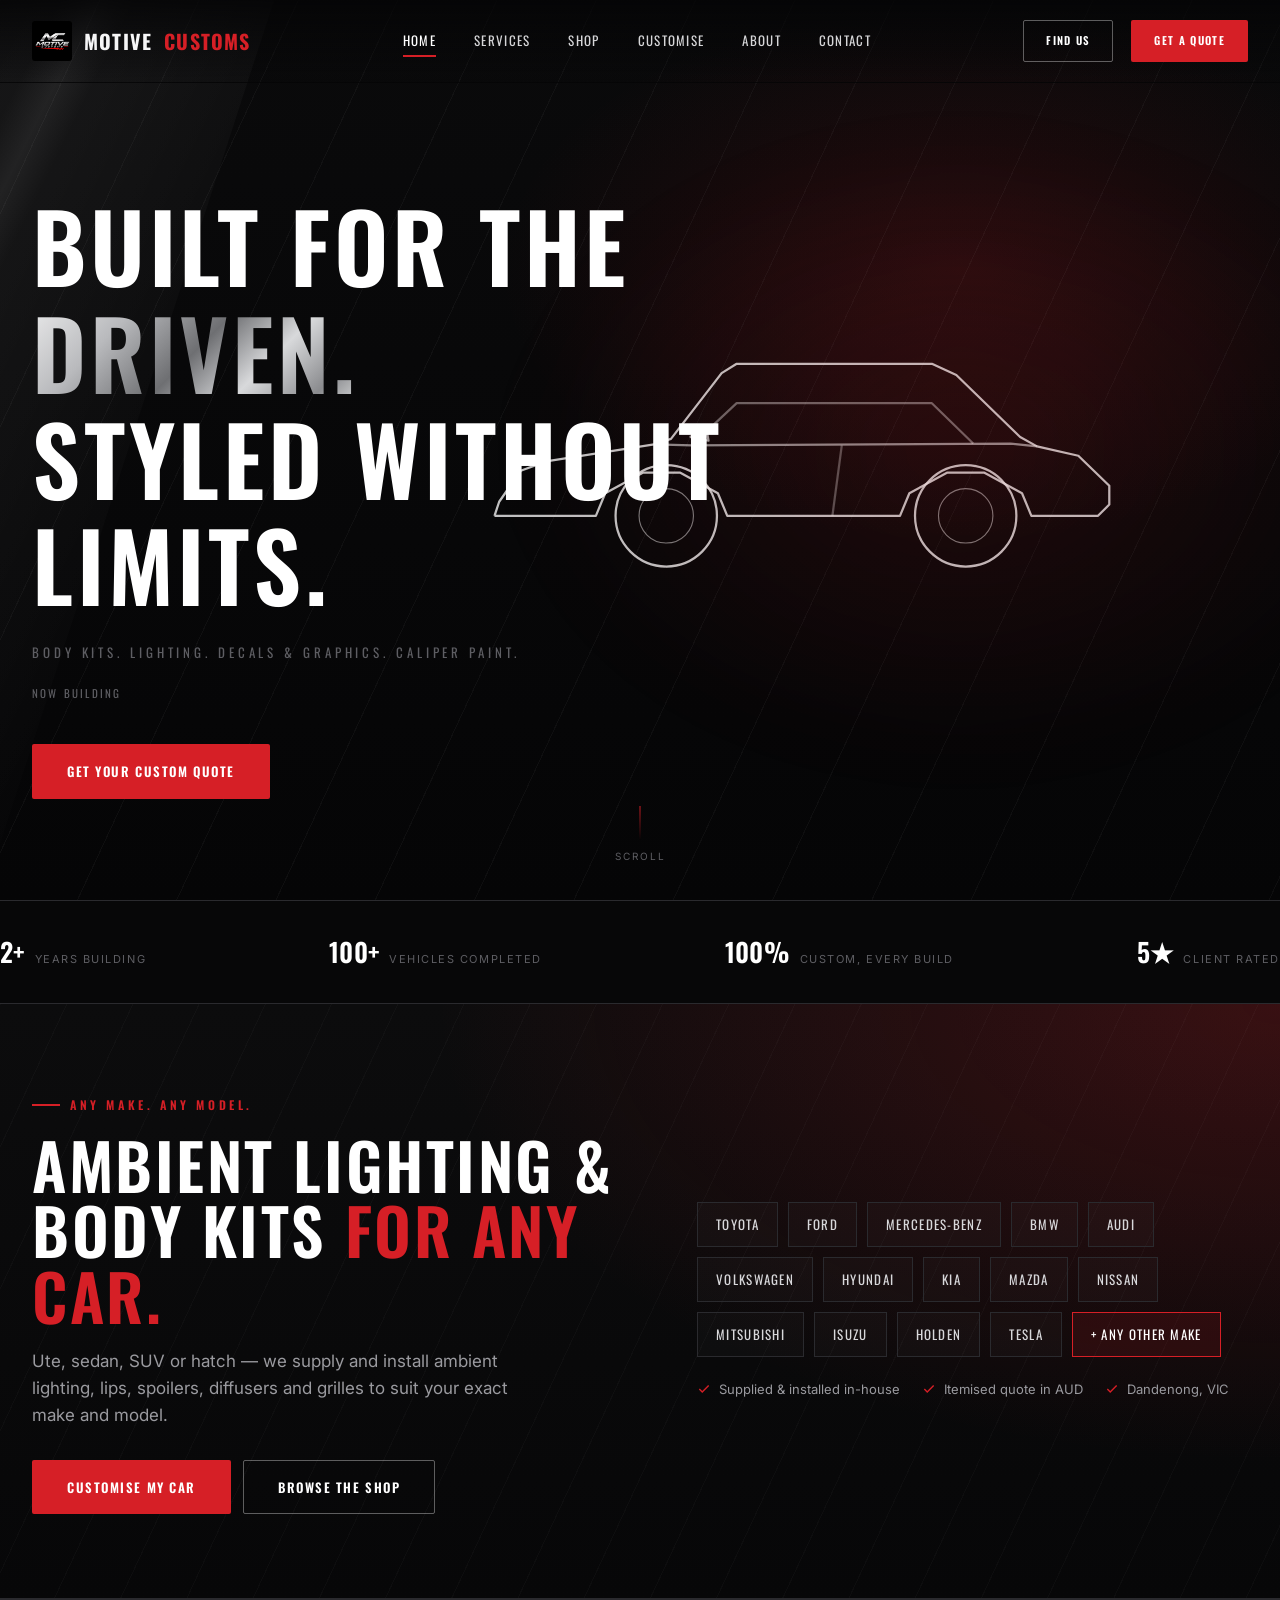
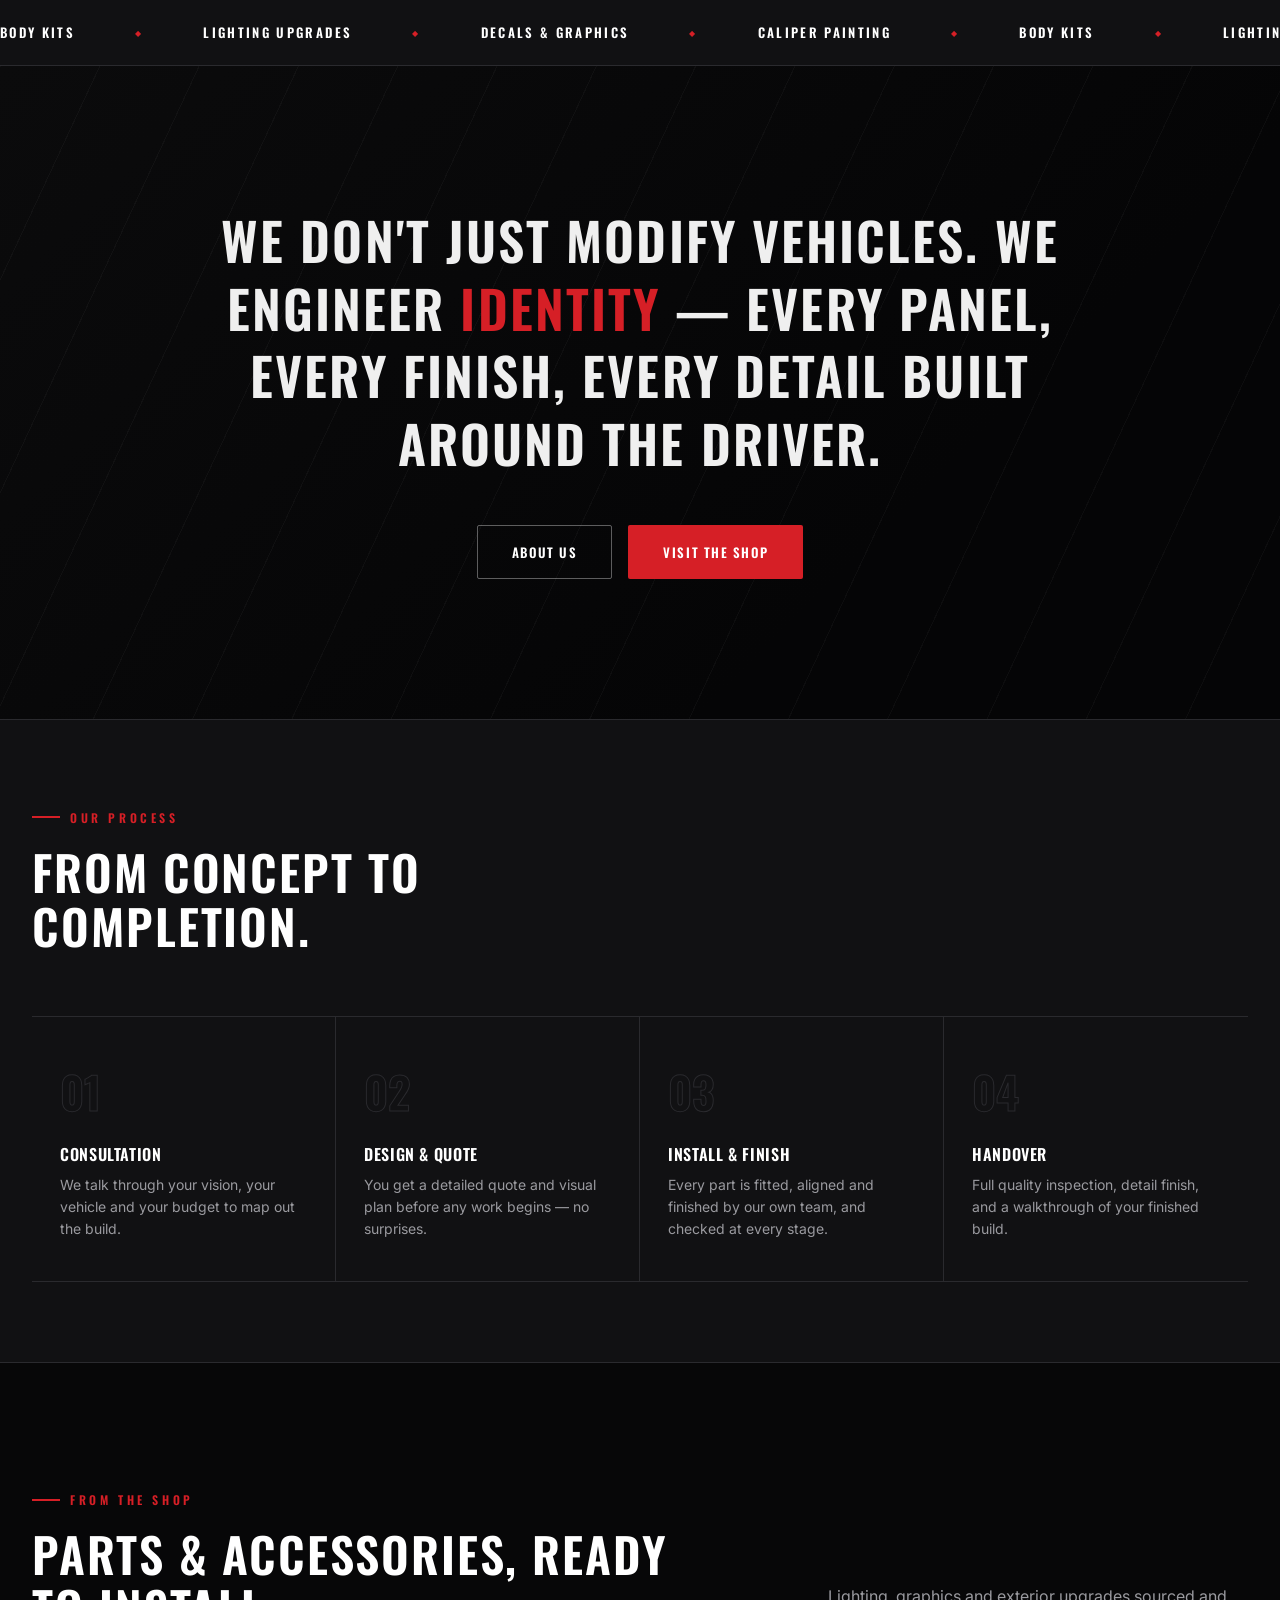
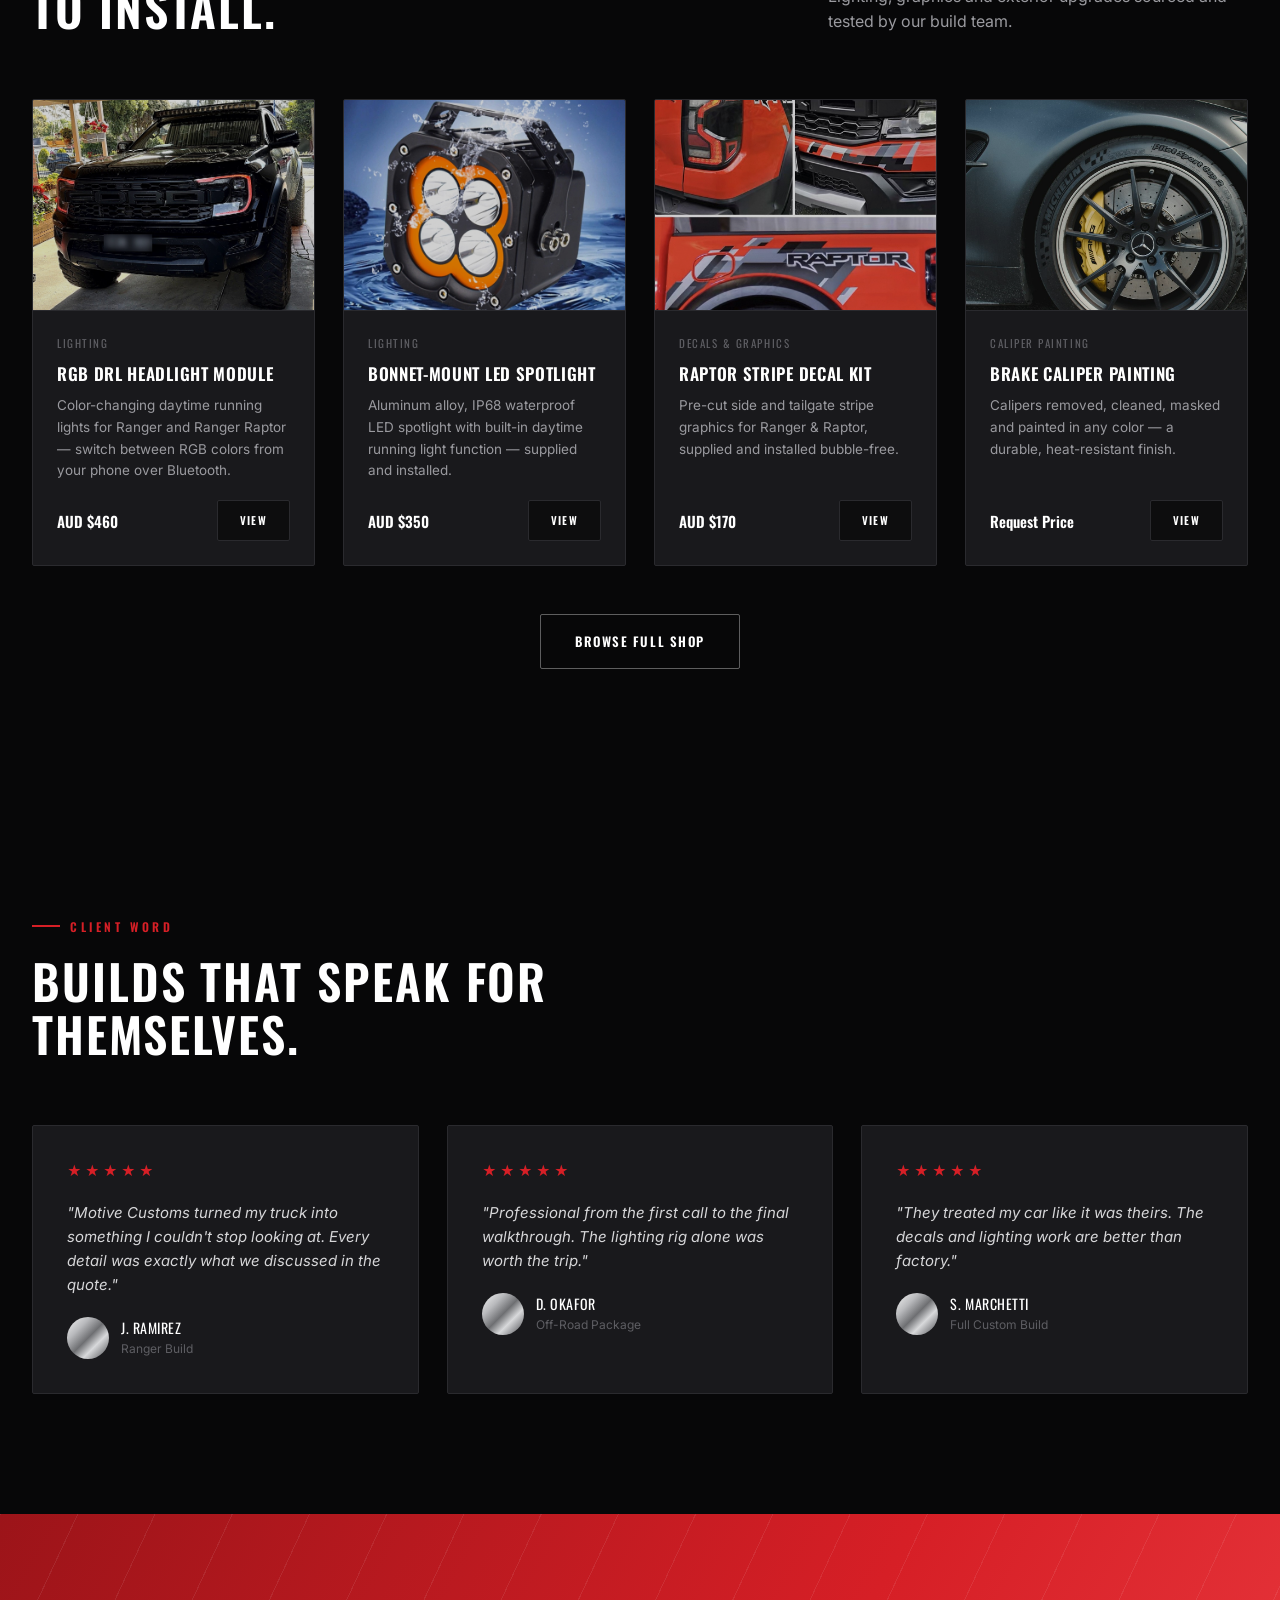
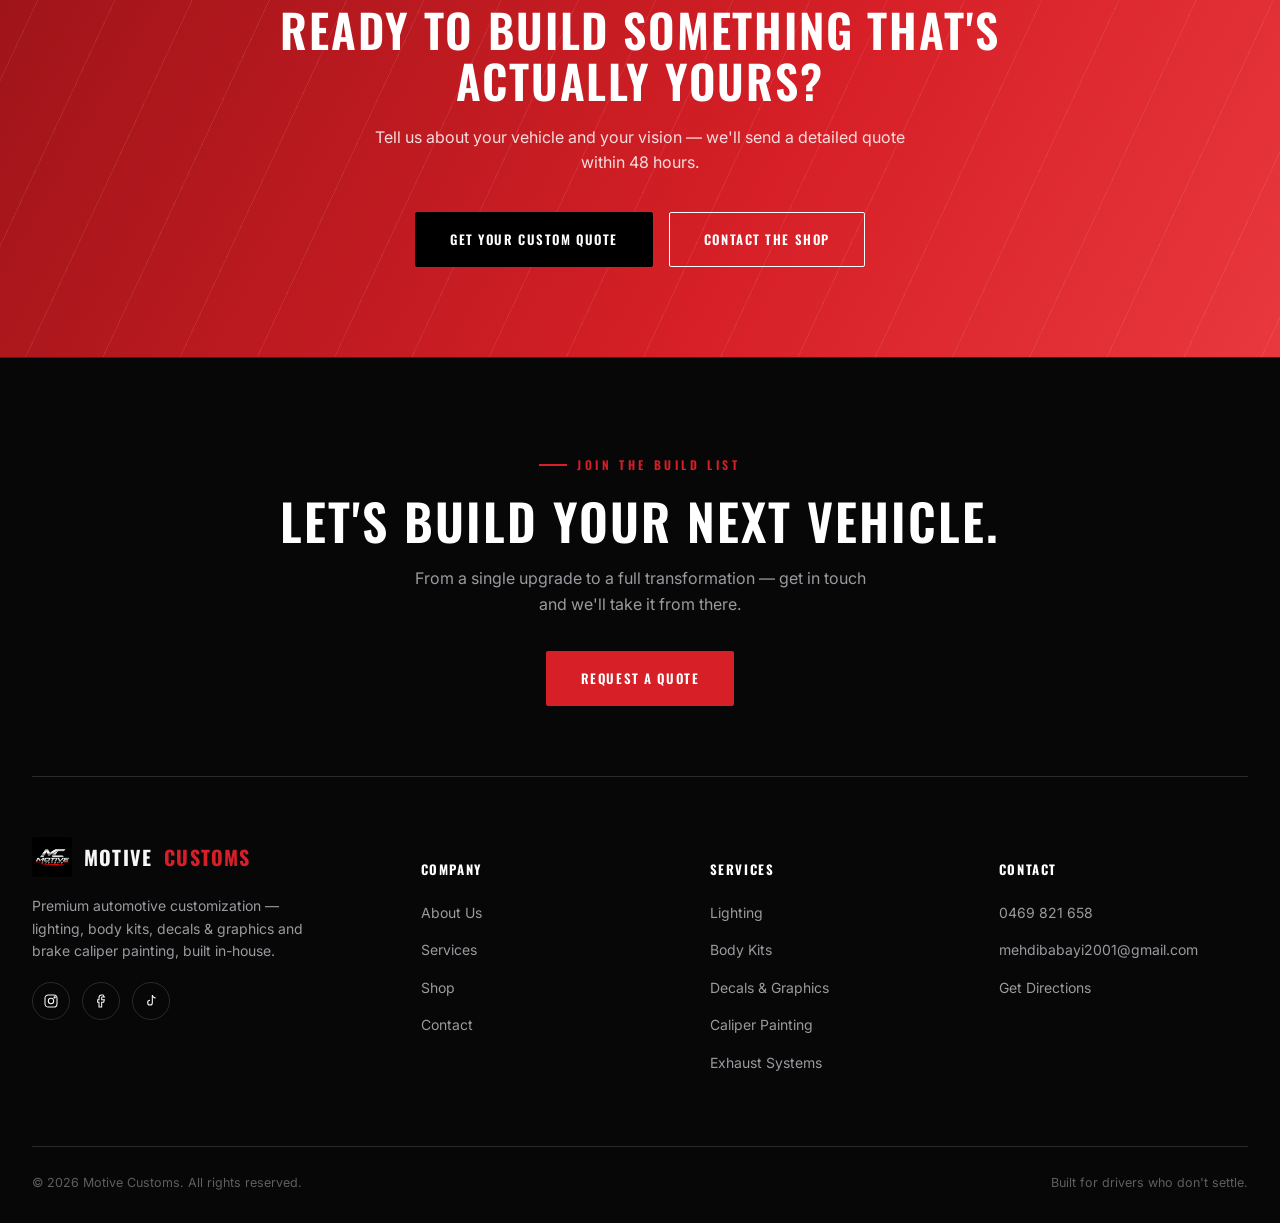
<file: index.html>
<!DOCTYPE html>
<html lang="en">
<head>
<meta charset="UTF-8">
<meta name="viewport" content="width=device-width, initial-scale=1.0">
<title>Motive Customs | Premium Automotive Customization</title>
<meta name="description" content="Motive Customs builds one-of-one vehicles — custom body kits, lighting, decals &amp; graphics and brake caliper painting. Get a quote today.">
<link rel="icon" href="images/logo.jpg">
<link rel="preconnect" href="https://fonts.googleapis.com">
<link href="https://fonts.googleapis.com/css2?family=Oswald:wght@400;500;600;700&family=Inter:wght@400;500;600&display=swap" rel="stylesheet">
<link rel="stylesheet" href="css/style.css?v=2">
</head>
<body>

<!-- ============ HEADER ============ -->
<header class="site-header">
  <div class="container nav-row">
    <a href="index.html" class="brand"><img src="images/logo.jpg" alt="Motive Customs"> MOTIVE <span>CUSTOMS</span></a>
    <nav class="nav-links">
      <a href="index.html" class="active">Home</a>
      <a href="services.html">Services</a>
      <a href="shop.html">Shop</a>
      <a href="customise.html">Customise</a>
      <a href="about.html">About</a>
      <a href="contact.html">Contact</a>
    </nav>
    <div class="nav-cta">
      <a href="contact.html" class="btn btn-outline btn-sm">Find Us</a>
      <a href="quote.html" class="btn btn-primary btn-sm">Get A Quote</a>
      <button class="nav-toggle" aria-label="Open menu"><span></span><span></span><span></span></button>
    </div>
  </div>
</header>

<div class="mobile-menu">
  <button class="mobile-close" aria-label="Close menu">&times;</button>
  <a href="index.html">Home</a>
  <a href="services.html">Services</a>
  <a href="shop.html">Shop</a>
  <a href="customise.html">Customise</a>
  <a href="about.html">About</a>
  <a href="contact.html">Contact</a>
  <a href="quote.html" class="btn btn-primary">Get A Quote</a>
</div>

<!-- ============ HERO ============ -->
<section class="hero">
  <div class="hero-sweep"></div>
  <div class="hero-visual" aria-hidden="true">
    <svg viewBox="0 0 900 420" preserveAspectRatio="xMidYMid meet">
      <g class="hv-rig">

        <path class="hv-line hv-draw" pathLength="1000" d="
          M 90,280 L 95,265 L 118,232 L 145,222 L 260,204 L 278,198
          L 332,128 L 348,118 L 556,118 L 582,130 L 650,196 L 668,206
          L 712,216 L 745,248 L 745,268 L 733,280 L 662,280 L 652,256
          L 612,234 L 572,234 L 532,256 L 522,280 L 338,280 L 328,256
          L 288,234 L 248,234 L 208,256 L 198,280 Z"/>
        <path class="hv-line hv-draw" pathLength="1000" opacity=".7" d="M 262,204 L 300,205 L 640,203 L 668,206"/>
        <path class="hv-line hv-draw" pathLength="1000" opacity=".5" d="M 300,205 L 348,160 L 556,160 L 600,203"/>
        <path class="hv-line hv-draw" pathLength="1000" opacity=".4" d="M 460,205 L 450,280"/>
        <path class="hv-line hv-draw" pathLength="1000" opacity=".8" d="M 298,196 L 316,188 L 318,200 Z"/>

        <circle class="hv-line hv-draw" pathLength="1000" cx="273" cy="280" r="54"/>
        <circle class="hv-rim hv-draw" pathLength="1000" cx="273" cy="280" r="29"/>
        <circle class="hv-line hv-draw" pathLength="1000" cx="592" cy="280" r="54"/>
        <circle class="hv-rim hv-draw" pathLength="1000" cx="592" cy="280" r="29"/>

        <g class="hv-mod hv-mod-1">
          <path class="hv-mod-shape" d="M184,280 L198,250 L234,224 L302,224 L338,250 L352,280"/>
          <path class="hv-mod-shape" d="M508,280 L522,250 L558,224 L626,224 L662,250 L676,280"/>
        </g>

        <g class="hv-mod hv-mod-2">
          <circle class="hv-mod-rim" cx="273" cy="280" r="40"/>
          <circle class="hv-mod-rim" cx="592" cy="280" r="40"/>
          <g class="hv-spokes">
            <line x1="273" y1="288" x2="273" y2="306"/>
            <line x1="265" y1="283" x2="248" y2="288"/>
            <line x1="268" y1="274" x2="258" y2="259"/>
            <line x1="278" y1="274" x2="288" y2="259"/>
            <line x1="281" y1="283" x2="298" y2="288"/>
            <line x1="592" y1="288" x2="592" y2="306"/>
            <line x1="584" y1="283" x2="567" y2="288"/>
            <line x1="587" y1="274" x2="577" y2="259"/>
            <line x1="597" y1="274" x2="607" y2="259"/>
            <line x1="600" y1="283" x2="617" y2="288"/>
          </g>
        </g>

        <g class="hv-mod hv-mod-3">
          <path class="hv-mod-shape" d="M605,100 L675,100 L670,90 L610,90 Z"/>
          <path class="hv-mod-shape" d="M615,98 L618,166"/>
          <path class="hv-mod-shape" d="M662,98 L660,202"/>
        </g>

        <g class="hv-mod hv-mod-4">
          <path class="hv-mod-shape" stroke-width="4" d="M121,229 L150,219"/>
        </g>

      </g>
    </svg>
  </div>
  <div class="container hero-inner">
    <h1>Built for the <em>driven.</em><br>Styled without limits.</h1>
    <p class="hero-line">Body Kits. Lighting. Decals &amp; Graphics. Caliper Paint.</p>
    <div class="hero-ticker">
      <span class="hero-ticker-label">Now Building</span>
      <span class="hero-ticker-stack">
        <span class="hero-ticker-item hv-mod-1">Front Lip Kit</span>
        <span class="hero-ticker-item hv-mod-2">Caliper Paint</span>
        <span class="hero-ticker-item hv-mod-3">Carbon Spoiler</span>
        <span class="hero-ticker-item hv-mod-4">LED Headlights</span>
      </span>
    </div>
    <div class="hero-actions">
      <a href="quote.html" class="btn btn-primary">Get Your Custom Quote</a>
    </div>
  </div>
  <div class="scroll-cue"><span class="line"></span> Scroll</div>
</section>

<!-- ============ STATS ============ -->
<section class="stats-bar">
  <div class="container stats-row">
    <div class="stats-item">
      <span class="stats-num"><span data-count="2">0</span>+</span>
      <span class="stats-label">Years Building</span>
    </div>
    <div class="stats-item">
      <span class="stats-num"><span data-count="100">0</span>+</span>
      <span class="stats-label">Vehicles Completed</span>
    </div>
    <div class="stats-item">
      <span class="stats-num"><span data-count="100">0</span>%</span>
      <span class="stats-label">Custom, Every Build</span>
    </div>
    <div class="stats-item">
      <span class="stats-num"><span data-count="5">0</span>★</span>
      <span class="stats-label">Client Rated</span>
    </div>
  </div>
</section>

<!-- ============ ANY MAKE / ANY MODEL ============ -->
<section class="anycar">
  <div class="container">
    <div class="reveal">
      <div class="eyebrow">Any Make. Any Model.</div>
      <h2>Ambient lighting &amp; body kits <span>for any car.</span></h2>
      <p class="anycar-lead">Ute, sedan, SUV or hatch — we supply and install ambient lighting, lips, spoilers, diffusers and grilles to suit your exact make and model.</p>
      <div class="anycar-actions">
        <a href="customise.html" class="btn btn-primary">Customise My Car</a>
        <a href="shop.html" class="btn btn-outline">Browse The Shop</a>
      </div>
    </div>
    <div class="reveal">
      <div class="anycar-brands"><span>Toyota</span><span>Ford</span><span>Mercedes-Benz</span><span>BMW</span><span>Audi</span><span>Volkswagen</span><span>Hyundai</span><span>Kia</span><span>Mazda</span><span>Nissan</span><span>Mitsubishi</span><span>Isuzu</span><span>Holden</span><span>Tesla</span><span class="more">+ Any Other Make</span></div>
      <ul class="anycar-points">
        <li><svg viewBox="0 0 24 24" fill="none" stroke="currentColor" stroke-width="2.4"><path d="M20 6L9 17l-5-5"/></svg> Supplied &amp; installed in-house</li>
        <li><svg viewBox="0 0 24 24" fill="none" stroke="currentColor" stroke-width="2.4"><path d="M20 6L9 17l-5-5"/></svg> Itemised quote in AUD</li>
        <li><svg viewBox="0 0 24 24" fill="none" stroke="currentColor" stroke-width="2.4"><path d="M20 6L9 17l-5-5"/></svg> Dandenong, VIC</li>
      </ul>
    </div>
  </div>
</section>

<!-- ============ MARQUEE ============ -->
<div class="marquee-bar">
  <div class="marquee-track">
    <span><b>Body Kits</b></span>
    <span><b>Lighting Upgrades</b></span>
    <span><b>Decals &amp; Graphics</b></span>
    <span><b>Caliper Painting</b></span>
    <span><b>Body Kits</b></span>
    <span><b>Lighting Upgrades</b></span>
    <span><b>Decals &amp; Graphics</b></span>
    <span><b>Caliper Painting</b></span>
    <span><b>Body Kits</b></span>
    <span><b>Lighting Upgrades</b></span>
    <span><b>Decals &amp; Graphics</b></span>
    <span><b>Caliper Painting</b></span>
  </div>
</div>

<!-- ============ MISSION ============ -->
<section class="mission">
  <div class="container reveal">
    <h2>We don't just modify vehicles. We engineer <span class="accent">identity</span> — every panel, every finish, every detail built around the driver.</h2>
    <div class="mission-actions">
      <a href="about.html" class="btn btn-outline">About Us</a>
      <a href="shop.html" class="btn btn-primary">Visit The Shop</a>
    </div>
  </div>
</section>

<!-- ============ PROCESS ============ -->
<section class="section-tight section-dark">
  <div class="container">
    <div class="section-head reveal">
      <div>
        <div class="eyebrow">Our Process</div>
        <h2>From concept to completion.</h2>
      </div>
    </div>
    <div class="process-list reveal">
      <div class="process-item">
        <div class="step-no">01</div>
        <h4>Consultation</h4>
        <p>We talk through your vision, your vehicle and your budget to map out the build.</p>
      </div>
      <div class="process-item">
        <div class="step-no">02</div>
        <h4>Design &amp; Quote</h4>
        <p>You get a detailed quote and visual plan before any work begins — no surprises.</p>
      </div>
      <div class="process-item">
        <div class="step-no">03</div>
        <h4>Install &amp; Finish</h4>
        <p>Every part is fitted, aligned and finished by our own team, and checked at every stage.</p>
      </div>
      <div class="process-item">
        <div class="step-no">04</div>
        <h4>Handover</h4>
        <p>Full quality inspection, detail finish, and a walkthrough of your finished build.</p>
      </div>
    </div>
  </div>
</section>

<!-- ============ SHOP PREVIEW ============ -->
<section class="section section-black">
  <div class="container">
    <div class="section-head reveal">
      <div>
        <div class="eyebrow">From The Shop</div>
        <h2>Parts &amp; accessories, ready to install.</h2>
      </div>
      <p>Lighting, graphics and exterior upgrades sourced and tested by our build team.</p>
    </div>
    <div class="grid grid-4" id="home-products"></div>
    <div style="text-align:center; margin-top:48px;">
      <a href="shop.html" class="btn btn-outline">Browse Full Shop</a>
    </div>
  </div>
</section>

<!-- ============ TESTIMONIALS ============ -->
<section class="section section-black">
  <div class="container">
    <div class="section-head reveal">
      <div>
        <div class="eyebrow">Client Word</div>
        <h2>Builds that speak for themselves.</h2>
      </div>
    </div>
    <div class="grid grid-3">
      <div class="testi-card reveal">
        <div class="testi-stars">★★★★★</div>
        <p>"Motive Customs turned my truck into something I couldn't stop looking at. Every detail was exactly what we discussed in the quote."</p>
        <div class="testi-person">
          <div class="testi-avatar"></div>
          <div>
            <div class="testi-name">J. Ramirez</div>
            <div class="testi-role">Ranger Build</div>
          </div>
        </div>
      </div>
      <div class="testi-card reveal">
        <div class="testi-stars">★★★★★</div>
        <p>"Professional from the first call to the final walkthrough. The lighting rig alone was worth the trip."</p>
        <div class="testi-person">
          <div class="testi-avatar"></div>
          <div>
            <div class="testi-name">D. Okafor</div>
            <div class="testi-role">Off-Road Package</div>
          </div>
        </div>
      </div>
      <div class="testi-card reveal">
        <div class="testi-stars">★★★★★</div>
        <p>"They treated my car like it was theirs. The decals and lighting work are better than factory."</p>
        <div class="testi-person">
          <div class="testi-avatar"></div>
          <div>
            <div class="testi-name">S. Marchetti</div>
            <div class="testi-role">Full Custom Build</div>
          </div>
        </div>
      </div>
    </div>
  </div>
</section>

<!-- ============ CTA ============ -->
<section class="cta-band">
  <div class="container reveal">
    <h2>Ready to build something that's actually yours?</h2>
    <p>Tell us about your vehicle and your vision — we'll send a detailed quote within 48 hours.</p>
    <div style="position:relative; display:flex; gap:16px; justify-content:center; flex-wrap:wrap;">
      <a href="quote.html" class="btn btn-dark">Get Your Custom Quote</a>
      <a href="contact.html" class="btn btn-outline">Contact The Shop</a>
    </div>
  </div>
</section>

<!-- ============ FOOTER ============ -->
<footer class="site-footer">
  <div class="container">
    <div class="footer-top reveal">
      <div class="eyebrow" style="justify-content:center;">Join The Build List</div>
      <h2>Let's build your next vehicle.</h2>
      <p>From a single upgrade to a full transformation — get in touch and we'll take it from there.</p>
      <a href="quote.html" class="btn btn-primary">Request A Quote</a>
    </div>
    <div class="footer-cols">
      <div class="footer-brand">
        <a href="index.html" class="brand"><img src="images/logo.jpg" alt="Motive Customs"> MOTIVE <span>CUSTOMS</span></a>
        <p>Premium automotive customization — lighting, body kits, decals &amp; graphics and brake caliper painting, built in-house.</p>
        <div class="footer-social">
          <a href="https://www.instagram.com/motivecustoms/" target="_blank" rel="noopener noreferrer" aria-label="Instagram"><svg viewBox="0 0 24 24" fill="none" stroke="currentColor" stroke-width="1.6"><rect x="3" y="3" width="18" height="18" rx="5"/><circle cx="12" cy="12" r="4"/><circle cx="17.5" cy="6.5" r="1"/></svg></a>
          <a href="https://www.facebook.com/share/19xbVZXygR/" target="_blank" rel="noopener noreferrer" aria-label="Facebook"><svg viewBox="0 0 24 24" fill="none" stroke="currentColor" stroke-width="1.6"><path d="M15 3h-2a4 4 0 00-4 4v3H7v4h2v7h4v-7h3l1-4h-4V7a1 1 0 011-1h3z"/></svg></a>
          <a href="https://www.tiktok.com/@motivecustoms" target="_blank" rel="noopener noreferrer" aria-label="TikTok"><svg viewBox="0 0 24 24" fill="none" stroke="currentColor" stroke-width="1.6" stroke-linejoin="round"><path d="M14 3v11.5a3.5 3.5 0 11-3.5-3.5"/><path d="M14 3c.4 2.6 2.2 4.4 5 4.6"/></svg></a>
        </div>
      </div>
      <div class="footer-col">
        <h5>Company</h5>
        <ul>
          <li><a href="about.html">About Us</a></li>
          <li><a href="services.html">Services</a></li>
          <li><a href="shop.html">Shop</a></li>
          <li><a href="contact.html">Contact</a></li>
        </ul>
      </div>
      <div class="footer-col">
        <h5>Services</h5>
        <ul>
          <li><a href="services.html#lighting">Lighting</a></li>
          <li><a href="services.html#body-kits">Body Kits</a></li>
          <li><a href="services.html#wraps">Decals &amp; Graphics</a></li>
          <li><a href="services.html#calipers">Caliper Painting</a></li>
          <li><a href="services.html#exhaust">Exhaust Systems</a></li>
        </ul>
      </div>
      <div class="footer-col">
        <h5>Contact</h5>
        <ul>
          <li><a href="tel:+61469821658">0469 821 658</a></li>
          <li><a href="mailto:mehdibabayi2001@gmail.com">mehdibabayi2001@gmail.com</a></li>
          <li><a href="https://www.google.com/maps/dir/?api=1&amp;destination=21+Ingrid+Street%2C+Dandenong+VIC+3175" target="_blank" rel="noopener noreferrer">Get Directions</a></li>
        </ul>
      </div>
    </div>
    <div class="footer-bottom">
      <span>&copy; 2026 Motive Customs. All rights reserved.</span>
      <span>Built for drivers who don't settle.</span>
    </div>
  </div>
</footer>

<script src="js/products.js"></script>
<script src="js/main.js"></script>
</body>
</html>
</file>
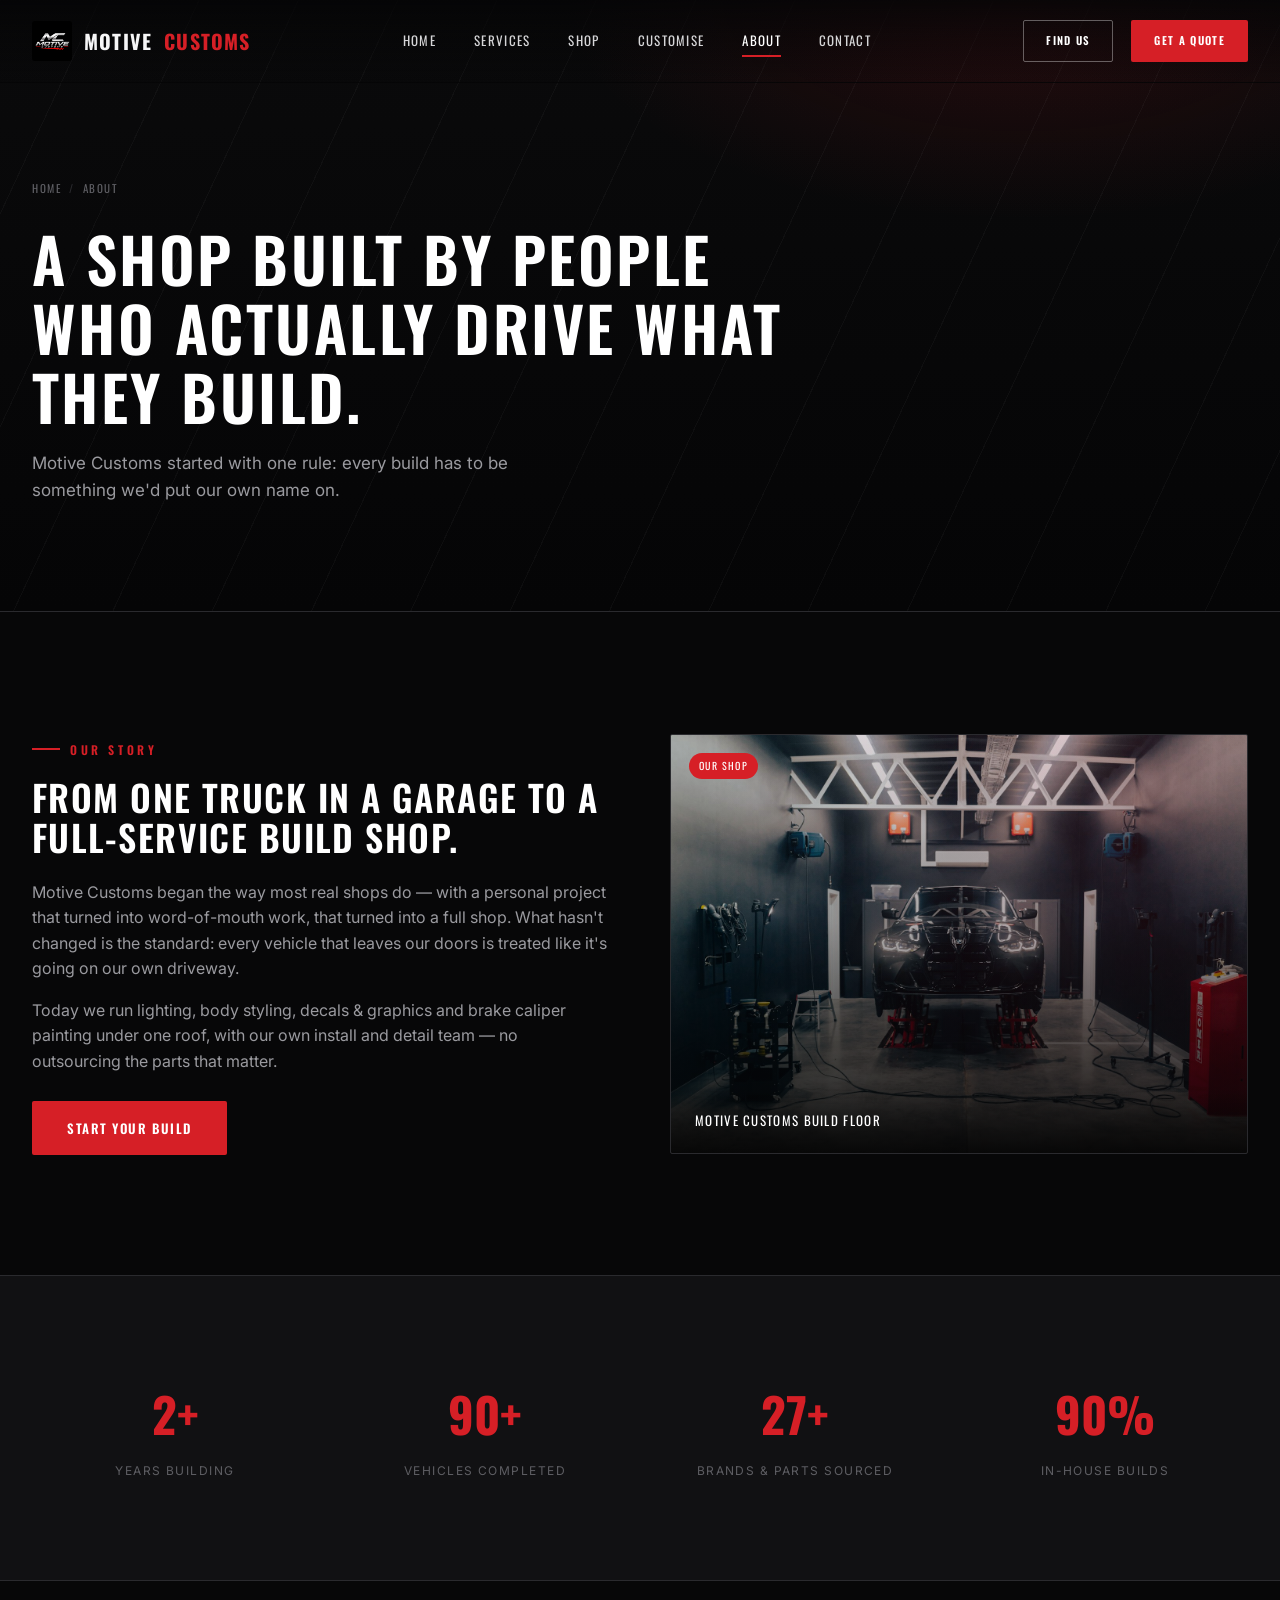
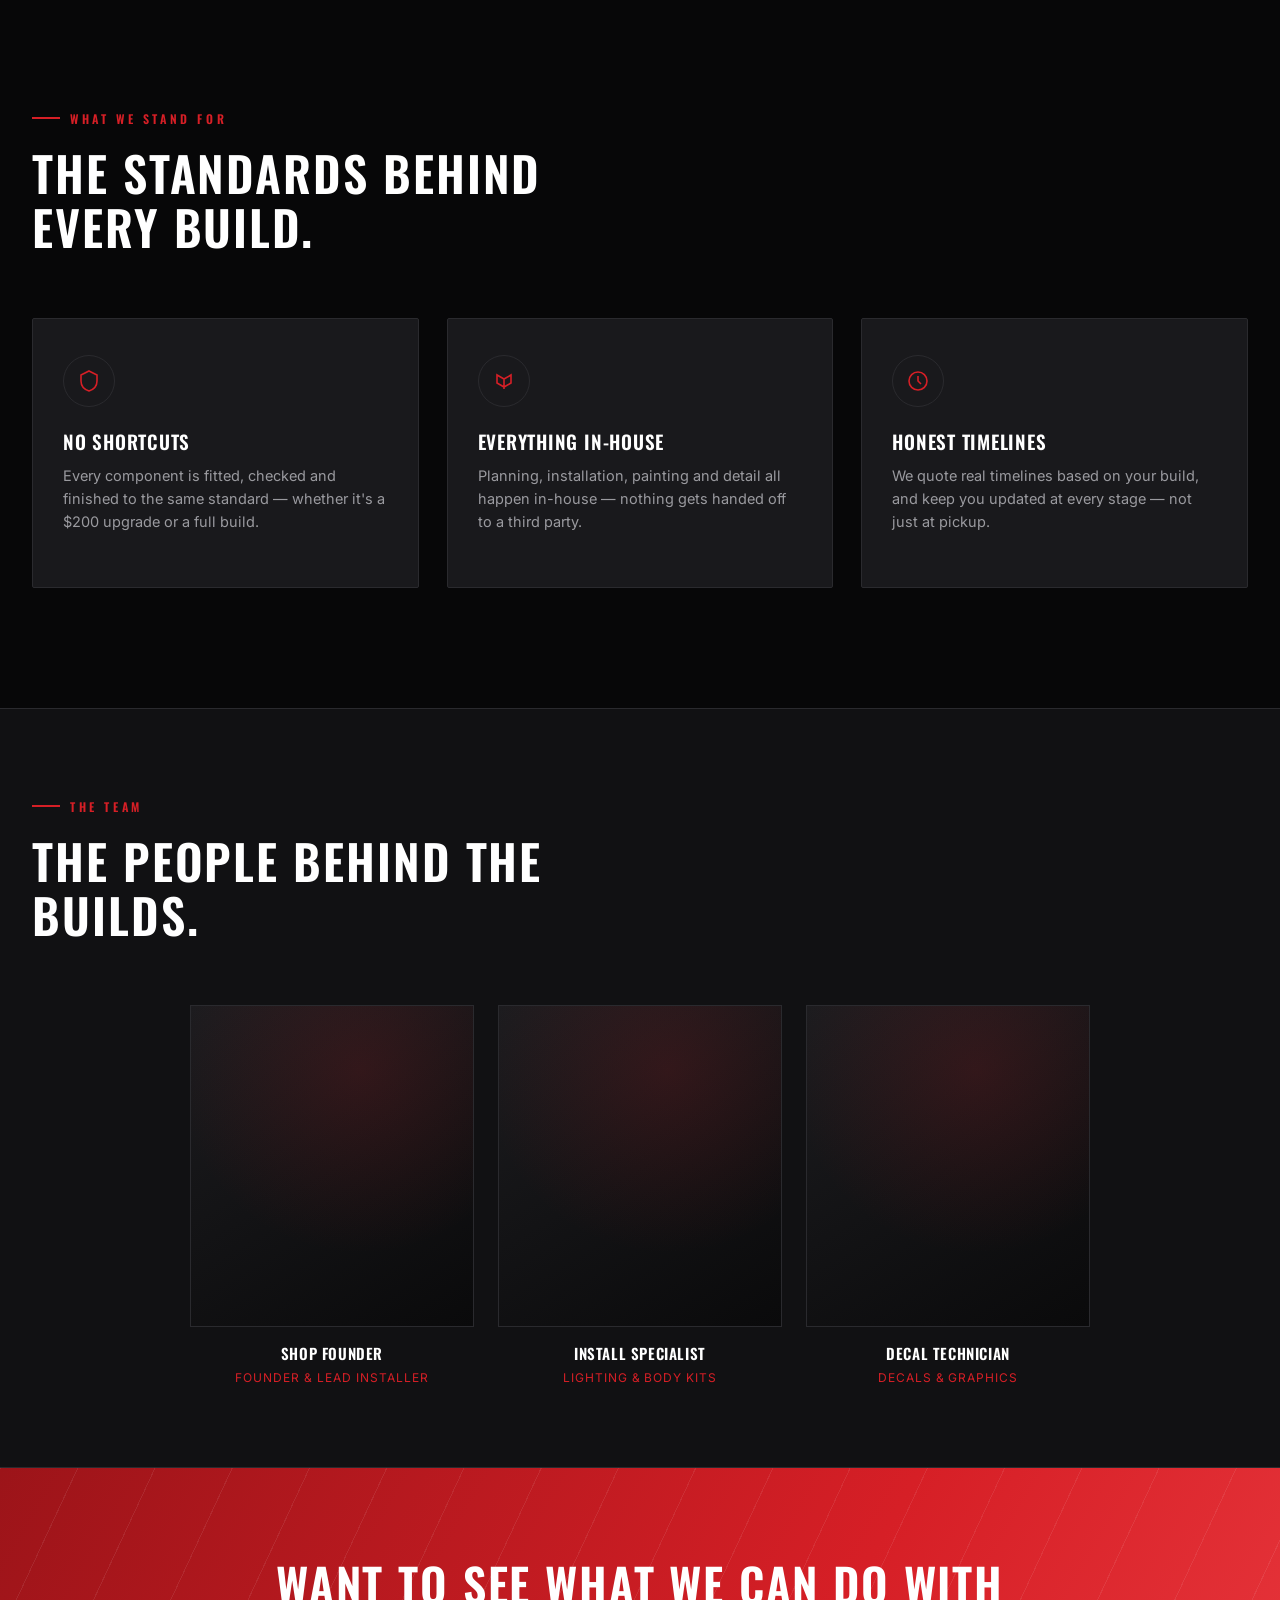
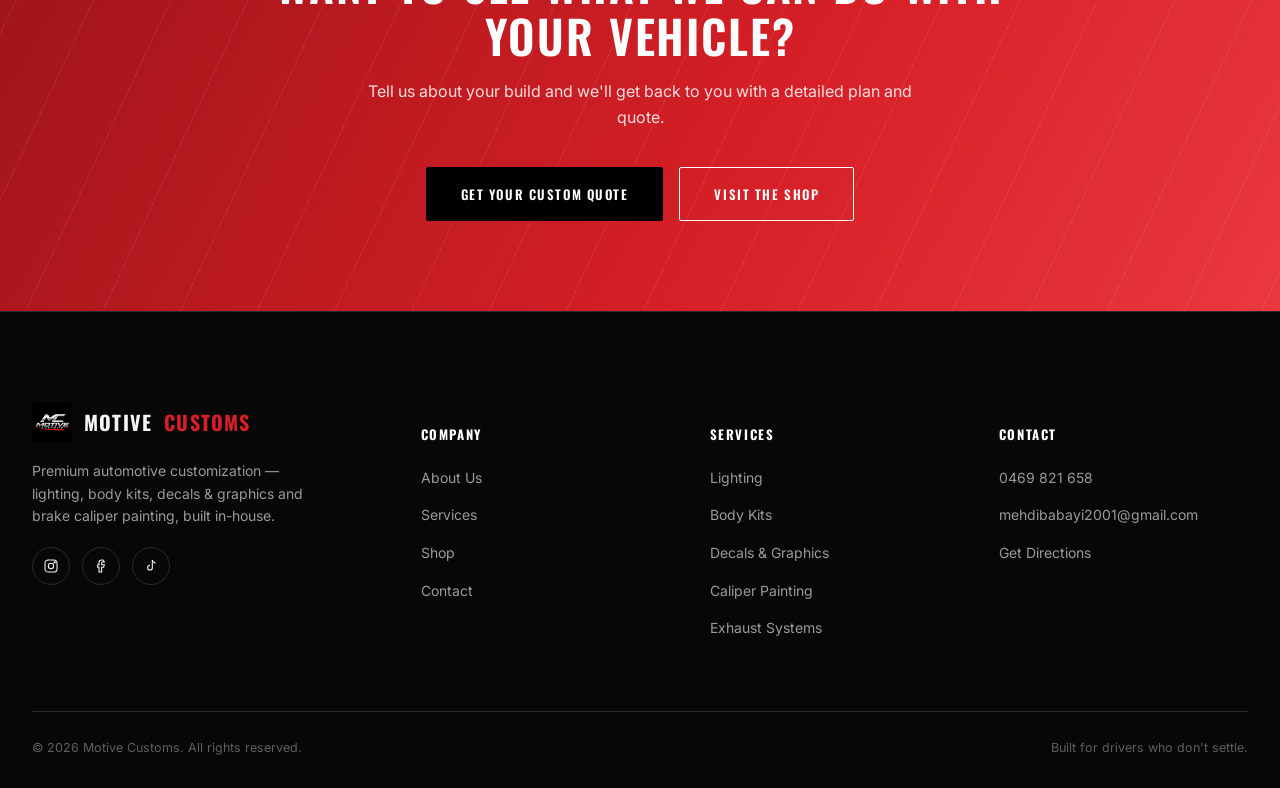
<file: about.html>
<!DOCTYPE html>
<html lang="en">
<head>
<meta charset="UTF-8">
<meta name="viewport" content="width=device-width, initial-scale=1.0">
<title>About | Motive Customs</title>
<meta name="description" content="Motive Customs is a premium automotive customization shop — lighting, body kits, decals &amp; graphics and brake caliper painting, built in-house.">
<link rel="icon" href="images/logo.jpg">
<link rel="preconnect" href="https://fonts.googleapis.com">
<link href="https://fonts.googleapis.com/css2?family=Oswald:wght@400;500;600;700&family=Inter:wght@400;500;600&display=swap" rel="stylesheet">
<link rel="stylesheet" href="css/style.css?v=2">
</head>
<body>

<header class="site-header">
  <div class="container nav-row">
    <a href="index.html" class="brand"><img src="images/logo.jpg" alt="Motive Customs"> MOTIVE <span>CUSTOMS</span></a>
    <nav class="nav-links">
      <a href="index.html">Home</a>
      <a href="services.html">Services</a>
      <a href="shop.html">Shop</a>
      <a href="customise.html">Customise</a>
      <a href="about.html" class="active">About</a>
      <a href="contact.html">Contact</a>
    </nav>
    <div class="nav-cta">
      <a href="contact.html" class="btn btn-outline btn-sm">Find Us</a>
      <a href="quote.html" class="btn btn-primary btn-sm">Get A Quote</a>
      <button class="nav-toggle" aria-label="Open menu"><span></span><span></span><span></span></button>
    </div>
  </div>
</header>

<div class="mobile-menu">
  <button class="mobile-close" aria-label="Close menu">&times;</button>
  <a href="index.html">Home</a>
  <a href="services.html">Services</a>
  <a href="shop.html">Shop</a>
  <a href="customise.html">Customise</a>
  <a href="about.html">About</a>
  <a href="contact.html">Contact</a>
  <a href="quote.html" class="btn btn-primary">Get A Quote</a>
</div>

<section class="page-hero">
  <div class="container">
    <div class="breadcrumb"><a href="index.html">Home</a><span class="sep">/</span><span>About</span></div>
    <h1>A shop built by people who actually drive what they build.</h1>
    <p>Motive Customs started with one rule: every build has to be something we'd put our own name on.</p>
  </div>
</section>

<section class="section section-black">
  <div class="container">
    <div class="grid" style="grid-template-columns: 1fr 1fr; gap:60px; align-items:center;">
      <div class="reveal">
        <div class="eyebrow">Our Story</div>
        <h2 style="font-size:36px; color:#fff; margin-bottom:22px;">From one truck in a garage to a full-service build shop.</h2>
        <p>Motive Customs began the way most real shops do — with a personal project that turned into word-of-mouth work, that turned into a full shop. What hasn't changed is the standard: every vehicle that leaves our doors is treated like it's going on our own driveway.</p>
        <p>Today we run lighting, body styling, decals &amp; graphics and brake caliper painting under one roof, with our own install and detail team — no outsourcing the parts that matter.</p>
        <a href="quote.html" class="btn btn-primary" style="margin-top:10px;">Start Your Build</a>
      </div>
      <div class="visual reveal" style="min-height:420px;"><img class="visual-photo" src="images/stock/garage-workshop.jpg" alt="Motive Customs build floor"><div class="visual-shade"></div><span class="visual-tag">Our Shop</span><div class="visual-label">Motive Customs Build Floor</div></div>
    </div>
  </div>
</section>

<section class="section-tight section-dark">
  <div class="container">
    <div class="value-grid reveal">
      <div class="value-item">
        <div class="big-num"><span data-count="2">0</span><span>+</span></div>
        <div class="big-label">Years Building</div>
      </div>
      <div class="value-item">
        <div class="big-num"><span data-count="100">0</span><span>+</span></div>
        <div class="big-label">Vehicles Completed</div>
      </div>
      <div class="value-item">
        <div class="big-num"><span data-count="30">0</span><span>+</span></div>
        <div class="big-label">Brands &amp; Parts Sourced</div>
      </div>
      <div class="value-item">
        <div class="big-num"><span data-count="100">0</span><span>%</span></div>
        <div class="big-label">In-House Builds</div>
      </div>
    </div>
  </div>
</section>

<section class="section section-black">
  <div class="container">
    <div class="section-head reveal">
      <div>
        <div class="eyebrow">What We Stand For</div>
        <h2>The standards behind every build.</h2>
      </div>
    </div>
    <div class="grid grid-3">
      <div class="card reveal">
        <div class="icon"><svg viewBox="0 0 24 24" fill="none" stroke="currentColor" stroke-width="1.6"><path d="M12 2l8 4v6c0 5-3.5 8.5-8 10-4.5-1.5-8-5-8-10V6z"/></svg></div>
        <h3>No Shortcuts</h3>
        <p>Every component is fitted, checked and finished to the same standard — whether it's a $200 upgrade or a full build.</p>
      </div>
      <div class="card reveal">
        <div class="icon"><svg viewBox="0 0 24 24" fill="none" stroke="currentColor" stroke-width="1.6"><path d="M12 20V10M12 10L5 6v8l7 4M12 10l7-4v8l-7 4"/></svg></div>
        <h3>Everything In-House</h3>
        <p>Planning, installation, painting and detail all happen in-house — nothing gets handed off to a third party.</p>
      </div>
      <div class="card reveal">
        <div class="icon"><svg viewBox="0 0 24 24" fill="none" stroke="currentColor" stroke-width="1.6"><circle cx="12" cy="12" r="9"/><path d="M12 7v5l3 3"/></svg></div>
        <h3>Honest Timelines</h3>
        <p>We quote real timelines based on your build, and keep you updated at every stage — not just at pickup.</p>
      </div>
    </div>
  </div>
</section>

<section class="section-tight section-dark">
  <div class="container">
    <div class="section-head reveal">
      <div>
        <div class="eyebrow">The Team</div>
        <h2>The people behind the builds.</h2>
      </div>
    </div>
    <div class="team-grid reveal">
      <div class="team-card">
        <div class="team-photo"></div>
        <h4>Shop Founder</h4>
        <div class="role">Founder &amp; Lead Installer</div>
      </div>
      <div class="team-card">
        <div class="team-photo"></div>
        <h4>Install Specialist</h4>
        <div class="role">Lighting &amp; Body Kits</div>
      </div>
      <div class="team-card">
        <div class="team-photo"></div>
        <h4>Decal Technician</h4>
        <div class="role">Decals &amp; Graphics</div>
      </div>
    </div>
  </div>
</section>

<section class="cta-band">
  <div class="container reveal">
    <h2>Want to see what we can do with your vehicle?</h2>
    <p>Tell us about your build and we'll get back to you with a detailed plan and quote.</p>
    <div style="position:relative; display:flex; gap:16px; justify-content:center; flex-wrap:wrap;">
      <a href="quote.html" class="btn btn-dark">Get Your Custom Quote</a>
      <a href="contact.html" class="btn btn-outline">Visit The Shop</a>
    </div>
  </div>
</section>

<footer class="site-footer">
  <div class="container">
    <div class="footer-cols">
      <div class="footer-brand">
        <a href="index.html" class="brand"><img src="images/logo.jpg" alt="Motive Customs"> MOTIVE <span>CUSTOMS</span></a>
        <p>Premium automotive customization — lighting, body kits, decals &amp; graphics and brake caliper painting, built in-house.</p>
        <div class="footer-social">
          <a href="https://www.instagram.com/motivecustoms/" target="_blank" rel="noopener noreferrer" aria-label="Instagram"><svg viewBox="0 0 24 24" fill="none" stroke="currentColor" stroke-width="1.6"><rect x="3" y="3" width="18" height="18" rx="5"/><circle cx="12" cy="12" r="4"/><circle cx="17.5" cy="6.5" r="1"/></svg></a>
          <a href="https://www.facebook.com/share/19xbVZXygR/" target="_blank" rel="noopener noreferrer" aria-label="Facebook"><svg viewBox="0 0 24 24" fill="none" stroke="currentColor" stroke-width="1.6"><path d="M15 3h-2a4 4 0 00-4 4v3H7v4h2v7h4v-7h3l1-4h-4V7a1 1 0 011-1h3z"/></svg></a>
          <a href="https://www.tiktok.com/@motivecustoms" target="_blank" rel="noopener noreferrer" aria-label="TikTok"><svg viewBox="0 0 24 24" fill="none" stroke="currentColor" stroke-width="1.6" stroke-linejoin="round"><path d="M14 3v11.5a3.5 3.5 0 11-3.5-3.5"/><path d="M14 3c.4 2.6 2.2 4.4 5 4.6"/></svg></a>
        </div>
      </div>
      <div class="footer-col">
        <h5>Company</h5>
        <ul>
          <li><a href="about.html">About Us</a></li>
          <li><a href="services.html">Services</a></li>
          <li><a href="shop.html">Shop</a></li>
          <li><a href="contact.html">Contact</a></li>
        </ul>
      </div>
      <div class="footer-col">
        <h5>Services</h5>
        <ul>
          <li><a href="services.html#lighting">Lighting</a></li>
          <li><a href="services.html#body-kits">Body Kits</a></li>
          <li><a href="services.html#wraps">Decals &amp; Graphics</a></li>
          <li><a href="services.html#calipers">Caliper Painting</a></li>
          <li><a href="services.html#exhaust">Exhaust Systems</a></li>
        </ul>
      </div>
      <div class="footer-col">
        <h5>Contact</h5>
        <ul>
          <li><a href="tel:+61469821658">0469 821 658</a></li>
          <li><a href="mailto:mehdibabayi2001@gmail.com">mehdibabayi2001@gmail.com</a></li>
          <li><a href="https://www.google.com/maps/dir/?api=1&amp;destination=21+Ingrid+Street%2C+Dandenong+VIC+3175" target="_blank" rel="noopener noreferrer">Get Directions</a></li>
        </ul>
      </div>
    </div>
    <div class="footer-bottom">
      <span>&copy; 2026 Motive Customs. All rights reserved.</span>
      <span>Built for drivers who don't settle.</span>
    </div>
  </div>
</footer>

<script src="js/products.js"></script>
<script src="js/main.js"></script>
</body>
</html>
</file>
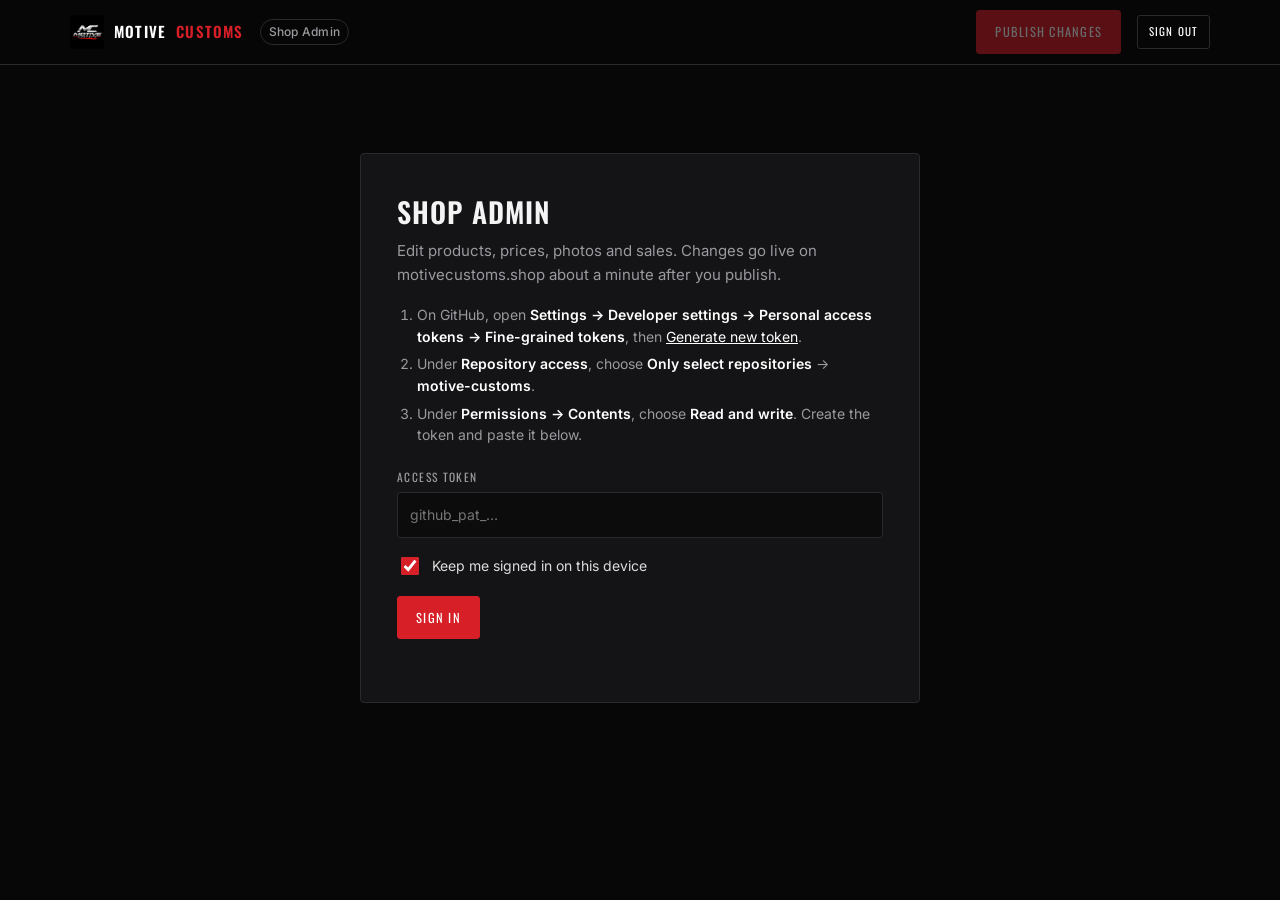
<file: admin.html>
<!DOCTYPE html>
<html lang="en">
<head>
<meta charset="UTF-8">
<meta name="viewport" content="width=device-width, initial-scale=1.0">
<meta name="robots" content="noindex, nofollow">
<title>Shop Admin | Motive Customs</title>
<link rel="icon" href="images/logo.jpg">
<link rel="preconnect" href="https://fonts.googleapis.com">
<link href="https://fonts.googleapis.com/css2?family=Oswald:wght@400;500;600;700&family=Inter:wght@400;500;600&display=swap" rel="stylesheet">
<style>
:root{--bg:#070708;--panel:#141416;--panel2:#1b1b1e;--line:#2a2a2e;--text:#f4f4f5;--muted:#9a9a9f;--dim:#5e5e63;--red:#d61f26;--red2:#ef262d;--ok:#2fbf71;--warn:#f0b429}
*{box-sizing:border-box}
body{margin:0;background:var(--bg);color:var(--text);font:15px/1.55 Inter,system-ui,sans-serif;-webkit-font-smoothing:antialiased}
h1,h2,h3{font-family:Oswald,sans-serif;text-transform:uppercase;letter-spacing:.04em;margin:0;font-weight:600}
a{color:#fff}
button{font:inherit;cursor:pointer}
.wrap{max-width:1180px;margin:0 auto;padding:0 20px}
.top{position:sticky;top:0;z-index:20;background:rgba(7,7,8,.94);backdrop-filter:blur(8px);border-bottom:1px solid var(--line)}
.top .wrap{display:flex;align-items:center;gap:16px;height:64px}
.brand{display:flex;align-items:center;gap:10px;font-family:Oswald;font-weight:600;letter-spacing:.08em;text-decoration:none}
.brand img{width:34px;height:34px;object-fit:cover}
.brand em{font-style:normal;color:var(--red)}
.brand small{font-family:Inter;font-weight:500;letter-spacing:.02em;color:var(--muted);font-size:12px;margin-left:6px;padding:3px 8px;border:1px solid var(--line);border-radius:99px}
.top .sp{flex:1}
.btn{display:inline-flex;align-items:center;justify-content:center;gap:8px;padding:11px 18px;border:1px solid var(--line);background:var(--panel2);color:#fff;font-family:Oswald;font-size:12.5px;letter-spacing:.1em;text-transform:uppercase;border-radius:3px;transition:all .2s;white-space:nowrap}
.btn:hover{border-color:#4a4a50}
.btn.primary{background:var(--red);border-color:var(--red)}
.btn.primary:hover{background:var(--red2)}
.btn.ghost{background:transparent}
.btn.danger{color:#ff8a8f}
.btn.danger:hover{border-color:var(--red)}
.btn:disabled{opacity:.4;cursor:not-allowed}
.btn.sm{padding:7px 11px;font-size:11px}
.status{font-size:13px;color:var(--muted)}
.status.dirty{color:var(--warn)}
.status.ok{color:var(--ok)}
.card{background:var(--panel);border:1px solid var(--line);border-radius:4px}
main{padding:28px 0 80px}
.login{max-width:560px;margin:60px auto;padding:36px}
.login h1{font-size:28px;margin-bottom:6px}
.login p{color:var(--muted);margin:0 0 18px}
.login ol{color:var(--muted);padding-left:20px;margin:0 0 22px;font-size:14px}
.login ol li{margin-bottom:6px}
.login ol b{color:#fff;font-weight:600}
label.f{display:block;font-family:Oswald;font-size:11.5px;letter-spacing:.12em;text-transform:uppercase;color:var(--muted);margin:0 0 6px}
input[type=text],input[type=number],input[type=password],input[type=url],select,textarea{width:100%;background:#0c0c0d;border:1px solid var(--line);border-radius:3px;padding:11px 12px;color:#fff;font:inherit;font-size:14px}
input:focus,select:focus,textarea:focus{outline:none;border-color:var(--red)}
textarea{min-height:110px;resize:vertical}
.check{display:flex;align-items:center;gap:10px;font-size:14px;color:#ddd;cursor:pointer}
.check input{width:18px;height:18px;accent-color:var(--red)}
.err{color:#ff9a9d;font-size:13.5px;min-height:1.3em;margin-top:10px}
.tabs{display:flex;gap:6px;margin-bottom:20px;border-bottom:1px solid var(--line)}
.tab{background:none;border:0;border-bottom:2px solid transparent;color:var(--muted);padding:12px 14px;font-family:Oswald;letter-spacing:.1em;text-transform:uppercase;font-size:13px}
.tab.active{color:#fff;border-bottom-color:var(--red)}
.bar{display:flex;flex-wrap:wrap;gap:10px;align-items:center;margin-bottom:16px}
.bar input[type=text]{max-width:280px}
.bar select{max-width:200px}
.list{display:flex;flex-direction:column;gap:8px}
.row{display:grid;grid-template-columns:64px minmax(0,1fr) 150px auto;gap:14px;align-items:center;padding:10px 12px;background:var(--panel);border:1px solid var(--line);border-radius:4px}
.row.hidden-p{opacity:.5}
.row img{width:64px;height:48px;object-fit:cover;border-radius:2px;background:#222}
.row .nm{font-weight:600;color:#fff;overflow:hidden;text-overflow:ellipsis;white-space:nowrap}
.row .meta{font-size:12.5px;color:var(--muted);display:flex;gap:8px;flex-wrap:wrap;margin-top:2px}
.pill{font-size:11px;padding:2px 8px;border-radius:99px;border:1px solid var(--line);color:var(--muted)}
.pill.red{border-color:rgba(214,31,38,.6);color:#ff6b70}
.pill.ok{border-color:rgba(47,191,113,.5);color:#5fd897}
.row .pr{font-family:Oswald;font-size:15px;letter-spacing:.03em}
.row .pr s{color:var(--dim);font-size:12px;margin-right:6px}
.row .pr b{color:#ff4d52;font-weight:600}
.row .acts{display:flex;gap:6px}
.empty{color:var(--muted);text-align:center;padding:40px}
/* editor */
.ov{position:fixed;inset:0;background:rgba(0,0,0,.7);z-index:50;display:none;justify-content:flex-end}
.ov.open{display:flex}
.ed{width:min(640px,100%);height:100%;overflow:auto;background:var(--panel);border-left:1px solid var(--line);padding:26px 26px 110px}
.ed h2{font-size:22px;margin-bottom:18px}
.grid2{display:grid;grid-template-columns:1fr 1fr;gap:14px}
.fld{margin-bottom:16px}
.hint{font-size:12.5px;color:var(--dim);margin-top:5px}
.imgbox{display:grid;grid-template-columns:160px 1fr;gap:14px;align-items:start}
.imgbox img{width:160px;height:120px;object-fit:cover;border:1px solid var(--line);background:#222}
.edfoot{position:fixed;bottom:0;right:0;width:min(640px,100%);display:flex;gap:10px;justify-content:flex-end;padding:14px 26px;background:var(--panel2);border-top:1px solid var(--line)}
.sec{padding:24px;margin-bottom:18px}
.sec h3{font-size:17px;margin-bottom:6px}
.sec p{color:var(--muted);margin:0 0 16px;font-size:14px}
.note{border-left:3px solid var(--warn);background:rgba(240,180,41,.07);padding:12px 14px;font-size:13.5px;color:#e9dcb9;margin:14px 0 0}
.preview-bar{margin-top:14px;height:38px;display:flex;align-items:center;justify-content:center;background:linear-gradient(135deg,#ff4d52,#d61f26 45%,#7c0d11);font-family:Oswald;letter-spacing:.12em;text-transform:uppercase;font-size:13px}
.toast{position:fixed;left:50%;bottom:24px;transform:translateX(-50%) translateY(20px);opacity:0;background:#222;border:1px solid var(--line);padding:12px 18px;border-radius:4px;z-index:80;transition:all .3s;font-size:14px;max-width:90vw}
.toast.show{opacity:1;transform:translateX(-50%)}
@media (max-width:720px){
  .row{grid-template-columns:56px minmax(0,1fr);}
  .row img{width:56px;height:42px}
  .row .pr{grid-column:2}
  .row .acts{grid-column:1/-1;justify-content:flex-end}
  .grid2,.imgbox{grid-template-columns:1fr}
  .top .wrap{height:auto;padding-top:10px;padding-bottom:10px;flex-wrap:wrap}
  .brand small{display:none}
}
</style>
</head>
<body>

<header class="top">
  <div class="wrap">
    <a class="brand" href="index.html" target="_blank" rel="noopener"><img src="images/logo.jpg" alt=""> MOTIVE <em>CUSTOMS</em> <small>Shop Admin</small></a>
    <div class="sp"></div>
    <span class="status" id="status"></span>
    <button class="btn primary" id="publish" disabled hidden>Publish Changes</button>
    <button class="btn ghost sm" id="logout" hidden>Sign Out</button>
  </div>
</header>

<main>
  <div class="wrap">

    <!-- Sign in -->
    <section class="card login" id="login" hidden>
      <h1>Shop Admin</h1>
      <p>Edit products, prices, photos and sales. Changes go live on motivecustoms.shop about a minute after you publish.</p>
      <ol>
        <li>On GitHub, open <b>Settings → Developer settings → Personal access tokens → Fine-grained tokens</b>, then <a href="https://github.com/settings/personal-access-tokens/new" target="_blank" rel="noopener">Generate new token</a>.</li>
        <li>Under <b>Repository access</b>, choose <b>Only select repositories</b> → <b>motive-customs</b>.</li>
        <li>Under <b>Permissions → Contents</b>, choose <b>Read and write</b>. Create the token and paste it below.</li>
      </ol>
      <div class="fld">
        <label class="f" for="token">Access token</label>
        <input type="password" id="token" autocomplete="off" placeholder="github_pat_…">
      </div>
      <label class="check" style="margin-bottom:18px"><input type="checkbox" id="remember" checked> Keep me signed in on this device</label>
      <button class="btn primary" id="signin">Sign In</button>
      <div class="err" id="loginErr"></div>
    </section>

    <!-- App -->
    <section id="app" hidden>
      <div class="tabs">
        <button class="tab active" data-tab="products">Products</button>
        <button class="tab" data-tab="sale">Sale</button>
      </div>

      <div data-panel="products">
        <div class="bar">
          <input type="text" id="search" placeholder="Search products…">
          <select id="filter">
            <option value="">All categories</option>
          </select>
          <div style="flex:1"></div>
          <button class="btn primary" id="add">+ Add Product</button>
        </div>
        <div class="list" id="list"></div>
      </div>

      <div data-panel="sale" hidden>
        <div class="card sec">
          <h3>Sale bar</h3>
          <p>A slim red bar across the top of every page of the website.</p>
          <label class="check" style="margin-bottom:14px"><input type="checkbox" id="saleOn"> Show the sale bar</label>
          <div class="grid2">
            <div class="fld"><label class="f" for="saleText">Bar text</label><input type="text" id="saleText" maxlength="90" placeholder="Black Friday Sale — 15% off selected products"></div>
            <div class="fld"><label class="f" for="saleLink">Bar links to</label><input type="text" id="saleLink" placeholder="shop.html"></div>
          </div>
          <div class="preview-bar" id="salePreview">Preview</div>
        </div>
        <div class="card sec">
          <h3>Sale prices</h3>
          <p>Set a sale price on every product that has a price. Customers see the normal price crossed out next to the sale price, plus a “Sale” badge. You can also change single products from the Products tab.</p>
          <div class="bar">
            <label class="f" for="pct" style="margin:0">Discount %</label>
            <input type="number" id="pct" min="1" max="90" value="15" style="max-width:100px">
            <select id="pctCat" style="max-width:220px"><option value="">All categories</option></select>
            <button class="btn" id="applyPct">Apply Sale Price</button>
            <button class="btn danger" id="clearSale">End Sale (Clear Sale Prices)</button>
          </div>
          <div class="note">Sale prices are calculated from your current normal price. Only show a crossed-out price you have genuinely been charging. Raising prices just to “discount” them is misleading under Australian Consumer Law.</div>
        </div>
      </div>
    </section>
  </div>
</main>

<!-- Editor -->
<div class="ov" id="ov">
  <form class="ed" id="ed" autocomplete="off">
    <h2 id="edTitle">Edit Product</h2>
    <div class="fld"><label class="f" for="f-name">Product name *</label><input type="text" id="f-name" required></div>
    <div class="grid2">
      <div class="fld"><label class="f" for="f-cat">Category *</label><select id="f-cat"></select></div>
      <div class="fld"><label class="f" for="f-badge">Badge (optional)</label><input type="text" id="f-badge" placeholder="New Arrival, Best Seller…"></div>
    </div>
    <div class="grid2">
      <div class="fld"><label class="f" for="f-price">Price (AUD)</label><input type="number" id="f-price" min="0" step="0.01" placeholder="Leave blank = Request Price"></div>
      <div class="fld"><label class="f" for="f-sale">Sale price (AUD)</label><input type="number" id="f-sale" min="0" step="0.01" placeholder="Blank = not on sale"><div class="hint">Must be lower than the price.</div></div>
    </div>
    <div class="fld"><label class="f" for="f-summary">Short description (card)</label><textarea id="f-summary" style="min-height:70px" maxlength="220"></textarea></div>
    <div class="fld"><label class="f" for="f-desc">Full description (popup)</label><textarea id="f-desc"></textarea></div>
    <div class="fld"><label class="f" for="f-variants">Options (one per line)</label><textarea id="f-variants" style="min-height:70px" placeholder="Black Trim · Black Tips&#10;Silver Trim · Silver Tips"></textarea></div>
    <div class="fld">
      <label class="f">Photo</label>
      <div class="imgbox">
        <img id="f-imgprev" alt="">
        <div>
          <input type="file" id="f-img" accept="image/*">
          <div class="hint">JPG or PNG. It's resized automatically. Landscape (4:3) looks best on cards.</div>
          <div class="fld" style="margin-top:10px"><label class="f" for="f-alt">Photo description (for Google & screen readers)</label><input type="text" id="f-alt"></div>
        </div>
      </div>
    </div>
    <div class="fld" style="display:flex;flex-direction:column;gap:10px">
      <label class="check"><input type="checkbox" id="f-visible"> Show on website</label>
      <label class="check"><input type="checkbox" id="f-featured"> Feature on home page (first 4 shown)</label>
      <label class="check"><input type="checkbox" id="f-tall"> Tall photo on phones (for portrait photos)</label>
    </div>
    <details class="fld"><summary style="cursor:pointer;color:var(--muted);font-size:13px">Advanced</summary>
      <div class="fld" style="margin-top:12px"><label class="f" for="f-link">Button goes to (leave blank for normal Inquire)</label><input type="text" id="f-link" placeholder="customise.html?upgrade=ambient"></div>
    </details>
    <div class="err" id="edErr"></div>
    <div class="edfoot">
      <button type="button" class="btn ghost" id="edCancel">Cancel</button>
      <button type="submit" class="btn primary">Save Product</button>
    </div>
  </form>
</div>

<div class="toast" id="toast"></div>

<script>
(function () {
  var OWNER = 'hamayoun313', REPO = 'motive-customs', BRANCH = 'main', DATA = 'data/products.json', IMG_DIR = 'images/products/';
  var API = 'https://api.github.com/repos/' + OWNER + '/' + REPO + '/contents/';
  var CATS = { 'lighting': 'Lighting', 'body-kits': 'Body Kits & Styling', 'wraps': 'Decals & Graphics', 'calipers': 'Caliper Painting', 'exhaust': 'Exhaust' };
  var KEY = 'mc_admin_token';

  var token = null, data = null, sha = null, dirty = false, editing = null, pendingImages = {};
  var $ = function (id) { return document.getElementById(id); };

  function store(get, val) {
    try { if (get) return localStorage.getItem(KEY) || sessionStorage.getItem(KEY); }
    catch (e) { return null; }
  }
  function saveToken(t, remember) {
    try { (remember ? localStorage : sessionStorage).setItem(KEY, t); } catch (e) {}
  }
  function clearToken() { try { localStorage.removeItem(KEY); sessionStorage.removeItem(KEY); } catch (e) {} }

  function toast(msg, ms) {
    var t = $('toast'); t.textContent = msg; t.classList.add('show');
    clearTimeout(t._h); t._h = setTimeout(function () { t.classList.remove('show'); }, ms || 3200);
  }
  function setStatus(msg, cls) { var s = $('status'); s.textContent = msg; s.className = 'status ' + (cls || ''); }
  function markDirty() {
    dirty = true; $('publish').disabled = false;
    setStatus('Unpublished changes', 'dirty');
  }

  /* ---------- base64 helpers (UTF-8 safe) ---------- */
  function b64encode(str) { return btoa(unescape(encodeURIComponent(str))); }
  function b64decode(b64) { return decodeURIComponent(escape(atob(b64.replace(/\n/g, '')))); }

  function gh(path, opts) {
    opts = opts || {};
    opts.headers = Object.assign({ 'Authorization': 'Bearer ' + token, 'Accept': 'application/vnd.github+json', 'X-GitHub-Api-Version': '2022-11-28' }, opts.headers || {});
    return fetch(API + path + (opts.method ? '' : (path.indexOf('?') > -1 ? '&' : '?') + 'ref=' + BRANCH + '&t=' + Date.now()), opts).then(function (r) {
      return r.json().catch(function () { return {}; }).then(function (j) {
        if (!r.ok) { var e = new Error(j.message || ('GitHub error ' + r.status)); e.status = r.status; throw e; }
        return j;
      });
    });
  }

  /* ---------- sign in ---------- */
  function signIn(t, remember) {
    token = t;
    setStatus('Loading…');
    return gh(DATA).then(function (file) {
      sha = file.sha;
      data = JSON.parse(b64decode(file.content));
      data.settings = data.settings || {}; data.settings.sale = data.settings.sale || { enabled: false, text: '', link: 'shop.html' };
      if (remember != null) saveToken(t, remember);
      $('login').hidden = true; $('app').hidden = false; $('publish').hidden = false; $('logout').hidden = false;
      dirty = false; $('publish').disabled = true; setStatus('All changes published', 'ok');
      renderList(); renderSale();
    }).catch(function (e) {
      token = null;
      $('login').hidden = false; $('app').hidden = true;
      setStatus('');
      $('loginErr').textContent = e.status === 401 ? 'That token wasn’t accepted. Check you copied all of it and it hasn’t expired.'
        : e.status === 404 ? 'This token can’t see the motive-customs repository. Give it access to that repository with Contents: Read and write.'
        : 'Couldn’t connect: ' + e.message;
      clearToken();
    });
  }
  $('signin').addEventListener('click', function () {
    var t = $('token').value.trim(); $('loginErr').textContent = '';
    if (!t) { $('loginErr').textContent = 'Paste your access token first.'; return; }
    signIn(t, $('remember').checked);
  });
  $('token').addEventListener('keydown', function (e) { if (e.key === 'Enter') $('signin').click(); });
  $('logout').addEventListener('click', function () {
    if (dirty && !confirm('You have unpublished changes. Sign out anyway?')) return;
    clearToken(); location.reload();
  });

  /* ---------- tabs ---------- */
  document.querySelectorAll('.tab').forEach(function (t) {
    t.addEventListener('click', function () {
      document.querySelectorAll('.tab').forEach(function (x) { x.classList.toggle('active', x === t); });
      document.querySelectorAll('[data-panel]').forEach(function (p) { p.hidden = p.getAttribute('data-panel') !== t.getAttribute('data-tab'); });
    });
  });

  /* ---------- product list ---------- */
  function catOptions(sel, withAll) {
    sel.innerHTML = (withAll ? '<option value="">All categories</option>' : '') +
      Object.keys(CATS).map(function (k) { return '<option value="' + k + '">' + CATS[k] + '</option>'; }).join('');
  }
  catOptions($('filter'), true); catOptions($('pctCat'), true); catOptions($('f-cat'), false);

  function esc(s) { return String(s == null ? '' : s).replace(/&/g, '&amp;').replace(/</g, '&lt;').replace(/>/g, '&gt;').replace(/"/g, '&quot;'); }
  function money(n) { return '$' + Number(n).toLocaleString('en-AU', { maximumFractionDigits: 2 }); }
  function imgSrc(p) { return pendingImages[p.id] ? pendingImages[p.id].dataUrl : p.image; }

  function renderList() {
    var q = $('search').value.trim().toLowerCase(), cat = $('filter').value;
    var list = $('list'); list.innerHTML = '';
    var items = data.products.filter(function (p) {
      return (!cat || p.category === cat) && (!q || (p.name + ' ' + p.summary).toLowerCase().indexOf(q) > -1);
    });
    if (!items.length) { list.innerHTML = '<div class="empty">No products match.</div>'; return; }
    items.forEach(function (p) {
      var i = data.products.indexOf(p);
      var onSale = p.price != null && p.salePrice != null && p.salePrice < p.price;
      var row = document.createElement('div');
      row.className = 'row' + (p.visible === false ? ' hidden-p' : '');
      row.innerHTML =
        '<img src="' + esc(imgSrc(p)) + '" alt="">' +
        '<div style="min-width:0"><div class="nm">' + esc(p.name) + '</div><div class="meta"><span>' + esc(CATS[p.category] || p.category) + '</span>' +
          (p.visible === false ? '<span class="pill">Hidden</span>' : '<span class="pill ok">Live</span>') +
          (p.featured ? '<span class="pill">Home page</span>' : '') + (onSale ? '<span class="pill red">Sale</span>' : '') + '</div></div>' +
        '<div class="pr">' + (p.price == null ? '<span style="color:var(--muted)">Request Price</span>' : onSale ? '<s>' + money(p.price) + '</s><b>' + money(p.salePrice) + '</b>' : money(p.price)) + '</div>' +
        '<div class="acts">' +
          '<button class="btn sm ghost" data-a="up" title="Move up"' + (i === 0 ? ' disabled' : '') + '>↑</button>' +
          '<button class="btn sm ghost" data-a="down" title="Move down"' + (i === data.products.length - 1 ? ' disabled' : '') + '>↓</button>' +
          '<button class="btn sm ghost" data-a="vis">' + (p.visible === false ? 'Show' : 'Hide') + '</button>' +
          '<button class="btn sm" data-a="edit">Edit</button>' +
          '<button class="btn sm danger" data-a="del">Delete</button>' +
        '</div>';
      row.addEventListener('click', function (e) {
        var b = e.target.closest('[data-a]'); if (!b) return;
        var a = b.getAttribute('data-a');
        if (a === 'edit') return openEditor(p);
        if (a === 'del') {
          if (!confirm('Delete "' + p.name + '"? It will be removed from the website when you publish.')) return;
          data.products.splice(i, 1); delete pendingImages[p.id];
        }
        if (a === 'vis') p.visible = p.visible === false;
        if (a === 'up' && i > 0) { data.products.splice(i, 1); data.products.splice(i - 1, 0, p); }
        if (a === 'down' && i < data.products.length - 1) { data.products.splice(i, 1); data.products.splice(i + 1, 0, p); }
        markDirty(); renderList();
      });
      list.appendChild(row);
    });
  }
  $('search').addEventListener('input', renderList);
  $('filter').addEventListener('change', renderList);

  /* ---------- editor ---------- */
  function slugify(s) { return s.toLowerCase().replace(/[^a-z0-9]+/g, '-').replace(/^-|-$/g, '').slice(0, 60) || 'product'; }

  function openEditor(p) {
    editing = p || null;
    var v = p || { name: '', category: 'lighting', badge: '', price: null, salePrice: null, summary: '', description: '', variants: [], image: '', imageAlt: '', visible: true, featured: false, tallOnMobile: false, inquireUrl: '' };
    $('edTitle').textContent = p ? 'Edit Product' : 'Add Product';
    $('f-name').value = v.name; $('f-cat').value = v.category; $('f-badge').value = v.badge || '';
    $('f-price').value = v.price == null ? '' : v.price; $('f-sale').value = v.salePrice == null ? '' : v.salePrice;
    $('f-summary').value = v.summary || ''; $('f-desc').value = v.description || '';
    $('f-variants').value = (v.variants || []).join('\n');
    $('f-alt').value = v.imageAlt || ''; $('f-img').value = '';
    $('f-imgprev').src = p ? imgSrc(p) : ''; $('f-imgprev').dataset.pending = '';
    $('f-visible').checked = v.visible !== false; $('f-featured').checked = !!v.featured; $('f-tall').checked = !!v.tallOnMobile;
    $('f-link').value = v.inquireUrl || '';
    $('edErr').textContent = '';
    $('ov').classList.add('open'); $('f-name').focus();
  }
  function closeEditor() { $('ov').classList.remove('open'); editing = null; }
  $('add').addEventListener('click', function () { openEditor(null); });
  $('edCancel').addEventListener('click', closeEditor);
  $('ov').addEventListener('click', function (e) { if (e.target === $('ov')) closeEditor(); });
  document.addEventListener('keydown', function (e) { if (e.key === 'Escape' && $('ov').classList.contains('open')) closeEditor(); });

  var newImage = null;
  $('f-img').addEventListener('change', function () {
    var file = this.files && this.files[0]; newImage = null;
    if (!file) return;
    resizeImage(file, 1600).then(function (dataUrl) {
      newImage = dataUrl; $('f-imgprev').src = dataUrl;
    }).catch(function () { $('edErr').textContent = 'That image couldn’t be read. Try a JPG or PNG.'; });
  });
  function resizeImage(file, max) {
    return new Promise(function (resolve, reject) {
      var img = new Image(), url = URL.createObjectURL(file);
      img.onload = function () {
        var s = Math.min(1, max / Math.max(img.width, img.height));
        var c = document.createElement('canvas'); c.width = Math.round(img.width * s); c.height = Math.round(img.height * s);
        var ctx = c.getContext('2d'); ctx.fillStyle = '#fff'; ctx.fillRect(0, 0, c.width, c.height);
        ctx.drawImage(img, 0, 0, c.width, c.height); URL.revokeObjectURL(url);
        resolve(c.toDataURL('image/jpeg', 0.86));
      };
      img.onerror = reject; img.src = url;
    });
  }
  function num(v) { if (v === '' || v == null) return null; var n = Math.round(Number(v) * 100) / 100; return isNaN(n) ? null : n; }

  $('ed').addEventListener('submit', function (e) {
    e.preventDefault();
    var name = $('f-name').value.trim(), price = num($('f-price').value), sale = num($('f-sale').value);
    var err = '';
    if (!name) err = 'Give the product a name.';
    else if (sale != null && price == null) err = 'Add a normal price before setting a sale price.';
    else if (sale != null && sale >= price) err = 'The sale price must be lower than the normal price.';
    else if (!editing && !newImage) err = 'Add a photo for the new product.';
    if (err) { $('edErr').textContent = err; return; }

    var p = editing || { id: '' };
    if (!editing) {
      var base = slugify(name), id = base, n = 2;
      while (data.products.some(function (x) { return x.id === id; })) id = base + '-' + (n++);
      p.id = id;
    }
    p.name = name; p.category = $('f-cat').value; p.categoryLabel = CATS[p.category];
    p.badge = $('f-badge').value.trim(); p.price = price; p.salePrice = sale;
    p.summary = $('f-summary').value.trim(); p.description = $('f-desc').value.trim();
    p.variants = $('f-variants').value.split('\n').map(function (s) { return s.trim(); }).filter(Boolean);
    p.imageAlt = $('f-alt').value.trim() || name;
    p.visible = $('f-visible').checked; p.featured = $('f-featured').checked; p.tallOnMobile = $('f-tall').checked;
    p.inquireUrl = $('f-link').value.trim(); p.inquireName = name;
    if (p.imageFit == null) p.imageFit = 'cover';
    if (p.imagePosition == null) p.imagePosition = '';
    if (newImage) {
      var path = IMG_DIR + p.id + '-' + Date.now().toString(36) + '.jpg';
      pendingImages[p.id] = { path: path, dataUrl: newImage };
      p.image = path; p.imagePosition = '';
    }
    if (!editing) data.products.unshift(p);
    newImage = null;
    closeEditor(); markDirty(); renderList();
    toast('Saved. Press Publish Changes to put it on the website.');
  });

  /* ---------- sale ---------- */
  function renderSale() {
    var s = data.settings.sale;
    $('saleOn').checked = !!s.enabled; $('saleText').value = s.text || ''; $('saleLink').value = s.link || '';
    $('salePreview').textContent = s.text || 'Preview';
    $('salePreview').style.opacity = s.enabled ? 1 : .35;
  }
  ['saleOn', 'saleText', 'saleLink'].forEach(function (id) {
    $(id).addEventListener('input', function () {
      data.settings.sale = { enabled: $('saleOn').checked, text: $('saleText').value.trim(), link: $('saleLink').value.trim() };
      renderSale(); markDirty();
    });
  });
  $('applyPct').addEventListener('click', function () {
    var pct = Number($('pct').value), cat = $('pctCat').value;
    if (!(pct > 0 && pct < 91)) { toast('Enter a discount between 1 and 90%.'); return; }
    var n = 0;
    data.products.forEach(function (p) {
      if (p.price == null || (cat && p.category !== cat)) return;
      p.salePrice = Math.round(p.price * (1 - pct / 100)); n++;
    });
    markDirty(); renderList(); toast(pct + '% sale price set on ' + n + ' product' + (n === 1 ? '' : 's') + '. Publish to go live.');
  });
  $('clearSale').addEventListener('click', function () {
    if (!confirm('Remove the sale price from every product?')) return;
    data.products.forEach(function (p) { p.salePrice = null; });
    markDirty(); renderList(); toast('Sale prices cleared. Publish to go live.');
  });

  /* ---------- publish ---------- */
  function putFile(path, contentB64, message, fileSha) {
    var body = { message: message, content: contentB64, branch: BRANCH };
    if (fileSha) body.sha = fileSha;
    return gh(path, { method: 'PUT', body: JSON.stringify(body) });
  }
  $('publish').addEventListener('click', function () {
    var btn = this; btn.disabled = true; setStatus('Publishing…');
    var ids = Object.keys(pendingImages).filter(function (id) { return data.products.some(function (p) { return p.id === id; }); });
    var chain = Promise.resolve();
    ids.forEach(function (id) {
      chain = chain.then(function () {
        var img = pendingImages[id];
        return putFile(img.path, img.dataUrl.split(',')[1], 'Admin: upload photo for ' + id);
      });
    });
    chain.then(function () {
      var json = JSON.stringify(data, null, 2) + '\n';
      return putFile(DATA, b64encode(json), 'Admin: update products', sha);
    }).then(function (res) {
      sha = res.content.sha; pendingImages = {}; dirty = false;
      setStatus('Published — live in about a minute', 'ok');
      toast('Published! The website updates in about a minute.', 4500);
      renderList();
    }).catch(function (e) {
      btn.disabled = false;
      if (e.status === 409 || /does not match/i.test(e.message)) {
        setStatus('Couldn’t publish', 'dirty');
        alert('The products were changed somewhere else since you opened this page. Reload the page to get the latest version, then make your changes again.');
      } else {
        setStatus('Couldn’t publish', 'dirty');
        alert('Publishing failed: ' + e.message);
      }
    });
  });

  window.addEventListener('beforeunload', function (e) { if (dirty) { e.preventDefault(); e.returnValue = ''; } });

  /* ---------- start ---------- */
  var saved = store(true);
  if (saved) signIn(saved, null); else $('login').hidden = false;
})();
</script>
</body>
</html>
</file>
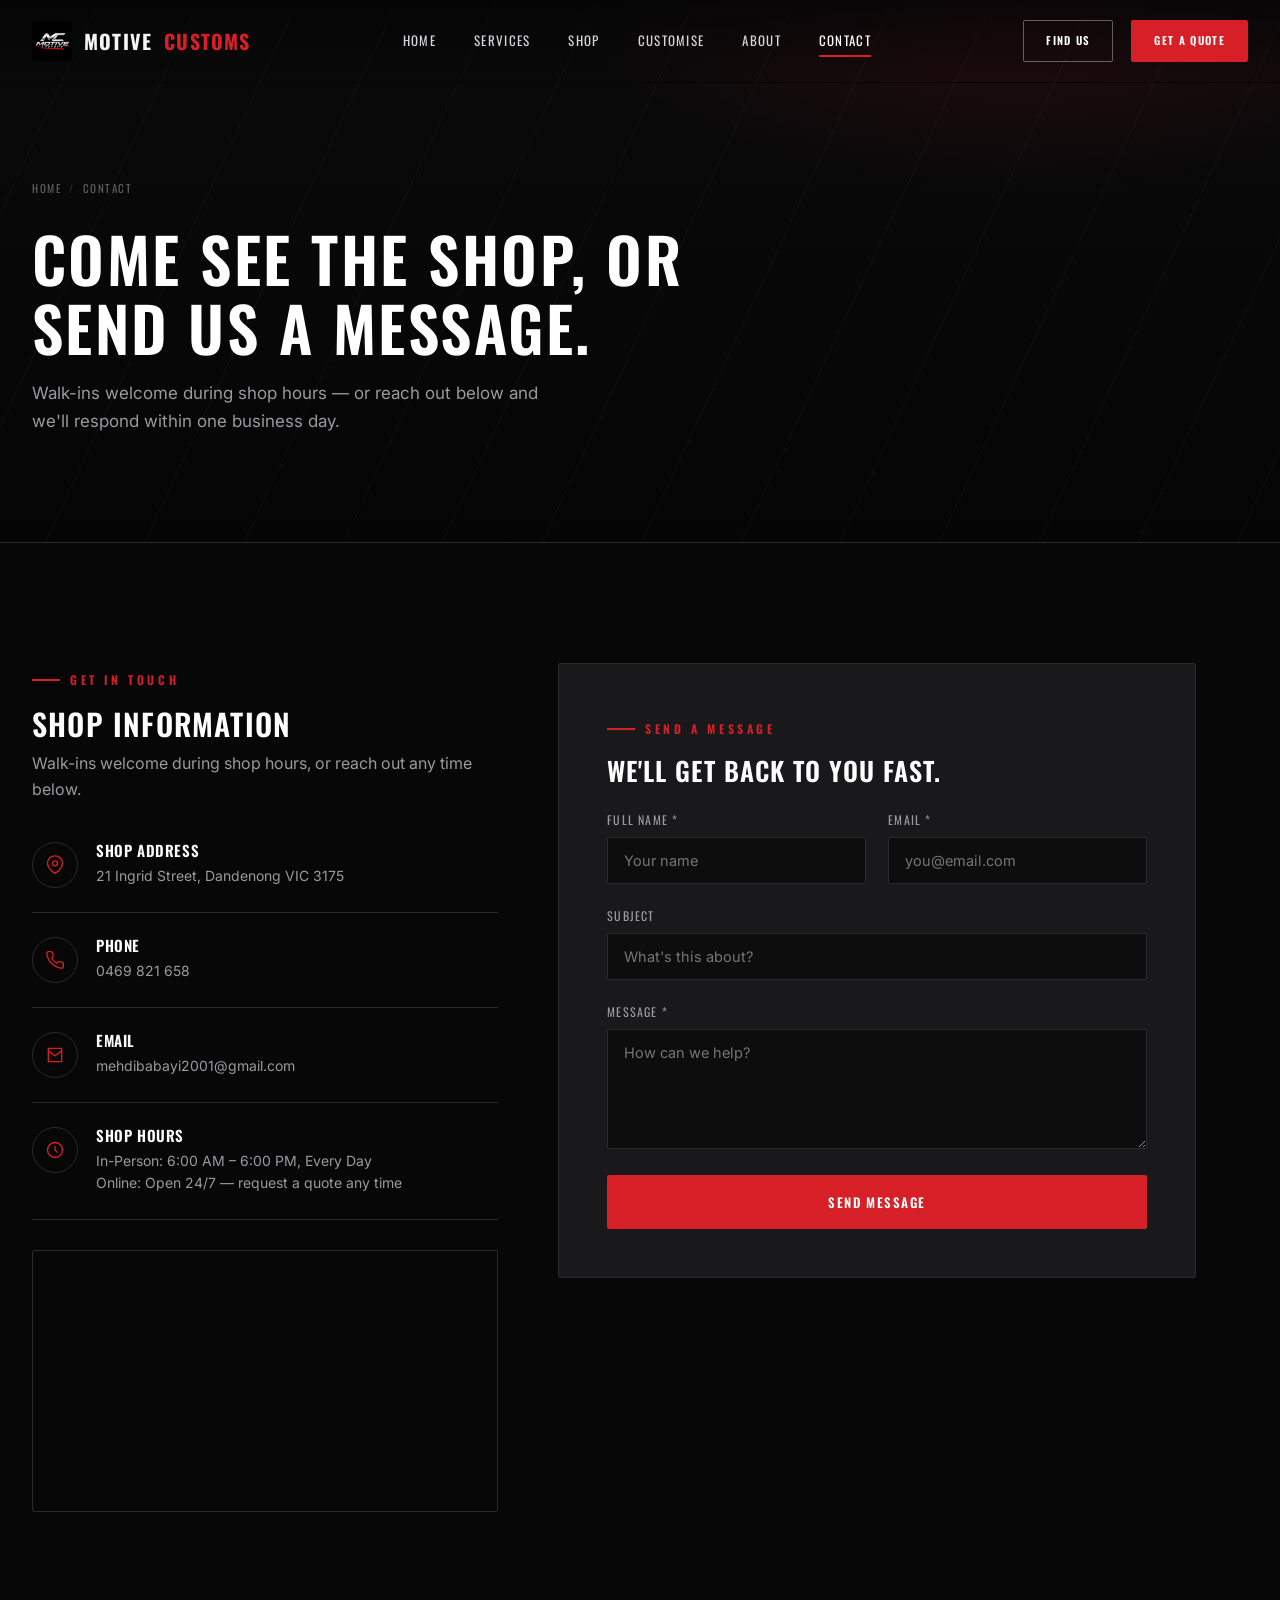
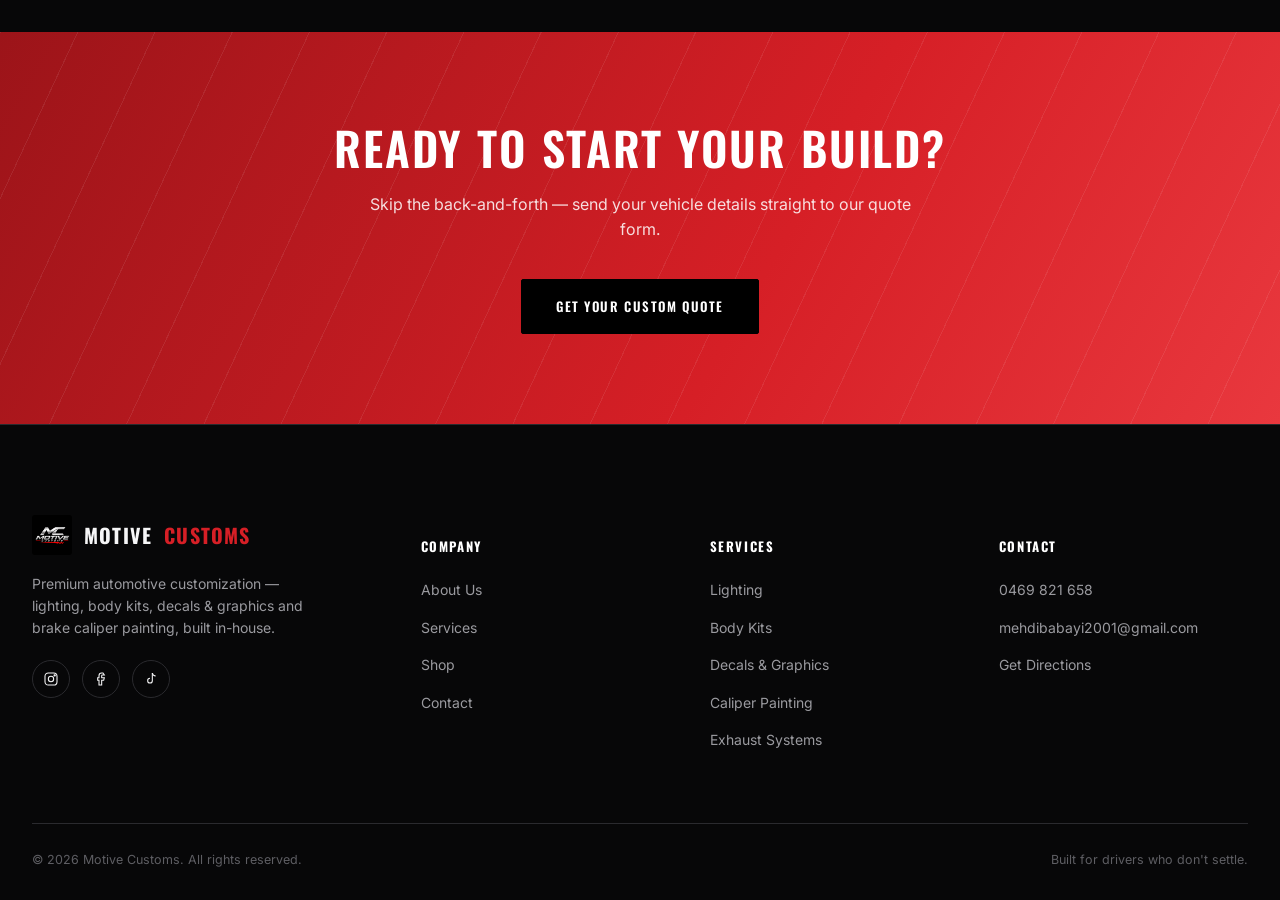
<file: contact.html>
<!DOCTYPE html>
<html lang="en">
<head>
<meta charset="UTF-8">
<meta name="viewport" content="width=device-width, initial-scale=1.0">
<title>Contact | Motive Customs</title>
<meta name="description" content="Get in touch with Motive Customs — visit the shop, call, or send a message.">
<link rel="icon" href="images/logo.jpg">
<link rel="preconnect" href="https://fonts.googleapis.com">
<link href="https://fonts.googleapis.com/css2?family=Oswald:wght@400;500;600;700&family=Inter:wght@400;500;600&display=swap" rel="stylesheet">
<link rel="stylesheet" href="css/style.css?v=2">
</head>
<body>

<header class="site-header">
  <div class="container nav-row">
    <a href="index.html" class="brand"><img src="images/logo.jpg" alt="Motive Customs"> MOTIVE <span>CUSTOMS</span></a>
    <nav class="nav-links">
      <a href="index.html">Home</a>
      <a href="services.html">Services</a>
      <a href="shop.html">Shop</a>
      <a href="customise.html">Customise</a>
      <a href="about.html">About</a>
      <a href="contact.html" class="active">Contact</a>
    </nav>
    <div class="nav-cta">
      <a href="contact.html" class="btn btn-outline btn-sm">Find Us</a>
      <a href="quote.html" class="btn btn-primary btn-sm">Get A Quote</a>
      <button class="nav-toggle" aria-label="Open menu"><span></span><span></span><span></span></button>
    </div>
  </div>
</header>

<div class="mobile-menu">
  <button class="mobile-close" aria-label="Close menu">&times;</button>
  <a href="index.html">Home</a>
  <a href="services.html">Services</a>
  <a href="shop.html">Shop</a>
  <a href="customise.html">Customise</a>
  <a href="about.html">About</a>
  <a href="contact.html">Contact</a>
  <a href="quote.html" class="btn btn-primary">Get A Quote</a>
</div>

<section class="page-hero">
  <div class="container">
    <div class="breadcrumb"><a href="index.html">Home</a><span class="sep">/</span><span>Contact</span></div>
    <h1>Come see the shop, or send us a message.</h1>
    <p>Walk-ins welcome during shop hours — or reach out below and we'll respond within one business day.</p>
  </div>
</section>

<section class="section section-black">
  <div class="container">
    <div class="contact-grid">

      <div class="reveal">
        <div class="eyebrow">Get In Touch</div>
        <h2 style="font-size:30px; color:#fff; margin-bottom:10px;">Shop Information</h2>
        <p>Walk-ins welcome during shop hours, or reach out any time below.</p>

        <div class="contact-info-item">
          <div class="icon"><svg viewBox="0 0 24 24" fill="none" stroke="currentColor" stroke-width="1.6"><path d="M21 10c0 7-9 12-9 12s-9-5-9-12a9 9 0 0118 0z"/><circle cx="12" cy="10" r="3"/></svg></div>
          <div>
            <h4>Shop Address</h4>
            <p>21 Ingrid Street, Dandenong VIC 3175</p>
          </div>
        </div>
        <div class="contact-info-item">
          <div class="icon"><svg viewBox="0 0 24 24" fill="none" stroke="currentColor" stroke-width="1.6"><path d="M22 16.9v3a2 2 0 01-2.2 2 19.8 19.8 0 01-8.6-3.1 19.5 19.5 0 01-6-6 19.8 19.8 0 01-3.1-8.7A2 2 0 014.1 2h3a2 2 0 012 1.7c.1.9.3 1.8.6 2.7a2 2 0 01-.5 2.1L7.9 9.9a16 16 0 006 6l1.4-1.4a2 2 0 012.1-.5c.9.3 1.8.5 2.7.6a2 2 0 011.9 2.3z"/></svg></div>
          <div>
            <h4>Phone</h4>
            <p><a href="tel:+61469821658">0469 821 658</a></p>
          </div>
        </div>
        <div class="contact-info-item">
          <div class="icon"><svg viewBox="0 0 24 24" fill="none" stroke="currentColor" stroke-width="1.6"><path d="M4 4h16v16H4z"/><path d="M4 7l8 6 8-6"/></svg></div>
          <div>
            <h4>Email</h4>
            <p><a href="mailto:mehdibabayi2001@gmail.com">mehdibabayi2001@gmail.com</a></p>
          </div>
        </div>
        <div class="contact-info-item">
          <div class="icon"><svg viewBox="0 0 24 24" fill="none" stroke="currentColor" stroke-width="1.6"><circle cx="12" cy="12" r="9"/><path d="M12 7v5l3 3"/></svg></div>
          <div>
            <h4>Shop Hours</h4>
            <p>In-Person: 6:00 AM &ndash; 6:00 PM, Every Day<br>Online: Open 24/7 &mdash; request a quote any time</p>
          </div>
        </div>

        <div class="map-embed">
          <iframe
            src="https://www.google.com/maps?q=21+Ingrid+Street,+Dandenong+VIC+3175&output=embed"
            width="100%" height="100%" style="border:0;" allowfullscreen="" loading="lazy"
            referrerpolicy="no-referrer-when-downgrade" title="Motive Customs shop location"></iframe>
        </div>
      </div>

      <div class="reveal">
        <div class="form-panel">
          <div class="eyebrow">Send A Message</div>
          <h2 style="font-size:26px; color:#fff; margin-bottom:24px;">We'll get back to you fast.</h2>
          <form data-form action="https://formsubmit.co/ajax/mehdibabayi2001@gmail.com" method="POST">
            <input type="hidden" name="_subject" value="New Contact Message — Motive Customs">
            <input type="hidden" name="_template" value="table">
            <input type="hidden" name="_captcha" value="false">
            <input type="text" name="_honey" style="display:none" tabindex="-1" autocomplete="off">
            <div class="form-grid">
              <div class="form-group">
                <label for="c-name">Full Name *</label>
                <input type="text" id="c-name" name="name" required placeholder="Your name">
              </div>
              <div class="form-group">
                <label for="c-email">Email *</label>
                <input type="email" id="c-email" name="email" required placeholder="you@email.com">
              </div>
              <div class="form-group full">
                <label for="c-subject">Subject</label>
                <input type="text" id="c-subject" name="subject" placeholder="What's this about?">
              </div>
              <div class="form-group full">
                <label for="c-message">Message *</label>
                <textarea id="c-message" name="message" required placeholder="How can we help?"></textarea>
              </div>
            </div>
            <div style="margin-top:26px;">
              <button type="submit" class="btn btn-primary btn-block">Send Message</button>
            </div>
            <p class="form-error">We couldn’t send your request. Please try again or email us at <a href="mailto:mehdibabayi2001@gmail.com">mehdibabayi2001@gmail.com</a>.</p>
          </form>
          <div class="form-success">
            <div class="check"><svg viewBox="0 0 24 24" fill="none" stroke="currentColor" stroke-width="2"><path d="M20 6L9 17l-5-5"/></svg></div>
            <h3>Message Sent</h3>
            <p>Thanks for reaching out — we'll respond within one business day.</p>
            <a href="index.html" class="btn btn-outline">Back To Home</a>
          </div>
        </div>
      </div>

    </div>
  </div>
</section>

<section class="cta-band">
  <div class="container reveal">
    <h2>Ready to start your build?</h2>
    <p>Skip the back-and-forth — send your vehicle details straight to our quote form.</p>
    <div style="position:relative; display:flex; gap:16px; justify-content:center; flex-wrap:wrap;">
      <a href="quote.html" class="btn btn-dark">Get Your Custom Quote</a>
    </div>
  </div>
</section>

<footer class="site-footer">
  <div class="container">
    <div class="footer-cols">
      <div class="footer-brand">
        <a href="index.html" class="brand"><img src="images/logo.jpg" alt="Motive Customs"> MOTIVE <span>CUSTOMS</span></a>
        <p>Premium automotive customization — lighting, body kits, decals &amp; graphics and brake caliper painting, built in-house.</p>
        <div class="footer-social">
          <a href="https://www.instagram.com/motivecustoms/" target="_blank" rel="noopener noreferrer" aria-label="Instagram"><svg viewBox="0 0 24 24" fill="none" stroke="currentColor" stroke-width="1.6"><rect x="3" y="3" width="18" height="18" rx="5"/><circle cx="12" cy="12" r="4"/><circle cx="17.5" cy="6.5" r="1"/></svg></a>
          <a href="https://www.facebook.com/share/19xbVZXygR/" target="_blank" rel="noopener noreferrer" aria-label="Facebook"><svg viewBox="0 0 24 24" fill="none" stroke="currentColor" stroke-width="1.6"><path d="M15 3h-2a4 4 0 00-4 4v3H7v4h2v7h4v-7h3l1-4h-4V7a1 1 0 011-1h3z"/></svg></a>
          <a href="https://www.tiktok.com/@motivecustoms" target="_blank" rel="noopener noreferrer" aria-label="TikTok"><svg viewBox="0 0 24 24" fill="none" stroke="currentColor" stroke-width="1.6" stroke-linejoin="round"><path d="M14 3v11.5a3.5 3.5 0 11-3.5-3.5"/><path d="M14 3c.4 2.6 2.2 4.4 5 4.6"/></svg></a>
        </div>
      </div>
      <div class="footer-col">
        <h5>Company</h5>
        <ul>
          <li><a href="about.html">About Us</a></li>
          <li><a href="services.html">Services</a></li>
          <li><a href="shop.html">Shop</a></li>
          <li><a href="contact.html">Contact</a></li>
        </ul>
      </div>
      <div class="footer-col">
        <h5>Services</h5>
        <ul>
          <li><a href="services.html#lighting">Lighting</a></li>
          <li><a href="services.html#body-kits">Body Kits</a></li>
          <li><a href="services.html#wraps">Decals &amp; Graphics</a></li>
          <li><a href="services.html#calipers">Caliper Painting</a></li>
          <li><a href="services.html#exhaust">Exhaust Systems</a></li>
        </ul>
      </div>
      <div class="footer-col">
        <h5>Contact</h5>
        <ul>
          <li><a href="tel:+61469821658">0469 821 658</a></li>
          <li><a href="mailto:mehdibabayi2001@gmail.com">mehdibabayi2001@gmail.com</a></li>
          <li><a href="https://www.google.com/maps/dir/?api=1&amp;destination=21+Ingrid+Street%2C+Dandenong+VIC+3175" target="_blank" rel="noopener noreferrer">Get Directions</a></li>
        </ul>
      </div>
    </div>
    <div class="footer-bottom">
      <span>&copy; 2026 Motive Customs. All rights reserved.</span>
      <span>Built for drivers who don't settle.</span>
    </div>
  </div>
</footer>

<script src="js/products.js"></script>
<script src="js/main.js?v=2"></script>
</body>
</html>
</file>
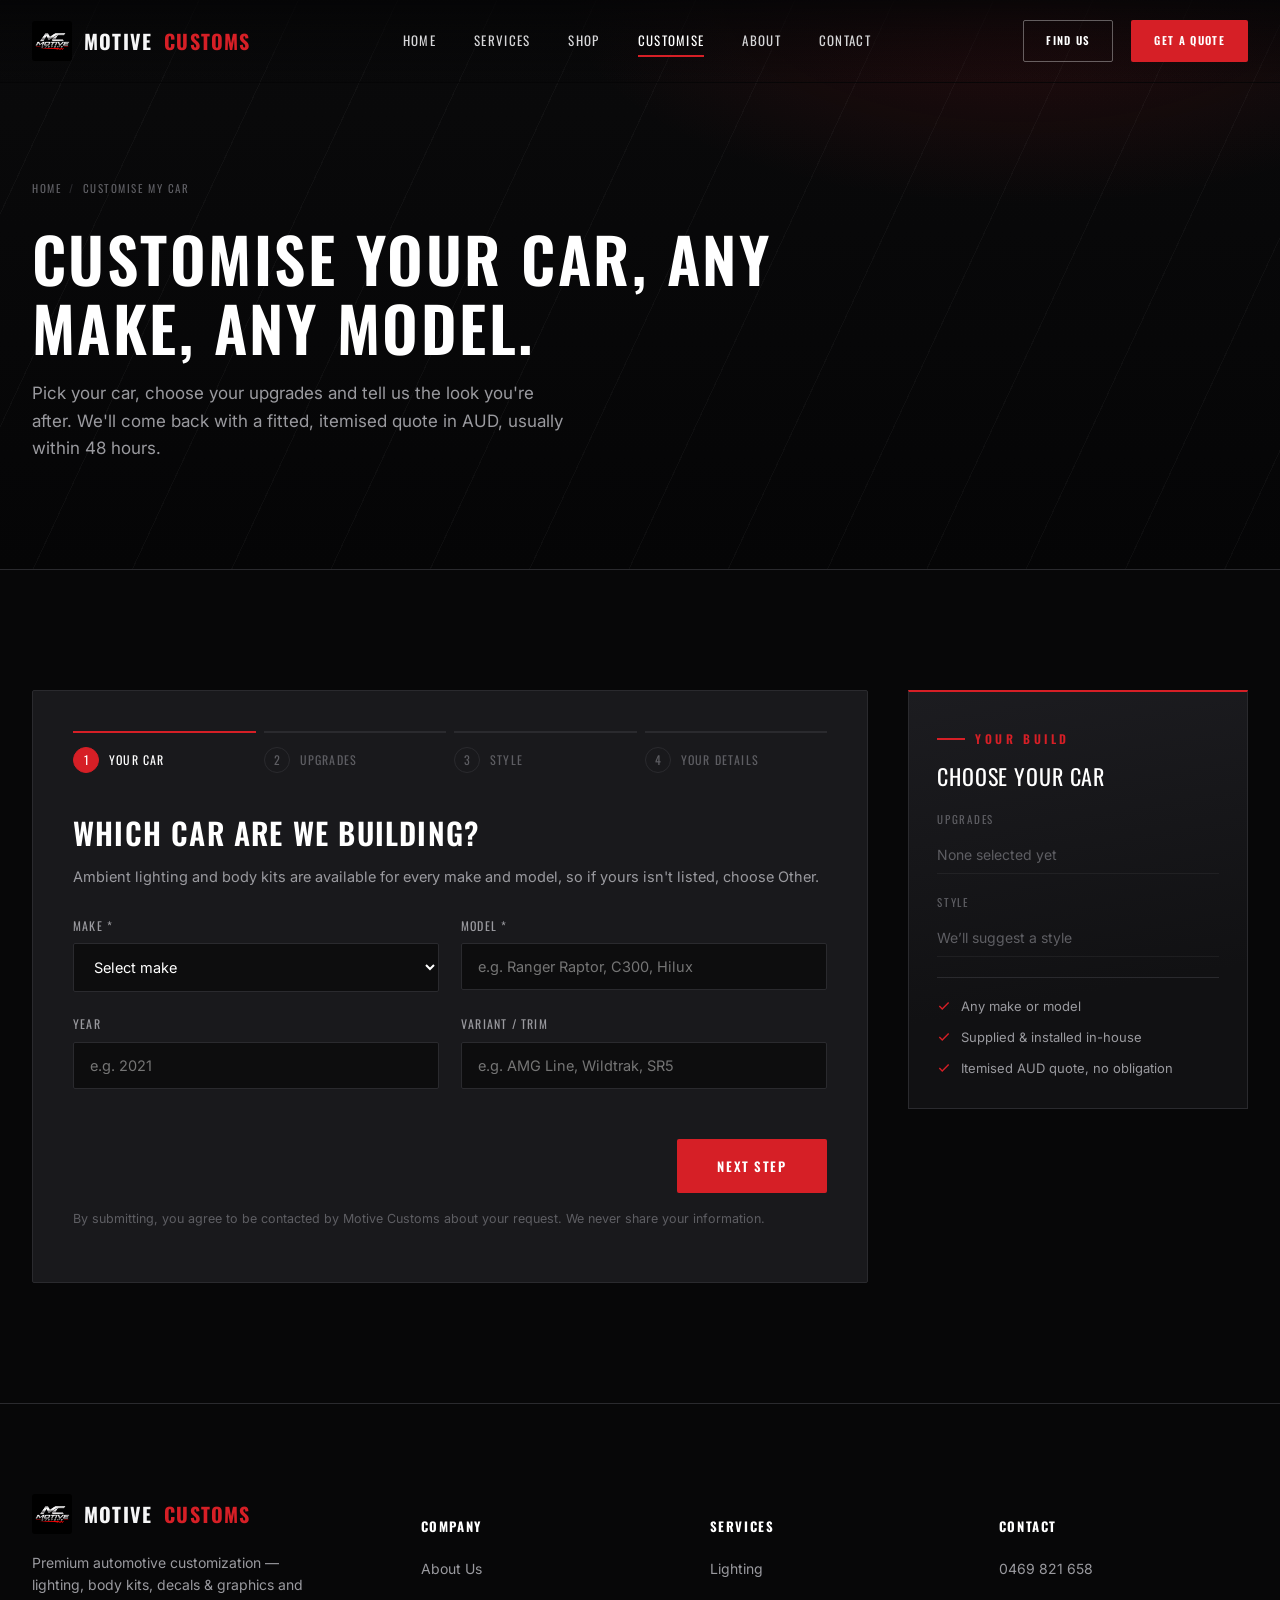
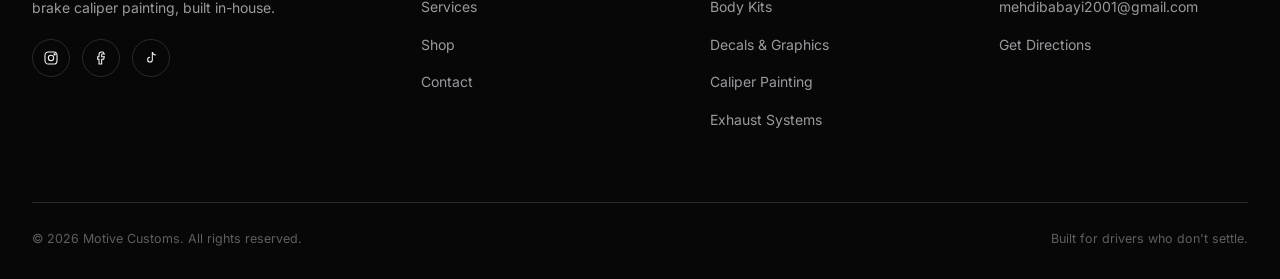
<file: customise.html>
<!DOCTYPE html>
<html lang="en">
<head>
<meta charset="UTF-8">
<meta name="viewport" content="width=device-width, initial-scale=1.0">
<title>Customise My Car | Motive Customs</title>
<meta name="description" content="Build your custom quote: ambient lighting, body kits, DRLs, decals, caliper painting and exhausts for any make or model, supplied and installed by Motive Customs in Dandenong VIC.">
<link rel="icon" href="images/logo.jpg">
<link rel="preconnect" href="https://fonts.googleapis.com">
<link href="https://fonts.googleapis.com/css2?family=Oswald:wght@400;500;600;700&family=Inter:wght@400;500;600&display=swap" rel="stylesheet">
<link rel="stylesheet" href="css/style.css?v=2">
</head>
<body>

<header class="site-header">
  <div class="container nav-row">
    <a href="index.html" class="brand"><img src="images/logo.jpg" alt="Motive Customs"> MOTIVE <span>CUSTOMS</span></a>
    <nav class="nav-links">
      <a href="index.html">Home</a>
      <a href="services.html">Services</a>
      <a href="shop.html">Shop</a>
      <a href="customise.html" class="active">Customise</a>
      <a href="about.html">About</a>
      <a href="contact.html">Contact</a>
    </nav>
    <div class="nav-cta">
      <a href="contact.html" class="btn btn-outline btn-sm">Find Us</a>
      <a href="quote.html" class="btn btn-primary btn-sm">Get A Quote</a>
      <button class="nav-toggle" aria-label="Open menu"><span></span><span></span><span></span></button>
    </div>
  </div>
</header>

<div class="mobile-menu">
  <button class="mobile-close" aria-label="Close menu">&times;</button>
  <a href="index.html">Home</a>
  <a href="services.html">Services</a>
  <a href="shop.html">Shop</a>
  <a href="customise.html">Customise</a>
  <a href="about.html">About</a>
  <a href="contact.html">Contact</a>
  <a href="quote.html" class="btn btn-primary">Get A Quote</a>
</div>

<section class="page-hero">
  <div class="container">
    <div class="breadcrumb"><a href="index.html">Home</a><span class="sep">/</span><span>Customise My Car</span></div>
    <h1>Customise your car, any make, any model.</h1>
    <p>Pick your car, choose your upgrades and tell us the look you're after. We'll come back with a fitted, itemised quote in AUD, usually within 48 hours.</p>
  </div>
</section>

<section class="section section-black cz-section">
  <div class="container">
    <div class="cz-layout">

      <div class="form-panel cz-panel">
        <ol class="cz-progress" aria-label="Steps">
          <li class="active" data-step-dot="1"><span>1</span><em>Your Car</em></li>
          <li data-step-dot="2"><span>2</span><em>Upgrades</em></li>
          <li data-step-dot="3"><span>3</span><em>Style</em></li>
          <li data-step-dot="4"><span>4</span><em>Your Details</em></li>
        </ol>

        <form data-form id="cz-form" action="https://formsubmit.co/ajax/mehdibabayi2001@gmail.com" method="POST" novalidate>
          <input type="hidden" name="_subject" value="New Custom Build Request — Motive Customs">
          <input type="hidden" name="_template" value="table">
          <input type="hidden" name="_captcha" value="false">
          <input type="text" name="_honey" style="display:none" tabindex="-1" autocomplete="off">
          <input type="hidden" name="Upgrades" id="cz-upgrades">

          <fieldset class="cz-step active" data-step="1">
            <legend class="cz-step-title">Which car are we building?</legend>
            <p class="cz-step-sub">Ambient lighting and body kits are available for every make and model, so if yours isn't listed, choose Other.</p>
            <div class="form-grid">
              <div class="form-group">
                <label for="cz-make">Make *</label>
                <select id="cz-make" name="Make" required><option value="">Select make</option><option value="Toyota">Toyota</option><option value="Ford">Ford</option><option value="Mercedes-Benz">Mercedes-Benz</option><option value="BMW">BMW</option><option value="Audi">Audi</option><option value="Volkswagen">Volkswagen</option><option value="Hyundai">Hyundai</option><option value="Kia">Kia</option><option value="Mazda">Mazda</option><option value="Nissan">Nissan</option><option value="Mitsubishi">Mitsubishi</option><option value="Isuzu">Isuzu</option><option value="Holden">Holden</option><option value="Subaru">Subaru</option><option value="Lexus">Lexus</option><option value="Tesla">Tesla</option><option value="Honda">Honda</option><option value="Jeep">Jeep</option><option value="Land Rover">Land Rover</option><option value="Other">Other</option></select>
              </div>
              <div class="form-group">
                <label for="cz-model">Model *</label>
                <input type="text" id="cz-model" name="Model" required placeholder="e.g. Ranger Raptor, C300, Hilux">
              </div>
              <div class="form-group">
                <label for="cz-year">Year</label>
                <input type="text" id="cz-year" name="Year" inputmode="numeric" maxlength="4" placeholder="e.g. 2021">
              </div>
              <div class="form-group">
                <label for="cz-variant">Variant / Trim</label>
                <input type="text" id="cz-variant" name="Variant" placeholder="e.g. AMG Line, Wildtrak, SR5">
              </div>
            </div>
          </fieldset>

          <fieldset class="cz-step" data-step="2">
            <legend class="cz-step-title">What would you like done?</legend>
            <p class="cz-step-sub">Select as many as you like. Every upgrade is supplied and installed by our team.</p>
            <div class="cz-group"><div class="cz-group-title">Lighting</div><div class="cz-tiles"><label class="cz-tile"><input type="checkbox" data-upgrade="Ambient Lighting" data-key="ambient"><span class="cz-tile-box"><span class="cz-tile-check"><svg viewBox="0 0 24 24" fill="none" stroke="currentColor" stroke-width="2.4"><path d="M20 6L9 17l-5-5"/></svg></span><span class="cz-tile-name">Ambient Lighting</span><span class="cz-tile-sub">Footwells, doors, dash, app-controlled</span></span></label><label class="cz-tile"><input type="checkbox" data-upgrade="Starlight Door Strips" data-key="starlight"><span class="cz-tile-box"><span class="cz-tile-check"><svg viewBox="0 0 24 24" fill="none" stroke="currentColor" stroke-width="2.4"><path d="M20 6L9 17l-5-5"/></svg></span><span class="cz-tile-name">Starlight Door Strips</span><span class="cz-tile-sub">Fibre-optic starlight trims</span></span></label><label class="cz-tile"><input type="checkbox" data-upgrade="RGB DRL Headlights" data-key="drl"><span class="cz-tile-box"><span class="cz-tile-check"><svg viewBox="0 0 24 24" fill="none" stroke="currentColor" stroke-width="2.4"><path d="M20 6L9 17l-5-5"/></svg></span><span class="cz-tile-name">RGB DRL Headlights</span><span class="cz-tile-sub">Colour-changing daytime lights</span></span></label><label class="cz-tile"><input type="checkbox" data-upgrade="Spotlights &amp; Light Bars" data-key="spotlights"><span class="cz-tile-box"><span class="cz-tile-check"><svg viewBox="0 0 24 24" fill="none" stroke="currentColor" stroke-width="2.4"><path d="M20 6L9 17l-5-5"/></svg></span><span class="cz-tile-name">Spotlights &amp; Light Bars</span><span class="cz-tile-sub">Bonnet, roof or bumper mount</span></span></label></div></div><div class="cz-group"><div class="cz-group-title">Body Kit &amp; Styling</div><div class="cz-tiles"><label class="cz-tile"><input type="checkbox" data-upgrade="Front Lip / Splitter" data-key="lip"><span class="cz-tile-box"><span class="cz-tile-check"><svg viewBox="0 0 24 24" fill="none" stroke="currentColor" stroke-width="2.4"><path d="M20 6L9 17l-5-5"/></svg></span><span class="cz-tile-name">Front Lip / Splitter</span><span class="cz-tile-sub">Lower, wider front stance</span></span></label><label class="cz-tile"><input type="checkbox" data-upgrade="Rear Spoiler" data-key="spoiler"><span class="cz-tile-box"><span class="cz-tile-check"><svg viewBox="0 0 24 24" fill="none" stroke="currentColor" stroke-width="2.4"><path d="M20 6L9 17l-5-5"/></svg></span><span class="cz-tile-name">Rear Spoiler</span><span class="cz-tile-sub">Boot or tailgate spoiler</span></span></label><label class="cz-tile"><input type="checkbox" data-upgrade="Rear Diffuser" data-key="diffuser"><span class="cz-tile-box"><span class="cz-tile-check"><svg viewBox="0 0 24 24" fill="none" stroke="currentColor" stroke-width="2.4"><path d="M20 6L9 17l-5-5"/></svg></span><span class="cz-tile-name">Rear Diffuser</span><span class="cz-tile-sub">Sharper rear end, tip options</span></span></label><label class="cz-tile"><input type="checkbox" data-upgrade="Grille Upgrade" data-key="grille"><span class="cz-tile-box"><span class="cz-tile-check"><svg viewBox="0 0 24 24" fill="none" stroke="currentColor" stroke-width="2.4"><path d="M20 6L9 17l-5-5"/></svg></span><span class="cz-tile-name">Grille Upgrade</span><span class="cz-tile-sub">GT, mesh or blacked-out</span></span></label><label class="cz-tile"><input type="checkbox" data-upgrade="Side Skirts" data-key="skirts"><span class="cz-tile-box"><span class="cz-tile-check"><svg viewBox="0 0 24 24" fill="none" stroke="currentColor" stroke-width="2.4"><path d="M20 6L9 17l-5-5"/></svg></span><span class="cz-tile-name">Side Skirts</span><span class="cz-tile-sub">Complete the kit side profile</span></span></label></div></div><div class="cz-group"><div class="cz-group-title">Finishing Touches</div><div class="cz-tiles"><label class="cz-tile"><input type="checkbox" data-upgrade="Decals &amp; Stripes" data-key="decals"><span class="cz-tile-box"><span class="cz-tile-check"><svg viewBox="0 0 24 24" fill="none" stroke="currentColor" stroke-width="2.4"><path d="M20 6L9 17l-5-5"/></svg></span><span class="cz-tile-name">Decals &amp; Stripes</span><span class="cz-tile-sub">Custom-cut vinyl graphics</span></span></label><label class="cz-tile"><input type="checkbox" data-upgrade="Caliper Painting" data-key="calipers"><span class="cz-tile-box"><span class="cz-tile-check"><svg viewBox="0 0 24 24" fill="none" stroke="currentColor" stroke-width="2.4"><path d="M20 6L9 17l-5-5"/></svg></span><span class="cz-tile-name">Caliper Painting</span><span class="cz-tile-sub">Any colour, heat-resistant</span></span></label><label class="cz-tile"><input type="checkbox" data-upgrade="Exhaust System" data-key="exhaust"><span class="cz-tile-box"><span class="cz-tile-check"><svg viewBox="0 0 24 24" fill="none" stroke="currentColor" stroke-width="2.4"><path d="M20 6L9 17l-5-5"/></svg></span><span class="cz-tile-name">Exhaust System</span><span class="cz-tile-sub">Cat-back or full system</span></span></label></div></div>
          </fieldset>

          <fieldset class="cz-step" data-step="3">
            <legend class="cz-step-title">Set the style.</legend>
            <p class="cz-step-sub">Not sure yet? Leave these blank and we'll suggest what suits your car.</p>
            <div class="form-group full">
              <label>Body kit finish</label>
              <div class="cz-chips" data-chip-group="Finish"><label class="cz-chip"><input type="radio" name="Finish" value="Gloss Black"><span>Gloss Black</span></label><label class="cz-chip"><input type="radio" name="Finish" value="Carbon Look"><span>Carbon Look</span></label><label class="cz-chip"><input type="radio" name="Finish" value="Colour-Matched"><span>Colour-Matched</span></label><label class="cz-chip"><input type="radio" name="Finish" value="Chrome / Silver"><span>Chrome / Silver</span></label><label class="cz-chip"><input type="radio" name="Finish" value="Not Sure"><span>Not Sure</span></label></div>
            </div>
            <div class="form-group full">
              <label>Lighting colour</label>
              <div class="cz-chips" data-chip-group="Lighting Colour"><label class="cz-chip"><input type="radio" name="Lighting Colour" value="Full RGB (app-controlled)"><span>Full RGB (app-controlled)</span></label><label class="cz-chip"><input type="radio" name="Lighting Colour" value="Single Colour"><span>Single Colour</span></label><label class="cz-chip"><input type="radio" name="Lighting Colour" value="Match My Interior"><span>Match My Interior</span></label><label class="cz-chip"><input type="radio" name="Lighting Colour" value="Not Sure"><span>Not Sure</span></label></div>
            </div>
            <div class="form-group full">
              <label>Budget (AUD)</label>
              <div class="cz-chips" data-chip-group="Budget"><label class="cz-chip"><input type="radio" name="Budget" value="Under $500"><span>Under $500</span></label><label class="cz-chip"><input type="radio" name="Budget" value="$500 – $1,000"><span>$500 – $1,000</span></label><label class="cz-chip"><input type="radio" name="Budget" value="$1,000 – $2,500"><span>$1,000 – $2,500</span></label><label class="cz-chip"><input type="radio" name="Budget" value="$2,500+"><span>$2,500+</span></label><label class="cz-chip"><input type="radio" name="Budget" value="Not Sure"><span>Not Sure</span></label></div>
            </div>
            <div class="form-group full">
              <label for="cz-notes">Describe the look you're after</label>
              <textarea id="cz-notes" name="Notes" placeholder="e.g. Purple ambient lighting in the doors and footwells, gloss black lip and diffuser, keep it subtle..."></textarea>
            </div>
            <div class="form-group full">
              <label for="cz-photos">Photos of your car (optional)</label>
              <input type="file" id="cz-photos" name="photos" multiple accept="image/*">
            </div>
          </fieldset>

          <fieldset class="cz-step" data-step="4">
            <legend class="cz-step-title">Where should we send your quote?</legend>
            <p class="cz-step-sub">We'll reply with an itemised quote in AUD, including parts and installation.</p>
            <div class="form-grid">
              <div class="form-group">
                <label for="cz-name">Full Name *</label>
                <input type="text" id="cz-name" name="name" required autocomplete="name">
              </div>
              <div class="form-group">
                <label for="cz-email">Email *</label>
                <input type="email" id="cz-email" name="email" required autocomplete="email" placeholder="you@email.com">
              </div>
              <div class="form-group">
                <label for="cz-phone">Phone</label>
                <input type="tel" id="cz-phone" name="phone" autocomplete="tel" placeholder="04XX XXX XXX">
              </div>
              <div class="form-group">
                <label for="cz-contact">Best way to reach you</label>
                <select id="cz-contact" name="Preferred Contact"><option>Phone call</option><option>Text message</option><option>Email</option></select>
              </div>
            </div>
          </fieldset>

          <p class="cz-hint" id="cz-hint" role="alert"></p>

          <div class="cz-nav">
            <button type="button" class="btn btn-outline" id="cz-back">Back</button>
            <button type="button" class="btn btn-primary" id="cz-next">Next Step</button>
            <button type="submit" class="btn btn-primary" id="cz-submit">Send My Build</button>
          </div>
          <p class="form-error">We couldn’t send your request. Please try again or email us at <a href="mailto:mehdibabayi2001@gmail.com">mehdibabayi2001@gmail.com</a>.</p>
          <p class="form-note">By submitting, you agree to be contacted by Motive Customs about your request. We never share your information.</p>
        </form>

        <div class="form-success">
          <div class="check"><svg viewBox="0 0 24 24" fill="none" stroke="currentColor" stroke-width="2.4"><path d="M20 6L9 17l-5-5"/></svg></div>
          <h3>Build Request Received</h3>
          <p>Thanks — we've got your car and upgrade list. We'll come back with an itemised quote, usually within 48 hours.</p>
          <a href="shop.html" class="btn btn-outline">Browse The Shop</a>
        </div>
      </div>

      <aside class="cz-summary" aria-live="polite">
        <div class="cz-summary-inner">
          <div class="eyebrow">Your Build</div>
          <div class="cz-sum-car" id="cz-sum-car">Choose your car</div>
          <div class="cz-sum-label">Upgrades</div>
          <ul class="cz-sum-list" id="cz-sum-list"><li class="empty">None selected yet</li></ul>
          <div class="cz-sum-label">Style</div>
          <ul class="cz-sum-list" id="cz-sum-style"><li class="empty">We'll suggest a style</li></ul>
          <ul class="cz-sum-points">
            <li><svg viewBox="0 0 24 24" fill="none" stroke="currentColor" stroke-width="2.4"><path d="M20 6L9 17l-5-5"/></svg> Any make or model</li>
            <li><svg viewBox="0 0 24 24" fill="none" stroke="currentColor" stroke-width="2.4"><path d="M20 6L9 17l-5-5"/></svg> Supplied &amp; installed in-house</li>
            <li><svg viewBox="0 0 24 24" fill="none" stroke="currentColor" stroke-width="2.4"><path d="M20 6L9 17l-5-5"/></svg> Itemised AUD quote, no obligation</li>
          </ul>
        </div>
      </aside>

    </div>
  </div>
</section>

<footer class="site-footer">
  <div class="container">
    <div class="footer-cols">
      <div class="footer-brand">
        <a href="index.html" class="brand"><img src="images/logo.jpg" alt="Motive Customs"> MOTIVE <span>CUSTOMS</span></a>
        <p>Premium automotive customization — lighting, body kits, decals &amp; graphics and brake caliper painting, built in-house.</p>
        <div class="footer-social">
          <a href="https://www.instagram.com/motivecustoms/" target="_blank" rel="noopener noreferrer" aria-label="Instagram"><svg viewBox="0 0 24 24" fill="none" stroke="currentColor" stroke-width="1.6"><rect x="3" y="3" width="18" height="18" rx="5"/><circle cx="12" cy="12" r="4"/><circle cx="17.5" cy="6.5" r="1"/></svg></a>
          <a href="https://www.facebook.com/share/19xbVZXygR/" target="_blank" rel="noopener noreferrer" aria-label="Facebook"><svg viewBox="0 0 24 24" fill="none" stroke="currentColor" stroke-width="1.6"><path d="M15 3h-2a4 4 0 00-4 4v3H7v4h2v7h4v-7h3l1-4h-4V7a1 1 0 011-1h3z"/></svg></a>
          <a href="https://www.tiktok.com/@motivecustoms" target="_blank" rel="noopener noreferrer" aria-label="TikTok"><svg viewBox="0 0 24 24" fill="none" stroke="currentColor" stroke-width="1.6" stroke-linejoin="round"><path d="M14 3v11.5a3.5 3.5 0 11-3.5-3.5"/><path d="M14 3c.4 2.6 2.2 4.4 5 4.6"/></svg></a>
        </div>
      </div>
      <div class="footer-col">
        <h5>Company</h5>
        <ul>
          <li><a href="about.html">About Us</a></li>
          <li><a href="services.html">Services</a></li>
          <li><a href="shop.html">Shop</a></li>
          <li><a href="contact.html">Contact</a></li>
        </ul>
      </div>
      <div class="footer-col">
        <h5>Services</h5>
        <ul>
          <li><a href="services.html#lighting">Lighting</a></li>
          <li><a href="services.html#body-kits">Body Kits</a></li>
          <li><a href="services.html#wraps">Decals &amp; Graphics</a></li>
          <li><a href="services.html#calipers">Caliper Painting</a></li>
          <li><a href="services.html#exhaust">Exhaust Systems</a></li>
        </ul>
      </div>
      <div class="footer-col">
        <h5>Contact</h5>
        <ul>
          <li><a href="tel:+61469821658">0469 821 658</a></li>
          <li><a href="mailto:mehdibabayi2001@gmail.com">mehdibabayi2001@gmail.com</a></li>
          <li><a href="https://www.google.com/maps/dir/?api=1&amp;destination=21+Ingrid+Street%2C+Dandenong+VIC+3175" target="_blank" rel="noopener noreferrer">Get Directions</a></li>
        </ul>
      </div>
    </div>
    <div class="footer-bottom">
      <span>&copy; 2026 Motive Customs. All rights reserved.</span>
      <span>Built for drivers who don't settle.</span>
    </div>
  </div>
</footer>

<script src="js/products.js"></script>
<script src="js/main.js?v=2"></script>
<script src="js/customise.js"></script>
</body>
</html>
</file>
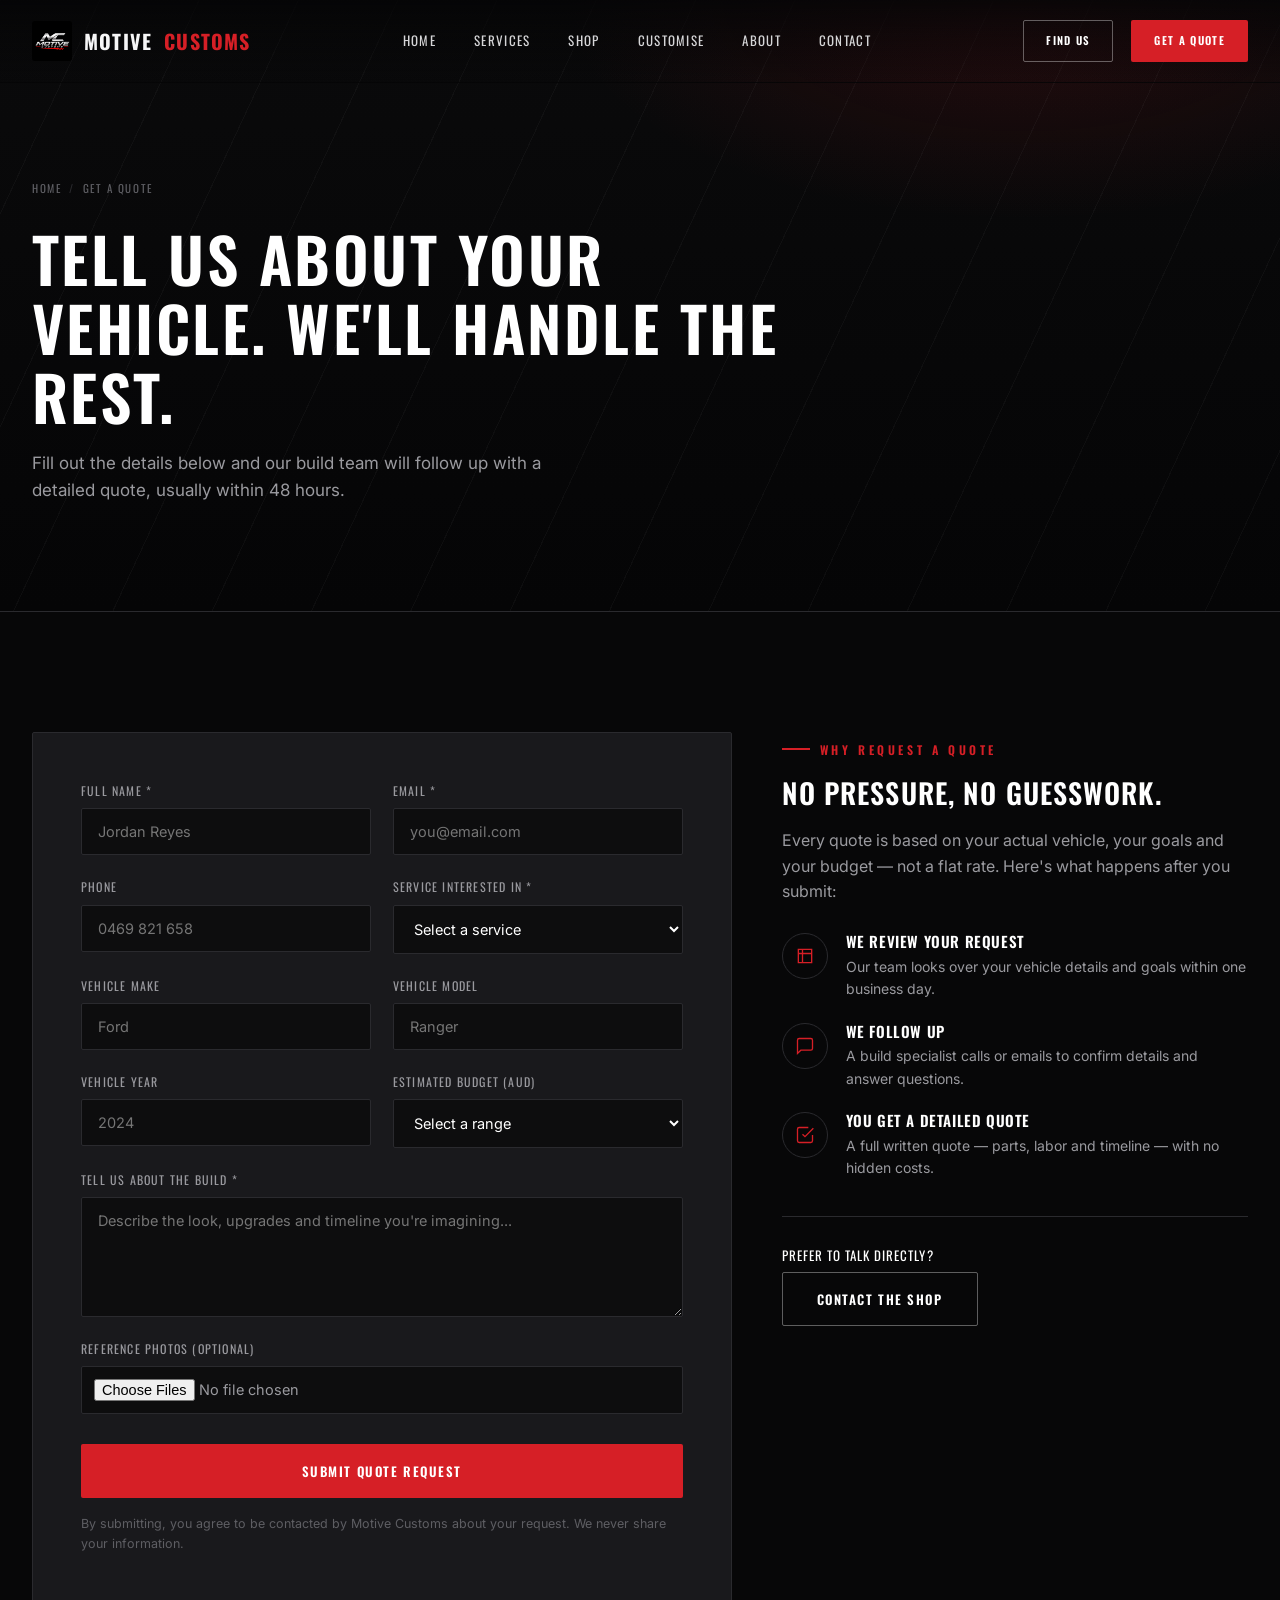
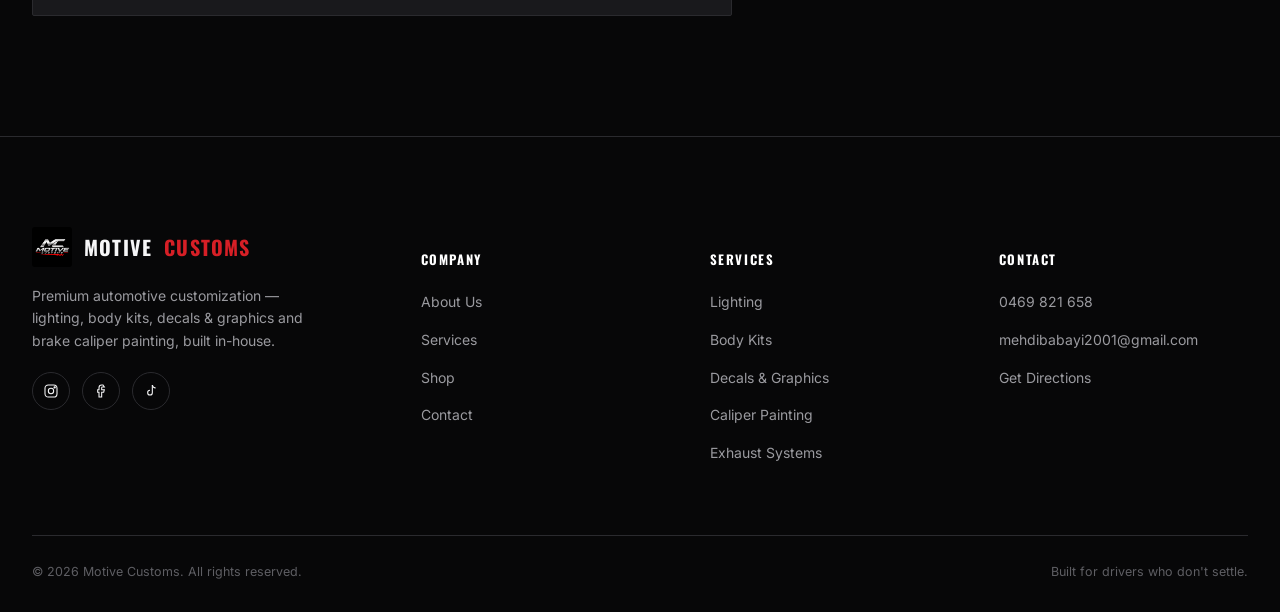
<file: quote.html>
<!DOCTYPE html>
<html lang="en">
<head>
<meta charset="UTF-8">
<meta name="viewport" content="width=device-width, initial-scale=1.0">
<title>Get A Quote | Motive Customs</title>
<meta name="description" content="Request a custom build quote from Motive Customs — tell us about your vehicle and vision.">
<link rel="icon" href="images/logo.jpg">
<link rel="preconnect" href="https://fonts.googleapis.com">
<link href="https://fonts.googleapis.com/css2?family=Oswald:wght@400;500;600;700&family=Inter:wght@400;500;600&display=swap" rel="stylesheet">
<link rel="stylesheet" href="css/style.css?v=2">
</head>
<body>

<header class="site-header">
  <div class="container nav-row">
    <a href="index.html" class="brand"><img src="images/logo.jpg" alt="Motive Customs"> MOTIVE <span>CUSTOMS</span></a>
    <nav class="nav-links">
      <a href="index.html">Home</a>
      <a href="services.html">Services</a>
      <a href="shop.html">Shop</a>
      <a href="customise.html">Customise</a>
      <a href="about.html">About</a>
      <a href="contact.html">Contact</a>
    </nav>
    <div class="nav-cta">
      <a href="contact.html" class="btn btn-outline btn-sm">Find Us</a>
      <a href="quote.html" class="btn btn-primary btn-sm">Get A Quote</a>
      <button class="nav-toggle" aria-label="Open menu"><span></span><span></span><span></span></button>
    </div>
  </div>
</header>

<div class="mobile-menu">
  <button class="mobile-close" aria-label="Close menu">&times;</button>
  <a href="index.html">Home</a>
  <a href="services.html">Services</a>
  <a href="shop.html">Shop</a>
  <a href="customise.html">Customise</a>
  <a href="about.html">About</a>
  <a href="contact.html">Contact</a>
  <a href="quote.html" class="btn btn-primary">Get A Quote</a>
</div>

<section class="page-hero">
  <div class="container">
    <div class="breadcrumb"><a href="index.html">Home</a><span class="sep">/</span><span>Get A Quote</span></div>
    <h1>Tell us about your vehicle. We'll handle the rest.</h1>
    <p>Fill out the details below and our build team will follow up with a detailed quote, usually within 48 hours.</p>
  </div>
</section>

<section class="section section-black">
  <div class="container">
    <div class="grid" style="grid-template-columns: 1.2fr .8fr; gap:50px; align-items:flex-start;">

      <div class="form-panel reveal">
        <form data-form action="https://formsubmit.co/ajax/mehdibabayi2001@gmail.com" method="POST">
          <input type="hidden" name="_subject" value="New Quote Request — Motive Customs">
          <input type="hidden" name="_template" value="table">
          <input type="hidden" name="_captcha" value="false">
          <input type="text" name="_honey" style="display:none" tabindex="-1" autocomplete="off">
          <div class="form-grid">
            <div class="form-group">
              <label for="name">Full Name *</label>
              <input type="text" id="name" name="name" required placeholder="Jordan Reyes">
            </div>
            <div class="form-group">
              <label for="email">Email *</label>
              <input type="email" id="email" name="email" required placeholder="you@email.com">
            </div>
            <div class="form-group">
              <label for="phone">Phone</label>
              <input type="tel" id="phone" name="phone" placeholder="0469 821 658">
            </div>
            <div class="form-group">
              <label for="service">Service Interested In *</label>
              <select id="service" name="service" required>
                <option value="">Select a service</option>
                <option value="lighting">Lighting Upgrades</option>
                <option value="body-kits">Body Kits &amp; Styling</option>
                <option value="wraps">Decals &amp; Graphics</option>
                <option value="calipers">Brake Caliper Painting</option>
                <option value="exhaust">Exhaust Systems</option>
                <option value="product-inquiry">Shop Product Inquiry</option>
                <option value="full-build">Full Custom Build</option>
                <option value="other">Other / Not Sure</option>
              </select>
            </div>
            <div class="form-group">
              <label for="make">Vehicle Make</label>
              <input type="text" id="make" name="make" placeholder="Ford">
            </div>
            <div class="form-group">
              <label for="model">Vehicle Model</label>
              <input type="text" id="model" name="model" placeholder="Ranger">
            </div>
            <div class="form-group">
              <label for="year">Vehicle Year</label>
              <input type="text" id="year" name="year" placeholder="2024">
            </div>
            <div class="form-group">
              <label for="budget">Estimated Budget (AUD)</label>
              <select id="budget" name="budget">
                <option value="">Select a range</option>
                <option value="under-1k">Under $1,000</option>
                <option value="1k-5k">$1,000 &ndash; $5,000</option>
                <option value="5k-15k">$5,000 &ndash; $15,000</option>
                <option value="15k-plus">$15,000+</option>
                <option value="not-sure">Not Sure Yet</option>
              </select>
            </div>
            <div class="form-group full">
              <label for="message">Tell Us About The Build *</label>
              <textarea id="message" name="message" required placeholder="Describe the look, upgrades and timeline you're imagining..."></textarea>
            </div>
            <div class="form-group full">
              <label for="photos">Reference Photos (optional)</label>
              <input type="file" id="photos" name="photos" multiple accept="image/*">
            </div>
          </div>
          <div style="margin-top:30px;">
            <button type="submit" class="btn btn-primary btn-block">Submit Quote Request</button>
          </div>
          <p class="form-error">We couldn’t send your request. Please try again or email us at <a href="mailto:mehdibabayi2001@gmail.com">mehdibabayi2001@gmail.com</a>.</p>
          <p class="form-note">By submitting, you agree to be contacted by Motive Customs about your request. We never share your information.</p>
        </form>

        <div class="form-success">
          <div class="check"><svg viewBox="0 0 24 24" fill="none" stroke="currentColor" stroke-width="2"><path d="M20 6L9 17l-5-5"/></svg></div>
          <h3>Request Received</h3>
          <p>Thanks — your quote request has been noted. Our build team will follow up within 48 hours.</p>
          <a href="index.html" class="btn btn-outline">Back To Home</a>
        </div>
      </div>

      <div class="reveal">
        <div class="eyebrow">Why Request A Quote</div>
        <h2 style="font-size:28px; color:#fff; margin-bottom:20px;">No pressure, no guesswork.</h2>
        <p>Every quote is based on your actual vehicle, your goals and your budget — not a flat rate. Here's what happens after you submit:</p>
        <div style="display:flex; flex-direction:column; gap:22px; margin-top:28px;">
          <div class="contact-info-item" style="border:none; padding:0;">
            <div class="icon"><svg viewBox="0 0 24 24" fill="none" stroke="currentColor" stroke-width="1.6"><path d="M4 4h16v16H4z"/><path d="M4 9h16M9 4v16"/></svg></div>
            <div>
              <h4>We Review Your Request</h4>
              <p>Our team looks over your vehicle details and goals within one business day.</p>
            </div>
          </div>
          <div class="contact-info-item" style="border:none; padding:0;">
            <div class="icon"><svg viewBox="0 0 24 24" fill="none" stroke="currentColor" stroke-width="1.6"><path d="M21 15a2 2 0 01-2 2H7l-4 4V5a2 2 0 012-2h14a2 2 0 012 2z"/></svg></div>
            <div>
              <h4>We Follow Up</h4>
              <p>A build specialist calls or emails to confirm details and answer questions.</p>
            </div>
          </div>
          <div class="contact-info-item" style="border:none; padding:0;">
            <div class="icon"><svg viewBox="0 0 24 24" fill="none" stroke="currentColor" stroke-width="1.6"><path d="M9 11l3 3L22 4"/><path d="M21 12v7a2 2 0 01-2 2H5a2 2 0 01-2-2V5a2 2 0 012-2h11"/></svg></div>
            <div>
              <h4>You Get A Detailed Quote</h4>
              <p>A full written quote — parts, labor and timeline — with no hidden costs.</p>
            </div>
          </div>
        </div>
        <div style="margin-top:36px; border-top:1px solid var(--line); padding-top:28px;">
          <p style="margin-bottom:6px; color:#fff; font-family:'Oswald',sans-serif; text-transform:uppercase; letter-spacing:.08em; font-size:13px;">Prefer to talk directly?</p>
          <a href="contact.html" class="btn btn-outline">Contact The Shop</a>
        </div>
      </div>

    </div>
  </div>
</section>

<footer class="site-footer">
  <div class="container">
    <div class="footer-cols">
      <div class="footer-brand">
        <a href="index.html" class="brand"><img src="images/logo.jpg" alt="Motive Customs"> MOTIVE <span>CUSTOMS</span></a>
        <p>Premium automotive customization — lighting, body kits, decals &amp; graphics and brake caliper painting, built in-house.</p>
        <div class="footer-social">
          <a href="https://www.instagram.com/motivecustoms/" target="_blank" rel="noopener noreferrer" aria-label="Instagram"><svg viewBox="0 0 24 24" fill="none" stroke="currentColor" stroke-width="1.6"><rect x="3" y="3" width="18" height="18" rx="5"/><circle cx="12" cy="12" r="4"/><circle cx="17.5" cy="6.5" r="1"/></svg></a>
          <a href="https://www.facebook.com/share/19xbVZXygR/" target="_blank" rel="noopener noreferrer" aria-label="Facebook"><svg viewBox="0 0 24 24" fill="none" stroke="currentColor" stroke-width="1.6"><path d="M15 3h-2a4 4 0 00-4 4v3H7v4h2v7h4v-7h3l1-4h-4V7a1 1 0 011-1h3z"/></svg></a>
          <a href="https://www.tiktok.com/@motivecustoms" target="_blank" rel="noopener noreferrer" aria-label="TikTok"><svg viewBox="0 0 24 24" fill="none" stroke="currentColor" stroke-width="1.6" stroke-linejoin="round"><path d="M14 3v11.5a3.5 3.5 0 11-3.5-3.5"/><path d="M14 3c.4 2.6 2.2 4.4 5 4.6"/></svg></a>
        </div>
      </div>
      <div class="footer-col">
        <h5>Company</h5>
        <ul>
          <li><a href="about.html">About Us</a></li>
          <li><a href="services.html">Services</a></li>
          <li><a href="shop.html">Shop</a></li>
          <li><a href="contact.html">Contact</a></li>
        </ul>
      </div>
      <div class="footer-col">
        <h5>Services</h5>
        <ul>
          <li><a href="services.html#lighting">Lighting</a></li>
          <li><a href="services.html#body-kits">Body Kits</a></li>
          <li><a href="services.html#wraps">Decals &amp; Graphics</a></li>
          <li><a href="services.html#calipers">Caliper Painting</a></li>
          <li><a href="services.html#exhaust">Exhaust Systems</a></li>
        </ul>
      </div>
      <div class="footer-col">
        <h5>Contact</h5>
        <ul>
          <li><a href="tel:+61469821658">0469 821 658</a></li>
          <li><a href="mailto:mehdibabayi2001@gmail.com">mehdibabayi2001@gmail.com</a></li>
          <li><a href="https://www.google.com/maps/dir/?api=1&amp;destination=21+Ingrid+Street%2C+Dandenong+VIC+3175" target="_blank" rel="noopener noreferrer">Get Directions</a></li>
        </ul>
      </div>
    </div>
    <div class="footer-bottom">
      <span>&copy; 2026 Motive Customs. All rights reserved.</span>
      <span>Built for drivers who don't settle.</span>
    </div>
  </div>
</footer>

<script src="js/products.js"></script>
<script src="js/main.js?v=2"></script>
</body>
</html>
</file>
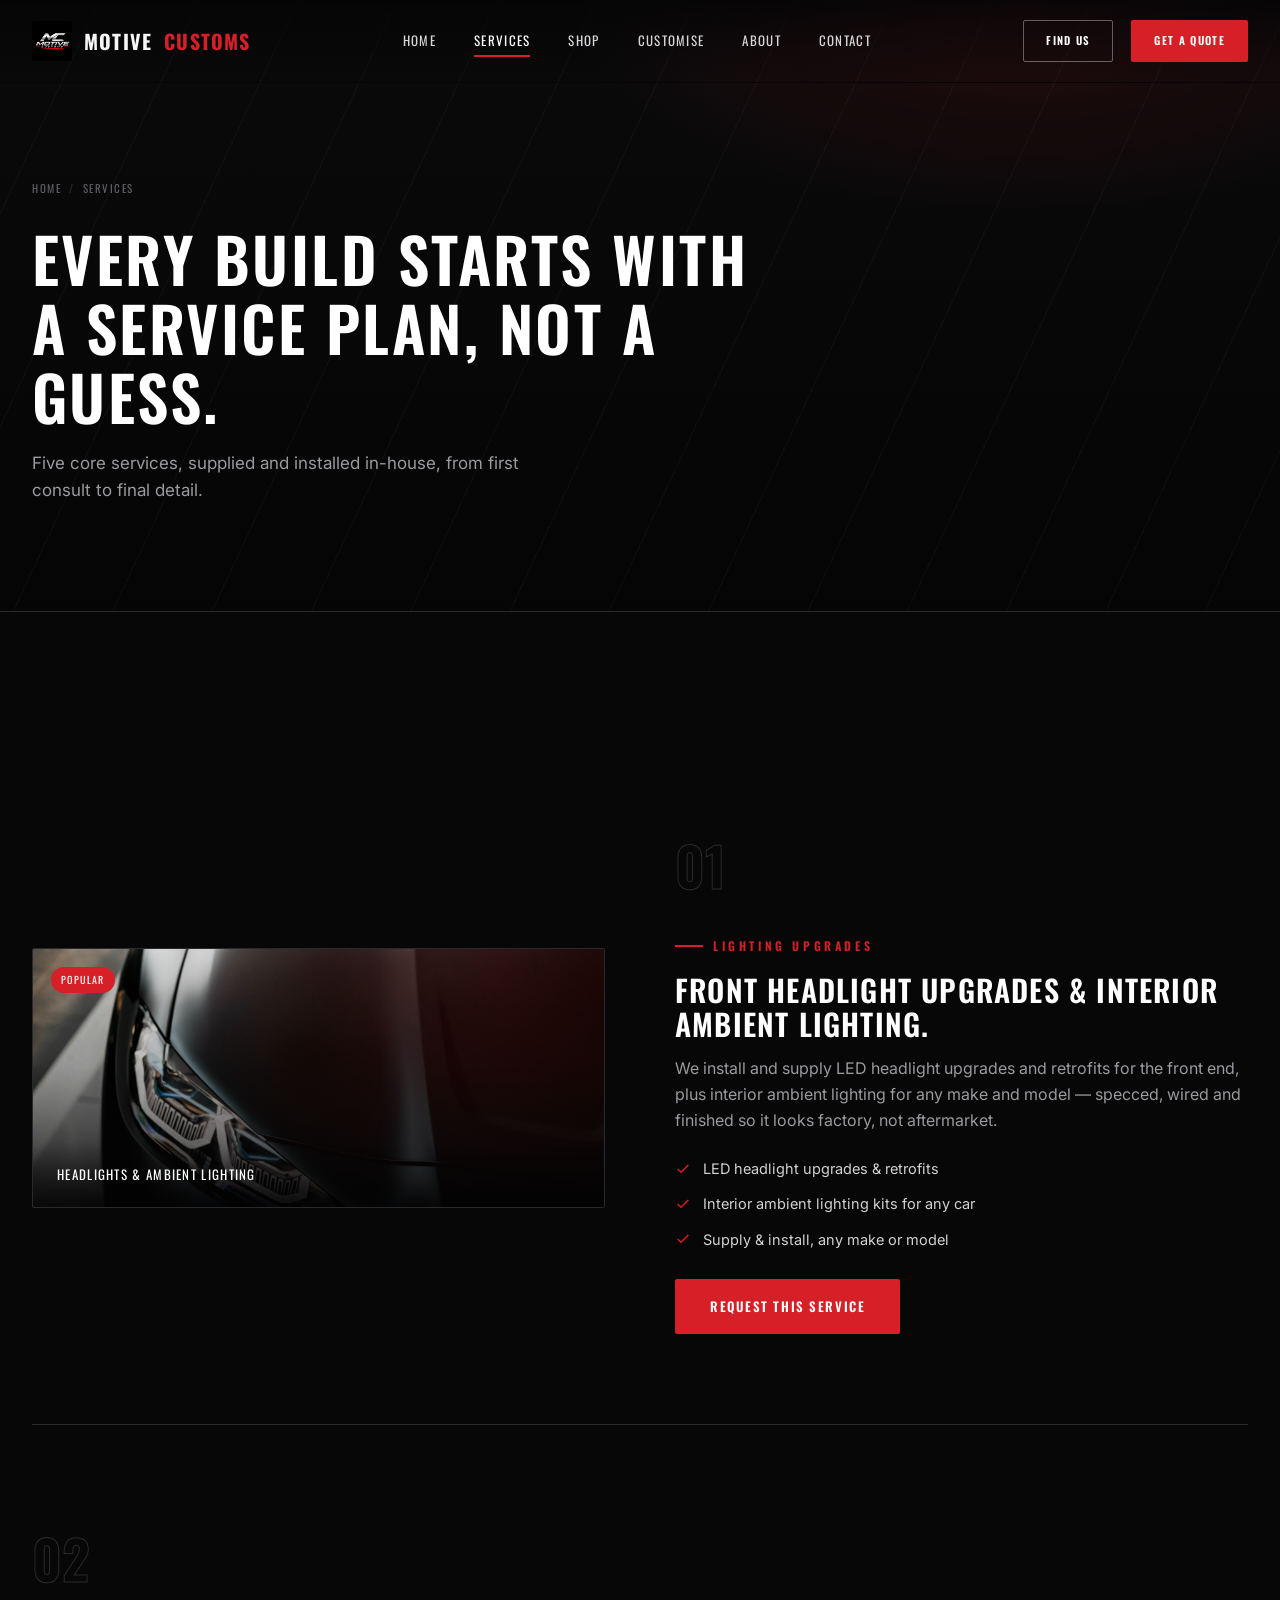
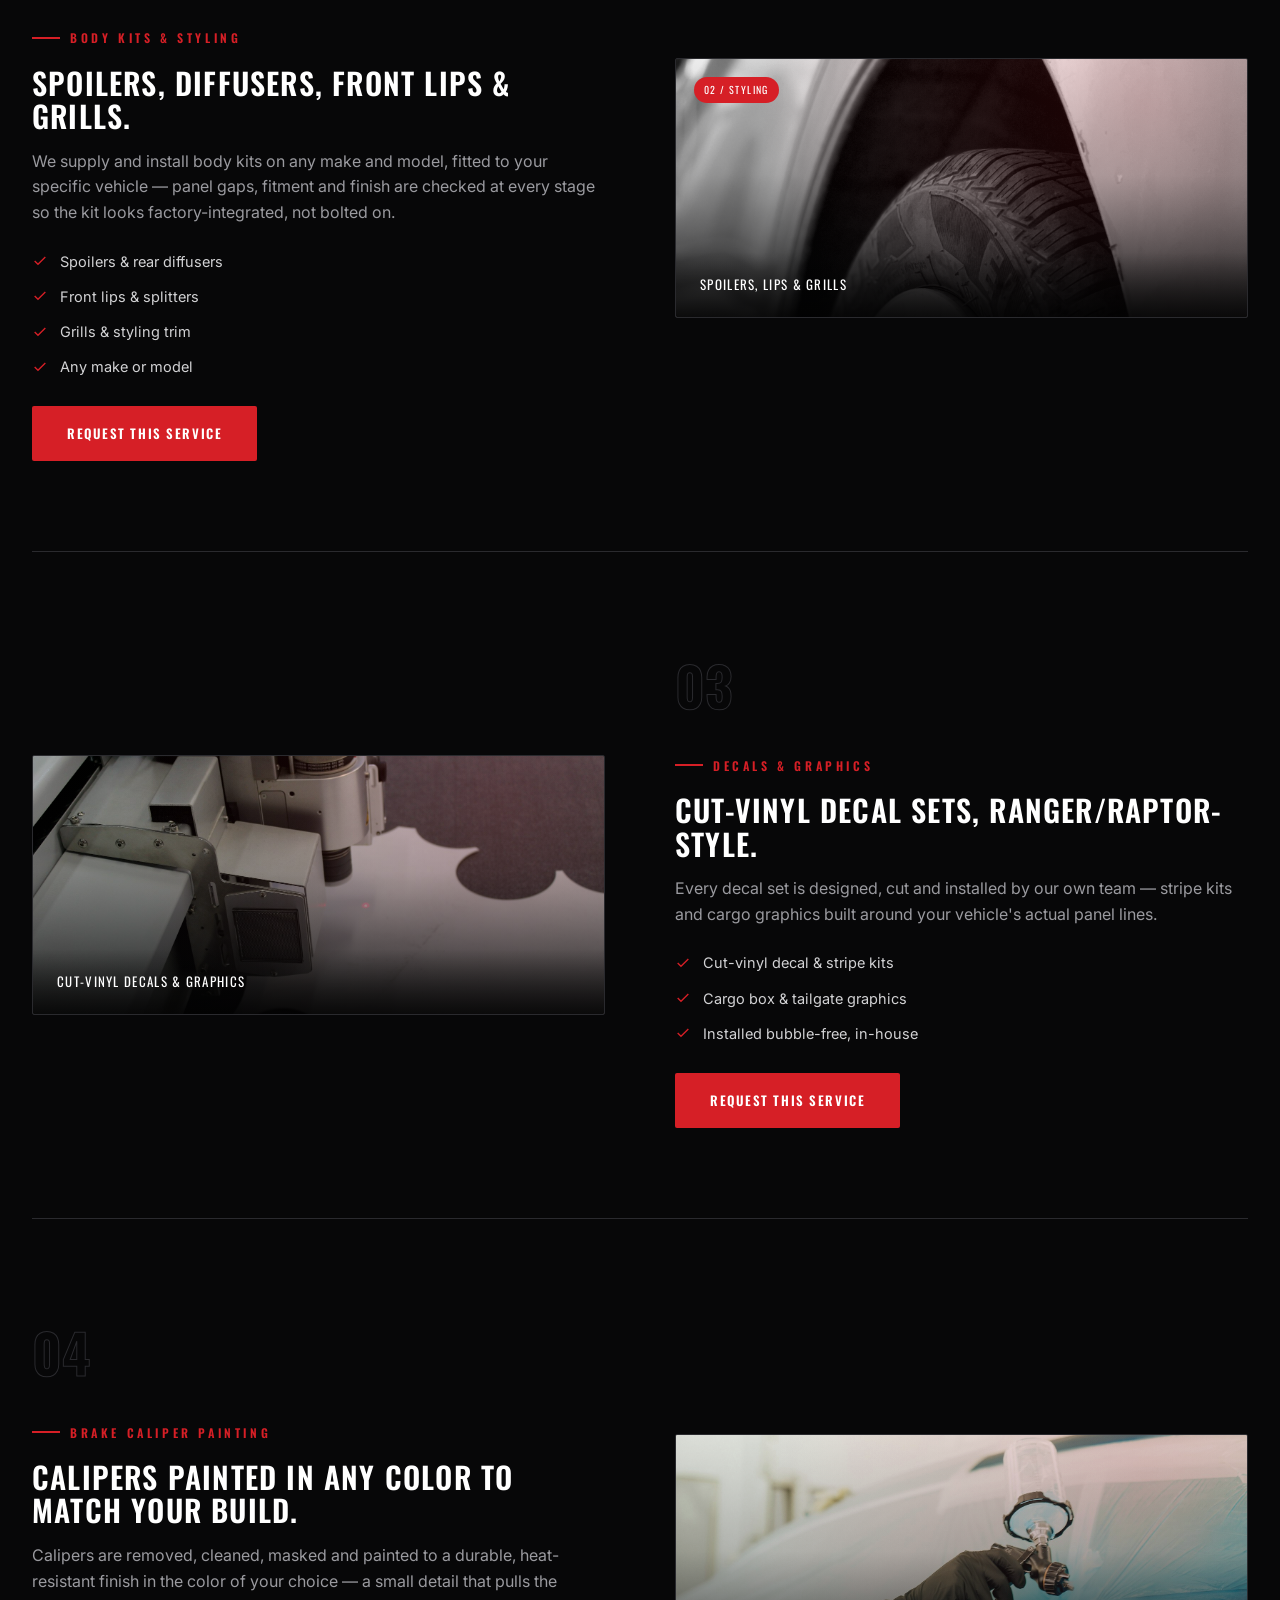
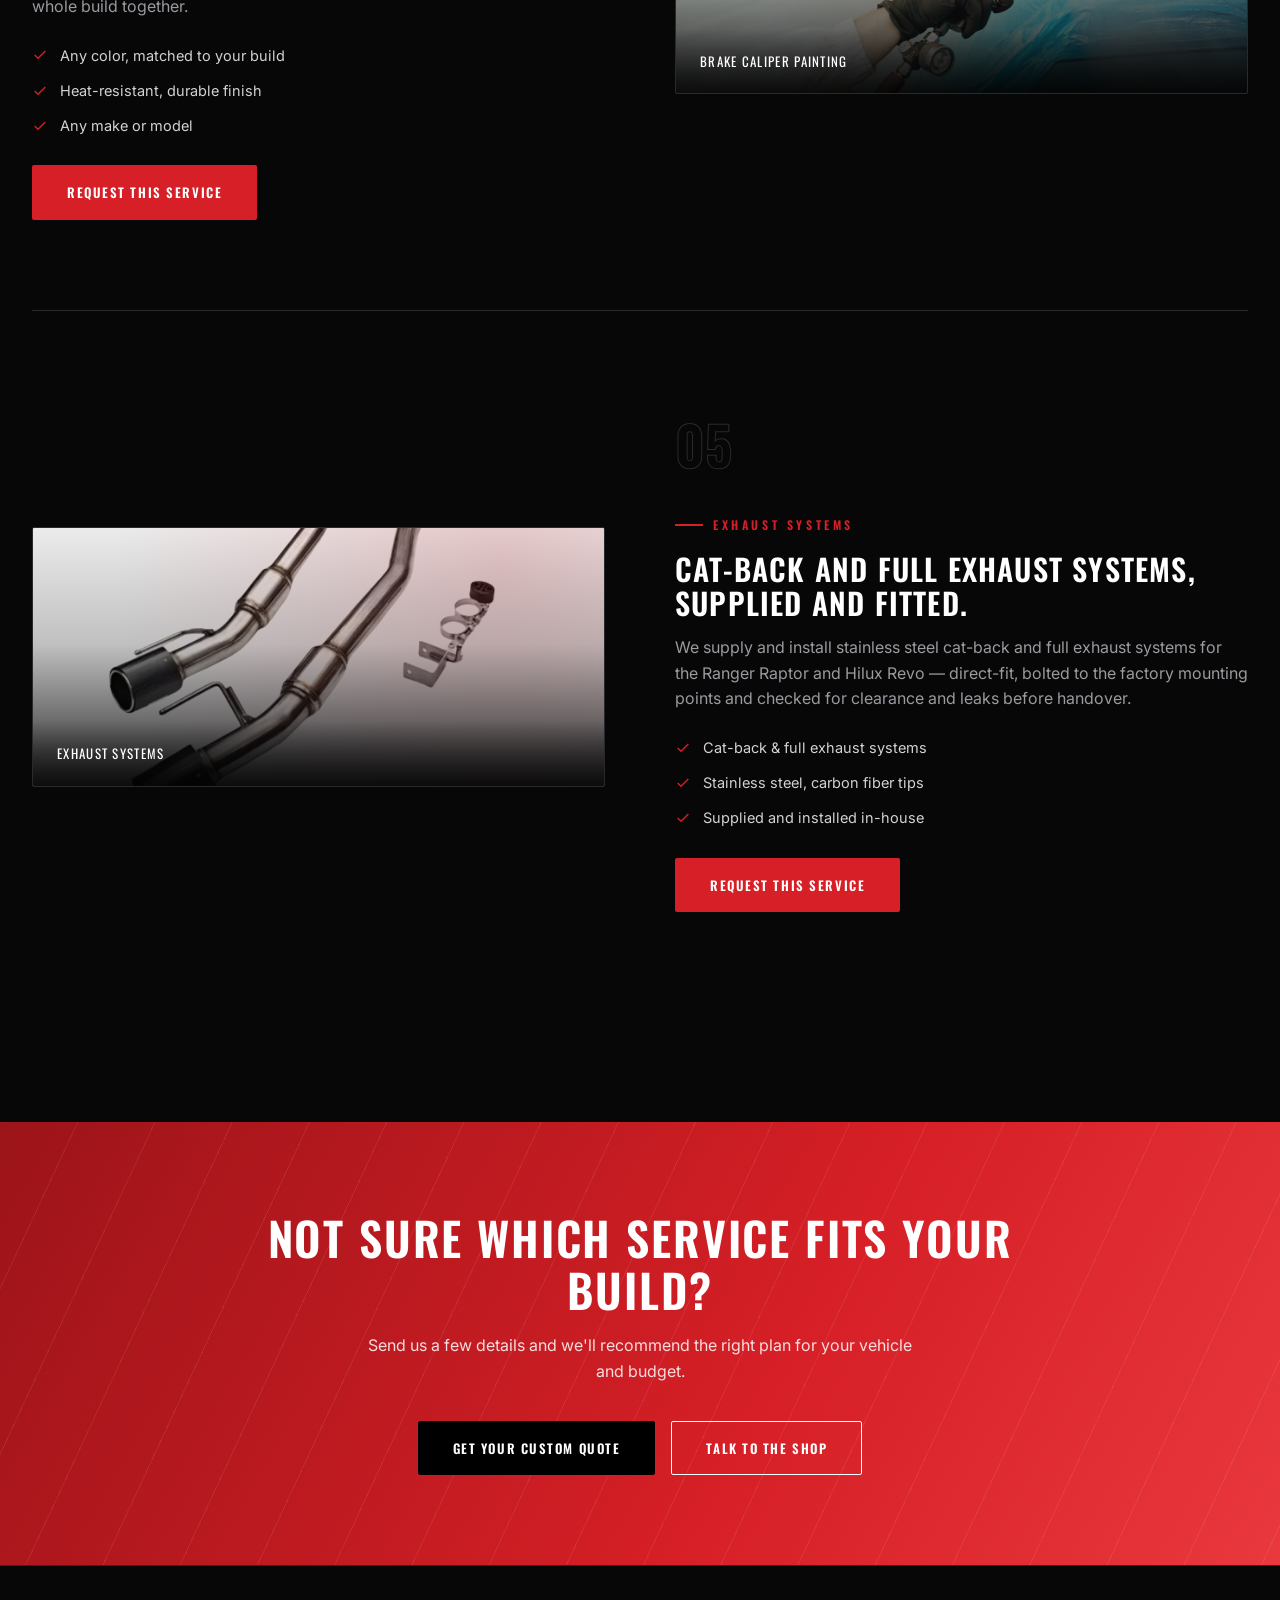
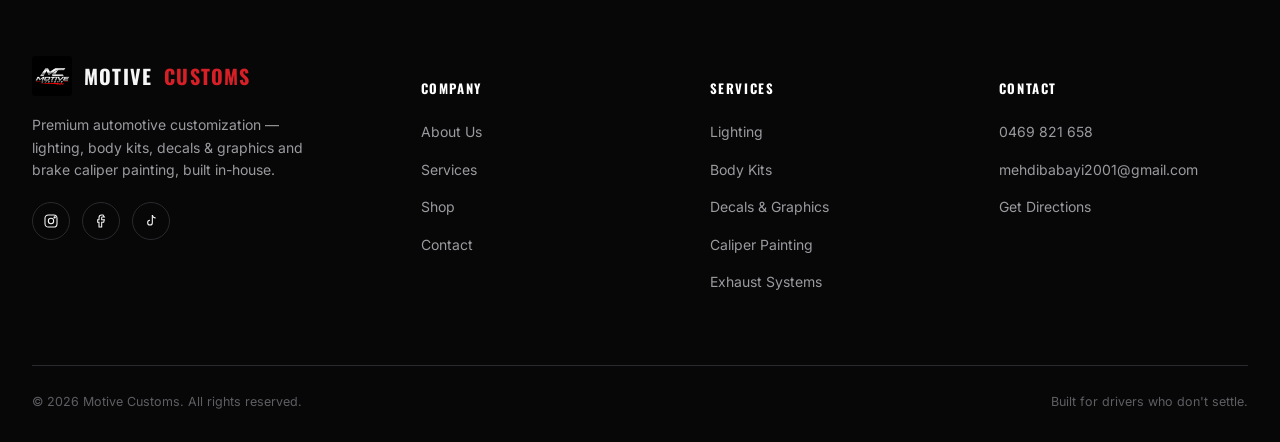
<file: services.html>
<!DOCTYPE html>
<html lang="en">
<head>
<meta charset="UTF-8">
<meta name="viewport" content="width=device-width, initial-scale=1.0">
<title>Services | Motive Customs</title>
<meta name="description" content="Lighting, body kits, decals &amp; graphics and brake caliper painting — explore every service Motive Customs offers.">
<link rel="icon" href="images/logo.jpg">
<link rel="preconnect" href="https://fonts.googleapis.com">
<link href="https://fonts.googleapis.com/css2?family=Oswald:wght@400;500;600;700&family=Inter:wght@400;500;600&display=swap" rel="stylesheet">
<link rel="stylesheet" href="css/style.css?v=2">
</head>
<body>

<header class="site-header">
  <div class="container nav-row">
    <a href="index.html" class="brand"><img src="images/logo.jpg" alt="Motive Customs"> MOTIVE <span>CUSTOMS</span></a>
    <nav class="nav-links">
      <a href="index.html">Home</a>
      <a href="services.html" class="active">Services</a>
      <a href="shop.html">Shop</a>
      <a href="customise.html">Customise</a>
      <a href="about.html">About</a>
      <a href="contact.html">Contact</a>
    </nav>
    <div class="nav-cta">
      <a href="contact.html" class="btn btn-outline btn-sm">Find Us</a>
      <a href="quote.html" class="btn btn-primary btn-sm">Get A Quote</a>
      <button class="nav-toggle" aria-label="Open menu"><span></span><span></span><span></span></button>
    </div>
  </div>
</header>

<div class="mobile-menu">
  <button class="mobile-close" aria-label="Close menu">&times;</button>
  <a href="index.html">Home</a>
  <a href="services.html">Services</a>
  <a href="shop.html">Shop</a>
  <a href="customise.html">Customise</a>
  <a href="about.html">About</a>
  <a href="contact.html">Contact</a>
  <a href="quote.html" class="btn btn-primary">Get A Quote</a>
</div>

<section class="page-hero">
  <div class="container">
    <div class="breadcrumb"><a href="index.html">Home</a><span class="sep">/</span><span>Services</span></div>
    <h1>Every build starts with a service plan, not a guess.</h1>
    <p>Five core services, supplied and installed in-house, from first consult to final detail.</p>
  </div>
</section>

<section class="section section-black">
  <div class="container">

    <div class="service-row" id="lighting">
      <div class="service-visual visual reveal"><img class="visual-photo" src="images/stock/led-showroom.jpg" alt="LED lighting installation"><div class="visual-shade"></div><span class="visual-tag">Popular</span><div class="visual-label">Headlights &amp; Ambient Lighting</div></div>
      <div class="service-text reveal">
        <div class="tag-no">01</div>
        <div class="eyebrow">Lighting Upgrades</div>
        <h3>Front headlight upgrades &amp; interior ambient lighting.</h3>
        <p>We install and supply LED headlight upgrades and retrofits for the front end, plus interior ambient lighting for any make and model — specced, wired and finished so it looks factory, not aftermarket.</p>
        <ul class="feature-list">
          <li><svg viewBox="0 0 24 24" fill="none" stroke="currentColor" stroke-width="2"><path d="M20 6L9 17l-5-5"/></svg> LED headlight upgrades &amp; retrofits</li>
          <li><svg viewBox="0 0 24 24" fill="none" stroke="currentColor" stroke-width="2"><path d="M20 6L9 17l-5-5"/></svg> Interior ambient lighting kits for any car</li>
          <li><svg viewBox="0 0 24 24" fill="none" stroke="currentColor" stroke-width="2"><path d="M20 6L9 17l-5-5"/></svg> Supply &amp; install, any make or model</li>
        </ul>
        <div style="margin-top:28px;"><a href="quote.html?service=lighting" class="btn btn-primary">Request This Service</a></div>
      </div>
    </div>

    <div class="service-row reverse" id="body-kits">
      <div class="service-visual visual reveal"><img class="visual-photo" src="images/stock/widebody.jpg" alt="Front lip and spoiler fitment"><div class="visual-shade"></div><span class="visual-tag">02 / Styling</span><div class="visual-label">Spoilers, Lips &amp; Grills</div></div>
      <div class="service-text reveal">
        <div class="tag-no">02</div>
        <div class="eyebrow">Body Kits &amp; Styling</div>
        <h3>Spoilers, diffusers, front lips &amp; grills.</h3>
        <p>We supply and install body kits on any make and model, fitted to your specific vehicle — panel gaps, fitment and finish are checked at every stage so the kit looks factory-integrated, not bolted on.</p>
        <ul class="feature-list">
          <li><svg viewBox="0 0 24 24" fill="none" stroke="currentColor" stroke-width="2"><path d="M20 6L9 17l-5-5"/></svg> Spoilers &amp; rear diffusers</li>
          <li><svg viewBox="0 0 24 24" fill="none" stroke="currentColor" stroke-width="2"><path d="M20 6L9 17l-5-5"/></svg> Front lips &amp; splitters</li>
          <li><svg viewBox="0 0 24 24" fill="none" stroke="currentColor" stroke-width="2"><path d="M20 6L9 17l-5-5"/></svg> Grills &amp; styling trim</li>
          <li><svg viewBox="0 0 24 24" fill="none" stroke="currentColor" stroke-width="2"><path d="M20 6L9 17l-5-5"/></svg> Any make or model</li>
        </ul>
        <div style="margin-top:28px;"><a href="quote.html?service=body-kits" class="btn btn-primary">Request This Service</a></div>
      </div>
    </div>

    <div class="service-row" id="wraps">
      <div class="service-visual visual reveal"><img class="visual-photo" src="images/stock/decal-cutting.jpg" alt="Cut-vinyl decals in production"><div class="visual-shade"></div><div class="visual-label">Cut-Vinyl Decals &amp; Graphics</div></div>
      <div class="service-text reveal">
        <div class="tag-no">03</div>
        <div class="eyebrow">Decals &amp; Graphics</div>
        <h3>Cut-vinyl decal sets, Ranger/Raptor-style.</h3>
        <p>Every decal set is designed, cut and installed by our own team — stripe kits and cargo graphics built around your vehicle's actual panel lines.</p>
        <ul class="feature-list">
          <li><svg viewBox="0 0 24 24" fill="none" stroke="currentColor" stroke-width="2"><path d="M20 6L9 17l-5-5"/></svg> Cut-vinyl decal &amp; stripe kits</li>
          <li><svg viewBox="0 0 24 24" fill="none" stroke="currentColor" stroke-width="2"><path d="M20 6L9 17l-5-5"/></svg> Cargo box &amp; tailgate graphics</li>
          <li><svg viewBox="0 0 24 24" fill="none" stroke="currentColor" stroke-width="2"><path d="M20 6L9 17l-5-5"/></svg> Installed bubble-free, in-house</li>
        </ul>
        <div style="margin-top:28px;"><a href="quote.html?service=wraps" class="btn btn-primary">Request This Service</a></div>
      </div>
    </div>

    <div class="service-row reverse" id="calipers">
      <div class="service-visual visual reveal"><img class="visual-photo" src="images/stock/caliper-paint.jpg" alt="Brake caliper being painted"><div class="visual-shade"></div><div class="visual-label">Brake Caliper Painting</div></div>
      <div class="service-text reveal">
        <div class="tag-no">04</div>
        <div class="eyebrow">Brake Caliper Painting</div>
        <h3>Calipers painted in any color to match your build.</h3>
        <p>Calipers are removed, cleaned, masked and painted to a durable, heat-resistant finish in the color of your choice — a small detail that pulls the whole build together.</p>
        <ul class="feature-list">
          <li><svg viewBox="0 0 24 24" fill="none" stroke="currentColor" stroke-width="2"><path d="M20 6L9 17l-5-5"/></svg> Any color, matched to your build</li>
          <li><svg viewBox="0 0 24 24" fill="none" stroke="currentColor" stroke-width="2"><path d="M20 6L9 17l-5-5"/></svg> Heat-resistant, durable finish</li>
          <li><svg viewBox="0 0 24 24" fill="none" stroke="currentColor" stroke-width="2"><path d="M20 6L9 17l-5-5"/></svg> Any make or model</li>
        </ul>
        <div style="margin-top:28px;"><a href="quote.html?service=calipers" class="btn btn-primary">Request This Service</a></div>
      </div>
    </div>

    <div class="service-row" id="exhaust">
      <div class="service-visual visual reveal"><img class="visual-photo" src="images/stock/exhaust-raptor.jpg" alt="Stainless steel cat-back exhaust with carbon fiber tips"><div class="visual-shade"></div><div class="visual-label">Exhaust Systems</div></div>
      <div class="service-text reveal">
        <div class="tag-no">05</div>
        <div class="eyebrow">Exhaust Systems</div>
        <h3>Cat-back and full exhaust systems, supplied and fitted.</h3>
        <p>We supply and install stainless steel cat-back and full exhaust systems for the Ranger Raptor and Hilux Revo — direct-fit, bolted to the factory mounting points and checked for clearance and leaks before handover.</p>
        <ul class="feature-list">
          <li><svg viewBox="0 0 24 24" fill="none" stroke="currentColor" stroke-width="2"><path d="M20 6L9 17l-5-5"/></svg> Cat-back &amp; full exhaust systems</li>
          <li><svg viewBox="0 0 24 24" fill="none" stroke="currentColor" stroke-width="2"><path d="M20 6L9 17l-5-5"/></svg> Stainless steel, carbon fiber tips</li>
          <li><svg viewBox="0 0 24 24" fill="none" stroke="currentColor" stroke-width="2"><path d="M20 6L9 17l-5-5"/></svg> Supplied and installed in-house</li>
        </ul>
        <div style="margin-top:28px;"><a href="quote.html?service=exhaust" class="btn btn-primary">Request This Service</a></div>
      </div>
    </div>

  </div>
</section>

<section class="cta-band">
  <div class="container reveal">
    <h2>Not sure which service fits your build?</h2>
    <p>Send us a few details and we'll recommend the right plan for your vehicle and budget.</p>
    <div style="position:relative; display:flex; gap:16px; justify-content:center; flex-wrap:wrap;">
      <a href="quote.html" class="btn btn-dark">Get Your Custom Quote</a>
      <a href="contact.html" class="btn btn-outline">Talk To The Shop</a>
    </div>
  </div>
</section>

<footer class="site-footer">
  <div class="container">
    <div class="footer-cols">
      <div class="footer-brand">
        <a href="index.html" class="brand"><img src="images/logo.jpg" alt="Motive Customs"> MOTIVE <span>CUSTOMS</span></a>
        <p>Premium automotive customization — lighting, body kits, decals &amp; graphics and brake caliper painting, built in-house.</p>
        <div class="footer-social">
          <a href="https://www.instagram.com/motivecustoms/" target="_blank" rel="noopener noreferrer" aria-label="Instagram"><svg viewBox="0 0 24 24" fill="none" stroke="currentColor" stroke-width="1.6"><rect x="3" y="3" width="18" height="18" rx="5"/><circle cx="12" cy="12" r="4"/><circle cx="17.5" cy="6.5" r="1"/></svg></a>
          <a href="https://www.facebook.com/share/19xbVZXygR/" target="_blank" rel="noopener noreferrer" aria-label="Facebook"><svg viewBox="0 0 24 24" fill="none" stroke="currentColor" stroke-width="1.6"><path d="M15 3h-2a4 4 0 00-4 4v3H7v4h2v7h4v-7h3l1-4h-4V7a1 1 0 011-1h3z"/></svg></a>
          <a href="https://www.tiktok.com/@motivecustoms" target="_blank" rel="noopener noreferrer" aria-label="TikTok"><svg viewBox="0 0 24 24" fill="none" stroke="currentColor" stroke-width="1.6" stroke-linejoin="round"><path d="M14 3v11.5a3.5 3.5 0 11-3.5-3.5"/><path d="M14 3c.4 2.6 2.2 4.4 5 4.6"/></svg></a>
        </div>
      </div>
      <div class="footer-col">
        <h5>Company</h5>
        <ul>
          <li><a href="about.html">About Us</a></li>
          <li><a href="services.html">Services</a></li>
          <li><a href="shop.html">Shop</a></li>
          <li><a href="contact.html">Contact</a></li>
        </ul>
      </div>
      <div class="footer-col">
        <h5>Services</h5>
        <ul>
          <li><a href="services.html#lighting">Lighting</a></li>
          <li><a href="services.html#body-kits">Body Kits</a></li>
          <li><a href="services.html#wraps">Decals &amp; Graphics</a></li>
          <li><a href="services.html#calipers">Caliper Painting</a></li>
          <li><a href="services.html#exhaust">Exhaust Systems</a></li>
        </ul>
      </div>
      <div class="footer-col">
        <h5>Contact</h5>
        <ul>
          <li><a href="tel:+61469821658">0469 821 658</a></li>
          <li><a href="mailto:mehdibabayi2001@gmail.com">mehdibabayi2001@gmail.com</a></li>
          <li><a href="https://www.google.com/maps/dir/?api=1&amp;destination=21+Ingrid+Street%2C+Dandenong+VIC+3175" target="_blank" rel="noopener noreferrer">Get Directions</a></li>
        </ul>
      </div>
    </div>
    <div class="footer-bottom">
      <span>&copy; 2026 Motive Customs. All rights reserved.</span>
      <span>Built for drivers who don't settle.</span>
    </div>
  </div>
</footer>

<script src="js/products.js"></script>
<script src="js/main.js"></script>
</body>
</html>
</file>
<file: css/style.css>
/* =========================================================
   MOTIVE CUSTOMS — Premium Automotive Customization Site
   ========================================================= */

:root {
  --black: #070708;
  --charcoal: #111113;
  --panel: #19191c;
  --panel-light: #232327;
  --line: #2a2a2e;
  --red: #d61f26;
  --red-dark: #9c1419;
  --white: #f6f6f7;
  --muted: #9a9a9f;
  --muted-dark: #5e5e63;
  --silver-grad: linear-gradient(135deg, #f5f5f5 0%, #b9babd 28%, #6e6f72 50%, #d8d9db 68%, #8a8b8e 85%, #f0f1f2 100%);
  --red-grad: linear-gradient(135deg, #ff4d52 0%, #d61f26 45%, #7c0d11 100%);
  --radius: 2px;
  --maxw: 1280px;
  --ease: cubic-bezier(.16,.84,.44,1);
}

* { box-sizing: border-box; }
html { scroll-behavior: smooth; }

body {
  margin: 0;
  background: var(--black);
  color: var(--white);
  font-family: 'Inter', -apple-system, BlinkMacSystemFont, sans-serif;
  font-size: 16px;
  line-height: 1.6;
  -webkit-font-smoothing: antialiased;
  overflow-x: hidden;
}

h1, h2, h3, h4 {
  font-family: 'Oswald', 'Inter', sans-serif;
  text-transform: uppercase;
  letter-spacing: 0.04em;
  margin: 0;
  font-weight: 600;
  line-height: 1.12;
}

p { margin: 0 0 1em; color: var(--muted); }
a { color: inherit; text-decoration: none; }
img { max-width: 100%; display: block; }
ul { list-style: none; margin: 0; padding: 0; }
button { font-family: inherit; cursor: pointer; }

.container {
  max-width: var(--maxw);
  margin: 0 auto;
  padding: 0 32px;
}

.eyebrow {
  display: inline-flex;
  align-items: center;
  gap: 10px;
  font-family: 'Oswald', sans-serif;
  text-transform: uppercase;
  letter-spacing: 0.3em;
  font-size: 12px;
  color: var(--red);
  font-weight: 600;
  margin-bottom: 18px;
}
.eyebrow::before {
  content: '';
  width: 28px; height: 2px;
  background: var(--red);
  display: inline-block;
}

/* ---------- Buttons ---------- */
.btn {
  display: inline-flex;
  align-items: center;
  justify-content: center;
  gap: 10px;
  padding: 16px 34px;
  font-family: 'Oswald', sans-serif;
  text-transform: uppercase;
  letter-spacing: 0.12em;
  font-size: 13px;
  font-weight: 600;
  border: 1px solid transparent;
  border-radius: var(--radius);
  transition: all .3s var(--ease);
  white-space: nowrap;
}
.btn-primary {
  background: var(--red);
  color: #fff;
  box-shadow: 0 0 0 0 rgba(214,31,38,.5);
}
.btn-primary:hover { background: #ef262d; box-shadow: 0 8px 24px -6px rgba(214,31,38,.6); transform: translateY(-1px); }
.btn-outline {
  border-color: rgba(255,255,255,.35);
  color: #fff;
  background: transparent;
}
.btn-outline:hover { border-color: #fff; background: rgba(255,255,255,.06); }
.btn-dark {
  background: #0d0d0e;
  color: #fff;
  border-color: var(--line);
}
.btn-dark:hover { border-color: var(--red); }
.btn-block { width: 100%; }
.btn-sm { padding: 11px 22px; font-size: 11px; }

/* ---------- Nav ---------- */
.site-header {
  position: fixed;
  top: 0; left: 0; right: 0;
  z-index: 999;
  padding: 20px 0;
  background: linear-gradient(to bottom, rgba(5,5,6,.85), transparent);
  transition: background .35s ease, padding .35s ease, border-color .35s ease;
  border-bottom: 1px solid transparent;
}
.site-header.scrolled {
  background: rgba(7,7,8,.92);
  backdrop-filter: blur(10px);
  padding: 12px 0;
  border-bottom-color: var(--line);
}
.nav-row {
  display: flex;
  align-items: center;
  justify-content: space-between;
  gap: 24px;
}
.brand {
  display: flex;
  align-items: center;
  gap: 12px;
  font-family: 'Oswald', sans-serif;
  font-weight: 700;
  font-size: 20px;
  letter-spacing: .06em;
  text-transform: uppercase;
}
.brand img { height: 40px; width: auto; border-radius: 3px; }
.brand span { color: var(--red); }

.nav-links {
  display: flex;
  align-items: center;
  gap: 38px;
}
.nav-links a {
  font-family: 'Oswald', sans-serif;
  font-size: 13px;
  letter-spacing: .1em;
  text-transform: uppercase;
  color: #d6d6d8;
  position: relative;
  padding: 6px 0;
  transition: color .25s;
}
.nav-links a::after {
  content: '';
  position: absolute; left: 0; right: 100%; bottom: 0;
  height: 2px; background: var(--red);
  transition: right .3s var(--ease);
}
.nav-links a:hover, .nav-links a.active { color: #fff; }
.nav-links a:hover::after, .nav-links a.active::after { right: 0; }

.nav-cta { display: flex; align-items: center; gap: 18px; }
.nav-toggle {
  display: none;
  flex-direction: column;
  gap: 5px;
  background: none;
  border: none;
  padding: 6px;
}
.nav-toggle span { width: 24px; height: 2px; background: #fff; display: block; }

.mobile-menu {
  display: none;
  position: fixed;
  inset: 0;
  background: var(--black);
  z-index: 1000;
  flex-direction: column;
  padding: 100px 32px 40px;
  gap: 28px;
}
.mobile-menu.open { display: flex; }
.mobile-menu a {
  font-family: 'Oswald', sans-serif;
  font-size: 22px;
  text-transform: uppercase;
  letter-spacing: .06em;
  border-bottom: 1px solid var(--line);
  padding-bottom: 20px;
}
.mobile-close {
  position: absolute; top: 24px; right: 24px;
  background: none; border: none; color: #fff; font-size: 28px;
}

/* ---------- Hero ---------- */
.hero {
  position: relative;
  min-height: 100vh;
  display: flex;
  align-items: center;
  overflow: hidden;
  background:
    radial-gradient(ellipse 60% 50% at 75% 30%, rgba(214,31,38,.14), transparent 60%),
    linear-gradient(180deg, #0a0a0b 0%, #050506 100%);
}
.hero::before {
  content: '';
  position: absolute; inset: 0;
  background-image: repeating-linear-gradient(115deg, rgba(255,255,255,.035) 0 1px, transparent 1px 90px);
  pointer-events: none;
}
.hero::after {
  content: '';
  position: absolute;
  right: -10%;
  top: 50%;
  transform: translateY(-50%);
  width: 70%;
  height: 70%;
  background: radial-gradient(ellipse at center, rgba(214,31,38,.12), transparent 70%);
  filter: blur(40px);
  pointer-events: none;
}
.hero-bg {
  position: absolute;
  inset: 0;
  z-index: 0;
}
.hero-bg img {
  width: 100%;
  height: 100%;
  object-fit: cover;
  object-position: 65% 40%;
}
.hero-bg::after {
  content: '';
  position: absolute;
  inset: 0;
  background:
    linear-gradient(100deg, rgba(5,5,6,.97) 0%, rgba(5,5,6,.88) 32%, rgba(5,5,6,.55) 58%, rgba(5,5,6,.82) 100%),
    linear-gradient(to top, rgba(5,5,6,.96) 0%, transparent 45%);
}

/* ---------- Hero animated build graphic ---------- */
.hero-visual {
  position: absolute;
  inset: 0;
  z-index: 0;
  display: flex;
  align-items: center;
  justify-content: flex-end;
  padding-right: 2%;
  pointer-events: none;
  mask-image: linear-gradient(to bottom, transparent 0%, #000 10%, #000 88%, transparent 100%);
}
.hero-visual svg {
  width: min(66vw, 1050px);
  height: auto;
  overflow: visible;
  opacity: .92;
}

.hv-rig { animation: hv-float 6.5s ease-in-out infinite; transform-origin: 450px 280px; }
@keyframes hv-float {
  0%, 100% { transform: translateY(0) scale(1); }
  50%      { transform: translateY(-7px) scale(1.004); }
}

.hv-line { fill: none; stroke: rgba(255,255,255,.82); stroke-width: 2.4; stroke-linejoin: round; }
.hv-rim  { fill: none; stroke: rgba(255,255,255,.5); stroke-width: 1.2; }

.hv-draw {
  stroke-dasharray: 1000;
  stroke-dashoffset: 1000;
  animation: hv-draw-in 2.6s cubic-bezier(.16,.84,.44,1) forwards;
  animation-delay: .2s;
}
@keyframes hv-draw-in { to { stroke-dashoffset: 0; } }

.hv-mod { opacity: 0; }
.hv-mod-shape {
  fill: none;
  stroke: var(--red);
  stroke-width: 2.4;
  filter: drop-shadow(0 0 7px rgba(214,31,38,.85));
}
.hv-mod-rim {
  fill: none;
  stroke: var(--red);
  stroke-width: 2;
  filter: drop-shadow(0 0 6px rgba(214,31,38,.75));
}
.hv-spokes line {
  stroke: var(--red);
  stroke-width: 2;
  filter: drop-shadow(0 0 5px rgba(214,31,38,.7));
}
.hv-leader { stroke: rgba(255,255,255,.3); stroke-width: 1; stroke-dasharray: 3 3; }
.hv-dot { fill: var(--red); }
.hv-label {
  font-family: 'Oswald', sans-serif;
  font-size: 15px;
  letter-spacing: 1.5px;
  fill: #fff;
  text-transform: uppercase;
}

.hv-mod-1 { animation: hv-modcycle 16s ease-in-out infinite; animation-delay: 3s; }
.hv-mod-2 { animation: hv-modcycle 16s ease-in-out infinite; animation-delay: -1s; }
.hv-mod-3 { animation: hv-modcycle 16s ease-in-out infinite; animation-delay: -5s; }
.hv-mod-4 { animation: hv-modcycle 16s ease-in-out infinite; animation-delay: -9s; }

@keyframes hv-modcycle {
  0%   { opacity: 0; }
  2%   { opacity: 0; }
  8%   { opacity: 1; }
  23%  { opacity: 1; }
  28%  { opacity: 0; }
  100% { opacity: 0; }
}

.hero-sweep {
  position: absolute;
  inset: 0;
  z-index: 0;
  overflow: hidden;
  pointer-events: none;
}
.hero-sweep::after {
  content: '';
  position: absolute;
  top: -20%;
  left: -30%;
  width: 40%;
  height: 140%;
  background: linear-gradient(100deg, transparent, rgba(255,255,255,.05) 45%, rgba(255,255,255,.1) 50%, rgba(255,255,255,.05) 55%, transparent);
  transform: skewX(-18deg);
  animation: hv-sweep 7s ease-in-out infinite;
  animation-delay: 1.5s;
}
@keyframes hv-sweep {
  0%   { left: -40%; }
  40%  { left: 110%; }
  100% { left: 110%; }
}

@media (max-width: 1080px) {
  .hero-visual svg { width: min(78vw, 820px); }
}
@media (max-width: 760px) {
  .hero-visual { display: none; }
}
.hero-inner {
  position: relative;
  z-index: 2;
  padding-top: 90px;
  width: 100%;
}
.hero h1 {
  font-size: clamp(46px, 7.4vw, 100px);
  max-width: 920px;
  color: #fff;
}
.hero h1 em {
  font-style: normal;
  background: var(--silver-grad);
  -webkit-background-clip: text;
  background-clip: text;
  color: transparent;
}
.hero-line {
  font-family: 'Oswald', sans-serif;
  font-size: 13px;
  letter-spacing: .3em;
  text-transform: uppercase;
  color: var(--muted-dark);
  margin-top: 26px;
  max-width: 560px;
}
.hero-ticker {
  display: flex;
  align-items: center;
  gap: 12px;
  margin-top: 22px;
}
.hero-ticker-label {
  font-family: 'Oswald', sans-serif;
  font-size: 11px;
  letter-spacing: .2em;
  text-transform: uppercase;
  color: var(--muted-dark);
}
.hero-ticker-stack {
  position: relative;
  display: inline-block;
  min-width: 170px;
  height: 1.2em;
}
.hero-ticker-item {
  position: absolute;
  left: 0; top: 0;
  white-space: nowrap;
  font-family: 'Oswald', sans-serif;
  font-size: 13px;
  letter-spacing: .12em;
  text-transform: uppercase;
  color: var(--red);
  opacity: 0;
}

.hero-actions {
  display: flex;
  gap: 16px;
  margin-top: 40px;
  flex-wrap: wrap;
}

.stats-bar {
  border-top: 1px solid var(--line);
  border-bottom: 1px solid var(--line);
  background: var(--black);
}
.stats-row {
  display: flex;
  justify-content: space-between;
  flex-wrap: wrap;
  padding: 30px 0;
  gap: 24px;
}
.stats-item {
  display: flex;
  align-items: baseline;
  gap: 10px;
}
.stats-num {
  font-family: 'Oswald', sans-serif;
  font-size: 26px;
  font-weight: 600;
  color: #fff;
  letter-spacing: .01em;
}
.stats-label {
  font-size: 11px;
  letter-spacing: .14em;
  text-transform: uppercase;
  color: var(--muted-dark);
}
@media (max-width: 760px) {
  .stats-row { justify-content: flex-start; gap: 28px 40px; }
}
.scroll-cue {
  position: absolute;
  bottom: 36px; left: 50%;
  transform: translateX(-50%);
  display: flex; flex-direction: column; align-items: center; gap: 8px;
  color: var(--muted-dark);
  font-size: 10px; letter-spacing: .2em; text-transform: uppercase;
  z-index: 2;
}
.scroll-cue .line { width: 1px; height: 34px; background: linear-gradient(var(--red), transparent); animation: scrolldown 1.8s ease-in-out infinite; }
@keyframes scrolldown { 0%{opacity:.2; transform: scaleY(.3); transform-origin: top;} 50%{opacity:1; transform: scaleY(1); transform-origin: top;} 100%{opacity:.2; transform: scaleY(.3); transform-origin: bottom;} }

/* ---------- Sections general ---------- */
section { position: relative; }
.section { padding: 120px 0; }
.section-tight { padding: 80px 0; }
.section-head {
  display: flex;
  justify-content: space-between;
  align-items: flex-end;
  gap: 40px;
  margin-bottom: 64px;
  flex-wrap: wrap;
}
.section-head h2 { font-size: clamp(30px, 4vw, 48px); color: #fff; max-width: 640px; }
.section-head p { max-width: 420px; margin: 0; }
.section-dark { background: var(--charcoal); border-top: 1px solid var(--line); border-bottom: 1px solid var(--line); }
.section-black { background: var(--black); }

/* ---------- Marquee stats bar ---------- */
.marquee-bar {
  border-top: 1px solid var(--line);
  border-bottom: 1px solid var(--line);
  background: var(--charcoal);
  overflow: hidden;
  padding: 22px 0;
}
.marquee-track {
  display: flex;
  gap: 60px;
  width: max-content;
  animation: marquee 28s linear infinite;
}
.marquee-track span {
  font-family: 'Oswald', sans-serif;
  text-transform: uppercase;
  letter-spacing: .18em;
  font-size: 13px;
  color: var(--muted-dark);
  display: flex; align-items: center; gap: 16px;
}
.marquee-track span b { color: #fff; font-weight: 600; }
.marquee-track span::after { content: '◆'; color: var(--red); font-size: 8px; margin-left: 44px; }
@keyframes marquee { from { transform: translateX(0); } to { transform: translateX(-50%); } }

/* ---------- Mission split ---------- */
.mission {
  background: linear-gradient(135deg, #0b0b0c, #050506 70%);
  padding: 140px 0;
  text-align: center;
  position: relative;
}
.mission::before {
  content: '';
  position: absolute; inset: 0;
  background-image: repeating-linear-gradient(115deg, rgba(255,255,255,.03) 0 1px, transparent 1px 90px);
}
.mission h2 {
  position: relative;
  font-size: clamp(26px, 4.2vw, 52px);
  max-width: 920px;
  margin: 0 auto;
  color: #efefef;
  line-height: 1.3;
}
.mission h2 .accent { color: var(--red); }
.mission-actions {
  position: relative;
  display: flex; gap: 16px; justify-content: center; margin-top: 48px;
  flex-wrap: wrap;
}

/* ---------- Cards grid ---------- */
.grid {
  display: grid;
  gap: 28px;
}
.grid-3 { grid-template-columns: repeat(3, 1fr); }
.grid-4 { grid-template-columns: repeat(4, 1fr); }
.grid-2 { grid-template-columns: repeat(2, 1fr); }

.card {
  background: var(--panel);
  border: 1px solid var(--line);
  border-radius: var(--radius);
  padding: 36px 30px;
  transition: border-color .3s, transform .3s var(--ease), background .3s;
  position: relative;
  overflow: hidden;
}
.card:hover { border-color: rgba(214,31,38,.5); transform: translateY(-6px); background: var(--panel-light); }
.card .num {
  font-family: 'Oswald', sans-serif;
  font-size: 13px;
  color: var(--muted-dark);
  letter-spacing: .1em;
}
.card .icon {
  width: 52px; height: 52px;
  display: flex; align-items: center; justify-content: center;
  border: 1px solid var(--line);
  border-radius: 50%;
  margin-bottom: 24px;
  color: var(--red);
}
.card .icon svg { width: 24px; height: 24px; }
.card h3 { font-size: 19px; color: #fff; margin-bottom: 12px; }
.card p { font-size: 14.5px; margin-bottom: 18px; }
.card .card-link {
  font-family: 'Oswald', sans-serif;
  font-size: 12px;
  letter-spacing: .12em;
  text-transform: uppercase;
  color: var(--red);
  display: inline-flex;
  align-items: center;
  gap: 8px;
}
.card .card-link svg { width: 14px; height: 14px; transition: transform .25s; }
.card:hover .card-link svg { transform: translateX(4px); }

/* ---------- Service cards (photographic) ---------- */
.service-grid {
  display: grid;
  grid-template-columns: repeat(4, 1fr);
  gap: 2px;
}
.service-card {
  position: relative;
  display: block;
  aspect-ratio: 4/3;
  overflow: hidden;
  background: #0a0a0b;
}
.service-card img {
  position: absolute;
  inset: 0;
  width: 100%;
  height: 100%;
  object-fit: cover;
  filter: saturate(1.05) brightness(.85);
  transition: transform .7s var(--ease), filter .5s;
}
.service-card:hover img { transform: scale(1.06); filter: saturate(1.1) brightness(.75); }
.service-card-shade {
  position: absolute;
  inset: 0;
  background: linear-gradient(to top, rgba(5,5,6,.95) 0%, rgba(5,5,6,.55) 45%, rgba(5,5,6,.1) 75%);
}
.service-card-body {
  position: absolute;
  left: 0; right: 0; bottom: 0;
  padding: 26px 28px;
}
.service-card-no {
  font-family: 'Oswald', sans-serif;
  font-size: 12px;
  letter-spacing: .14em;
  color: var(--red);
}
.service-card h3 {
  font-size: 19px;
  color: #fff;
  margin: 8px 0 8px;
}
.service-card p {
  font-size: 13.5px;
  margin: 0;
  color: #c6c6c9;
  max-width: 280px;
}
@media (max-width: 900px) {
  .service-grid { grid-template-columns: repeat(2, 1fr); }
}
@media (max-width: 560px) {
  .service-grid { grid-template-columns: 1fr; }
}

/* visual block — shows a real photo when provided, else the styled gradient placeholder */
.visual {
  position: relative;
  border-radius: var(--radius);
  overflow: hidden;
  background: linear-gradient(145deg, #1c1c1f, #0a0a0b 65%);
  border: 1px solid var(--line);
  display: flex;
  align-items: flex-end;
  min-height: 260px;
}
.visual::before {
  content: '';
  position: absolute; inset: 0;
  background-image: repeating-linear-gradient(115deg, rgba(255,255,255,.04) 0 1px, transparent 1px 60px);
}
.visual::after {
  content: '';
  position: absolute;
  width: 160%; height: 160%;
  left: -30%; top: -30%;
  background: radial-gradient(circle at 70% 30%, rgba(214,31,38,.18), transparent 55%);
}
.visual-photo {
  position: absolute;
  inset: 0;
  width: 100%;
  height: 100%;
  object-fit: cover;
  z-index: 0;
  filter: saturate(1.05) contrast(1.05);
  transition: transform .6s var(--ease);
}
.visual:hover .visual-photo { transform: scale(1.05); }
.visual-shade {
  position: absolute;
  inset: 0;
  z-index: 1;
  background: linear-gradient(to top, rgba(5,5,6,.88) 0%, rgba(5,5,6,.25) 55%, rgba(5,5,6,.08) 100%);
}
.visual .visual-label {
  position: relative; z-index: 2;
  padding: 22px 24px;
  font-family: 'Oswald', sans-serif;
  text-transform: uppercase;
  letter-spacing: .1em;
  font-size: 13px;
  color: #fff;
  background: linear-gradient(to top, rgba(0,0,0,.65), transparent);
  width: 100%;
}
.visual .visual-tag {
  position: absolute; top: 18px; left: 18px; z-index: 2;
  font-family: 'Oswald', sans-serif;
  font-size: 10px;
  letter-spacing: .14em;
  text-transform: uppercase;
  background: var(--red);
  color: #fff;
  padding: 5px 10px;
  border-radius: 999px;
}

/* ---------- Gallery ---------- */
.gallery-grid { display: grid; grid-template-columns: repeat(4, 1fr); grid-auto-rows: 220px; gap: 16px; }
.gallery-grid .visual:nth-child(5n+1) { grid-column: span 2; grid-row: span 2; }

/* ---------- Process ---------- */
.process-list { display: grid; grid-template-columns: repeat(4, 1fr); gap: 0; border-top: 1px solid var(--line); }
.process-item { padding: 40px 28px; border-right: 1px solid var(--line); border-bottom: 1px solid var(--line); }
.process-item:last-child { border-right: none; }
.process-item .step-no {
  font-family: 'Oswald', sans-serif;
  font-size: 44px;
  color: transparent;
  -webkit-text-stroke: 1px var(--line);
  font-weight: 700;
  margin-bottom: 18px;
}
.process-item h4 { color: #fff; font-size: 16px; margin-bottom: 10px; }
.process-item p { font-size: 14px; margin: 0; }

/* ---------- Shop preview / products ---------- */
.product-card {
  background: var(--panel);
  border: 1px solid var(--line);
  border-radius: var(--radius);
  overflow: hidden;
  display: flex;
  flex-direction: column;
  transition: border-color .3s, transform .3s var(--ease);
}
.product-card:hover { border-color: rgba(214,31,38,.5); transform: translateY(-6px); }
.product-media {
  position: relative;
  aspect-ratio: 4/3;
  background: linear-gradient(150deg, #202023, #0a0a0b 70%);
  display: flex; align-items: center; justify-content: center;
  border-bottom: 1px solid var(--line);
}
.product-media::before {
  content: '';
  position: absolute; inset: 0;
  background-image: repeating-linear-gradient(115deg, rgba(255,255,255,.04) 0 1px, transparent 1px 50px);
}
.product-media svg { width: 64px; height: 64px; color: var(--red); opacity: .85; position: relative; z-index: 1; }
.product-media img {
  position: absolute;
  inset: 0;
  width: 100%;
  height: 100%;
  object-fit: cover;
  filter: saturate(1.05) brightness(.82);
  transition: transform .6s var(--ease);
}
.product-card:hover .product-media img { transform: scale(1.06); }
/* Collage-style photos: in the multi-column grid keep the 4:3 frame but favour
   the lower panel; once cards go single-column, show the whole photo large. */
.product-media--full img { object-position: center 85%; }
@media (max-width: 760px) {
  .product-media--full { aspect-ratio: 939 / 1193; }
  .product-media--full img { object-position: center; }
}
.pm-media.pm-contain img { object-fit: contain; }
.product-badge {
  position: absolute; top: 14px; left: 14px; z-index: 2;
  background: var(--red); color: #fff;
  font-family: 'Oswald', sans-serif;
  font-size: 10px; letter-spacing: .12em; text-transform: uppercase;
  padding: 5px 10px; border-radius: 999px;
}
.product-body { padding: 24px; display: flex; flex-direction: column; gap: 12px; flex: 1; }
.product-cat { font-family: 'Oswald', sans-serif; font-size: 11px; letter-spacing: .14em; text-transform: uppercase; color: var(--muted-dark); }
.product-body h3 { font-size: 17px; color: #fff; }
.product-body p { font-size: 13.5px; margin: 0; flex: 1; }
.product-footer { display: flex; align-items: center; justify-content: space-between; margin-top: 6px; }
.product-price { font-family: 'Oswald', sans-serif; font-weight: 600; color: #fff; font-size: 15px; }
.product-price small { color: var(--muted-dark); font-weight: 400; font-size: 11px; text-transform: uppercase; margin-left: 4px; }

/* ---------- Filters ---------- */
.filter-row { display: flex; gap: 10px; flex-wrap: wrap; margin-bottom: 44px; }
.filter-btn {
  padding: 10px 20px;
  border: 1px solid var(--line);
  border-radius: 999px;
  background: transparent;
  color: var(--muted);
  font-family: 'Oswald', sans-serif;
  font-size: 12px;
  letter-spacing: .1em;
  text-transform: uppercase;
  transition: all .25s;
}
.filter-btn:hover { border-color: rgba(255,255,255,.4); color: #fff; }
.filter-btn.active { background: var(--red); border-color: var(--red); color: #fff; }

/* ---------- CTA band ---------- */
.cta-band {
  background: var(--red);
  background: linear-gradient(120deg, var(--red-dark), var(--red) 60%, #e9383e);
  padding: 90px 0;
  text-align: center;
  position: relative;
  overflow: hidden;
}
.cta-band::before {
  content:'';
  position: absolute; inset: 0;
  background-image: repeating-linear-gradient(115deg, rgba(255,255,255,.08) 0 1px, transparent 1px 70px);
}
.cta-band h2 { position: relative; font-size: clamp(28px, 4vw, 46px); color: #fff; max-width: 760px; margin: 0 auto 18px; }
.cta-band p { position: relative; color: rgba(255,255,255,.85); max-width: 560px; margin: 0 auto 36px; }
.cta-band .btn-outline { border-color: #fff; }
.cta-band .btn-outline:hover { background: #fff; color: var(--red); }
.cta-band .btn-dark { background: #000; border-color: #000; }

/* ---------- Testimonials ---------- */
.testi-card {
  background: var(--panel);
  border: 1px solid var(--line);
  padding: 34px;
  border-radius: var(--radius);
}
.testi-stars { color: var(--red); letter-spacing: 3px; margin-bottom: 18px; font-size: 14px; }
.testi-card p { color: #d6d6d8; font-size: 15px; font-style: italic; }
.testi-person { display: flex; align-items: center; gap: 12px; margin-top: 20px; }
.testi-avatar {
  width: 42px; height: 42px; border-radius: 50%;
  background: var(--silver-grad);
}
.testi-name { font-family: 'Oswald', sans-serif; color: #fff; font-size: 14px; text-transform: uppercase; letter-spacing: .04em; }
.testi-role { font-size: 12px; color: var(--muted-dark); }

/* ---------- Social follow ---------- */
.social-strip { display: grid; grid-template-columns: repeat(5, 1fr); gap: 2px; }
.social-tile {
  aspect-ratio: 1/1;
  background: linear-gradient(150deg, #1c1c1f, #0a0a0b);
  display: flex; align-items: flex-end; padding: 16px;
  position: relative;
}
.social-tile::before { content:''; position:absolute; inset:0; background: radial-gradient(circle at 70% 20%, rgba(214,31,38,.2), transparent 60%); }
.social-tile span { position: relative; font-family: 'Oswald', sans-serif; font-size: 11px; letter-spacing: .1em; color: #fff; text-transform: uppercase; }

/* ---------- Forms ---------- */
.form-panel {
  background: var(--panel);
  border: 1px solid var(--line);
  border-radius: var(--radius);
  padding: 48px;
}
.form-grid { display: grid; grid-template-columns: 1fr 1fr; gap: 22px; }
.form-group { display: flex; flex-direction: column; gap: 8px; }
.form-group.full { grid-column: 1 / -1; }
.form-group label {
  font-family: 'Oswald', sans-serif;
  font-size: 12px;
  letter-spacing: .1em;
  text-transform: uppercase;
  color: var(--muted);
}
.form-group input,
.form-group select,
.form-group textarea {
  background: #0d0d0e;
  border: 1px solid var(--line);
  border-radius: var(--radius);
  padding: 14px 16px;
  color: #fff;
  font-family: 'Inter', sans-serif;
  font-size: 14.5px;
  transition: border-color .25s;
}
.form-group input:focus,
.form-group select:focus,
.form-group textarea:focus {
  outline: none; border-color: var(--red);
}
.form-group textarea { resize: vertical; min-height: 120px; }
.form-group input[type="file"] { padding: 12px; color: var(--muted); }
.form-note { font-size: 12.5px; color: var(--muted-dark); margin-top: 16px; }
.form-error {
  display: none;
  font-size: 13px;
  color: #ff9a9d;
  background: rgba(214,31,38,.1);
  border: 1px solid rgba(214,31,38,.35);
  border-radius: var(--radius);
  padding: 12px 14px;
  margin-top: 18px;
}
.form-error.show { display: block; }
.form-error a { color: #fff; text-decoration: underline; }
.btn:disabled { opacity: .6; cursor: default; }
.form-success {
  display: none;
  text-align: center;
  padding: 60px 20px;
}
.form-success.show { display: block; }
.form-success .check {
  width: 64px; height: 64px; border-radius: 50%;
  border: 2px solid var(--red);
  display: flex; align-items: center; justify-content: center;
  margin: 0 auto 24px;
  color: var(--red);
}
.form-success .check svg { width: 28px; height: 28px; }
.form-success h3 { color: #fff; font-size: 22px; margin-bottom: 12px; }

/* ---------- Page hero (inner pages) ---------- */
.page-hero {
  padding: 180px 0 90px;
  background:
    radial-gradient(ellipse 60% 60% at 80% 0%, rgba(214,31,38,.14), transparent 60%),
    linear-gradient(180deg, #0a0a0b, #050506);
  border-bottom: 1px solid var(--line);
  position: relative;
  overflow: hidden;
}
.page-hero::before {
  content: '';
  position: absolute; inset: 0;
  background-image: repeating-linear-gradient(115deg, rgba(255,255,255,.03) 0 1px, transparent 1px 90px);
}
.page-hero h1 { position: relative; font-size: clamp(34px, 5.5vw, 62px); color: #fff; max-width: 760px; }
.page-hero p { position: relative; max-width: 540px; font-size: 17px; margin-top: 18px; }
.breadcrumb {
  position: relative;
  display: flex; gap: 8px; align-items: center;
  font-family: 'Oswald', sans-serif;
  font-size: 11px; letter-spacing: .14em; text-transform: uppercase;
  color: var(--muted-dark);
  margin-bottom: 26px;
}
.breadcrumb a:hover { color: var(--red); }
.breadcrumb .sep { color: var(--line); }

/* ---------- Service detail rows ---------- */
.service-row {
  display: grid;
  grid-template-columns: 1fr 1fr;
  gap: 70px;
  align-items: center;
  padding: 90px 0;
  border-bottom: 1px solid var(--line);
}
.service-row:last-child { border-bottom: none; }
.service-row.reverse .service-visual { order: 2; }
.service-row.reverse .service-text { order: 1; }
.service-text .tag-no {
  font-family: 'Oswald', sans-serif;
  color: var(--muted-dark);
  -webkit-text-stroke: 1px var(--line);
  color: transparent;
  font-size: 54px;
  font-weight: 700;
  margin-bottom: 20px;
}
.service-text h3 { font-size: 30px; color: #fff; margin-bottom: 16px; }
.service-text .feature-list { margin-top: 24px; display: flex; flex-direction: column; gap: 12px; }
.service-text .feature-list li { display: flex; align-items: center; gap: 12px; font-size: 14.5px; color: #d2d2d4; }
.service-text .feature-list li svg { width: 16px; height: 16px; color: var(--red); flex-shrink: 0; }

/* ---------- About page ---------- */
.value-grid { display: grid; grid-template-columns: repeat(4, 1fr); gap: 24px; }
.value-item { text-align: center; padding: 20px; }
.value-item .big-num { font-family: 'Oswald', sans-serif; font-size: 48px; font-weight: 700; color: #fff; }
.value-item .big-num span { color: var(--red); }
.value-item .big-label { font-size: 12px; letter-spacing: .12em; text-transform: uppercase; color: var(--muted-dark); margin-top: 8px; }

.team-grid { display: grid; grid-template-columns: repeat(3, 1fr); gap: 24px; max-width: 900px; margin: 0 auto; }
.team-card { text-align: center; }
.team-photo {
  aspect-ratio: 3/3.4;
  background: linear-gradient(150deg, #1c1c1f, #0a0a0b);
  border: 1px solid var(--line);
  margin-bottom: 18px;
  position: relative;
  overflow: hidden;
}
.team-photo::after { content:''; position:absolute; inset:0; background: radial-gradient(circle at 60% 20%, rgba(214,31,38,.15), transparent 60%); }
.team-card h4 { color: #fff; font-size: 15px; }
.team-card .role { font-size: 12px; color: var(--red); letter-spacing: .08em; text-transform: uppercase; margin-top: 6px; }

/* ---------- Contact page ---------- */
.contact-grid { display: grid; grid-template-columns: .9fr 1.1fr; gap: 60px; }
.contact-info-item { display: flex; gap: 18px; padding: 24px 0; border-bottom: 1px solid var(--line); }
.contact-info-item .icon { width: 46px; height: 46px; border: 1px solid var(--line); border-radius: 50%; display: flex; align-items: center; justify-content: center; color: var(--red); flex-shrink: 0; }
.contact-info-item .icon svg { width: 20px; height: 20px; }
.contact-info-item h4 { color: #fff; font-size: 15px; margin-bottom: 6px; }
.contact-info-item p { margin: 0; font-size: 14px; }
.map-visual { aspect-ratio: 16/9; margin-top: 30px; }
.map-embed {
  aspect-ratio: 16/9;
  margin-top: 30px;
  border-radius: var(--radius);
  overflow: hidden;
  border: 1px solid var(--line);
}
.map-embed iframe { filter: saturate(.7) brightness(.92); }

/* ---------- Footer ---------- */
.site-footer { background: var(--black); border-top: 1px solid var(--line); padding: 90px 0 30px; }
.footer-top {
  text-align: center;
  padding-bottom: 70px;
  margin-bottom: 60px;
  border-bottom: 1px solid var(--line);
}
.footer-top h2 { font-size: clamp(28px, 4.5vw, 50px); color: #fff; }
.footer-top p { max-width: 480px; margin: 18px auto 34px; }
.footer-cols { display: grid; grid-template-columns: 1.4fr 1fr 1fr 1fr; gap: 40px; }
.footer-brand .brand { margin-bottom: 18px; }
.footer-brand p { font-size: 14px; max-width: 280px; }
.footer-social { display: flex; gap: 12px; margin-top: 20px; }
.footer-social a {
  width: 38px; height: 38px; border: 1px solid var(--line); border-radius: 50%;
  display: flex; align-items: center; justify-content: center;
  transition: border-color .25s, color .25s;
}
.footer-social a:hover { border-color: var(--red); color: var(--red); }
.footer-social svg { width: 16px; height: 16px; }
.footer-col h5 {
  font-family: 'Oswald', sans-serif;
  font-size: 13px;
  letter-spacing: .12em;
  text-transform: uppercase;
  color: #fff;
  margin-bottom: 20px;
}
.footer-col ul { display: flex; flex-direction: column; gap: 12px; }
.footer-col a { font-size: 14px; color: var(--muted); transition: color .2s; }
.footer-col a:hover { color: var(--red); }
.footer-bottom {
  display: flex; justify-content: space-between; align-items: center;
  margin-top: 70px; padding-top: 26px; border-top: 1px solid var(--line);
  font-size: 12.5px; color: var(--muted-dark); flex-wrap: wrap; gap: 12px;
}

/* ---------- Reveal animation ---------- */
.reveal { opacity: 0; transform: translateY(26px); transition: opacity .7s var(--ease), transform .7s var(--ease); }
.reveal.in { opacity: 1; transform: translateY(0); }

/* ---------- Responsive ---------- */
@media (max-width: 1080px) {
  .grid-4 { grid-template-columns: repeat(2, 1fr); }
  .grid-3 { grid-template-columns: repeat(2, 1fr); }
  .process-list { grid-template-columns: repeat(2, 1fr); }
  .gallery-grid { grid-template-columns: repeat(2, 1fr); }
  .gallery-grid .visual:nth-child(5n+1) { grid-column: span 1; grid-row: span 1; }
  .service-row { grid-template-columns: 1fr; gap: 36px; padding: 60px 0; }
  .service-row.reverse .service-visual, .service-row.reverse .service-text { order: unset; }
  .value-grid, .team-grid { grid-template-columns: repeat(2, 1fr); }
  .contact-grid { grid-template-columns: 1fr; }
  .footer-cols { grid-template-columns: 1fr 1fr; }
  .social-strip { grid-template-columns: repeat(3, 1fr); }
}
@media (max-width: 760px) {
  .nav-links { display: none; }
  .nav-toggle { display: flex; order: 2; }
  .brand { font-size: 15px; gap: 8px; white-space: nowrap; }
  .brand img { height: 32px; }
  .nav-cta { gap: 10px; }
  .nav-cta .btn-outline,
  .nav-cta .btn-primary { display: none; }
  .grid-4, .grid-3, .grid-2 { grid-template-columns: 1fr; }
  .process-list { grid-template-columns: 1fr; }
  .form-grid { grid-template-columns: 1fr; }
  .form-panel { padding: 28px; }
  .footer-cols { grid-template-columns: 1fr 1fr; gap: 30px; }
  .value-grid, .team-grid { grid-template-columns: 1fr 1fr; }
  .section { padding: 80px 0; }
  .social-strip { grid-template-columns: repeat(2, 1fr); }
}

/* ---------- Product Detail Modal ---------- */
.product-card { cursor: pointer; }
.product-card .product-footer .btn { position: relative; z-index: 2; }

.pm-overlay {
  display: none;
  position: fixed;
  inset: 0;
  background: rgba(5,5,6,.82);
  backdrop-filter: blur(3px);
  z-index: 1100;
  padding: 40px 20px;
  overflow-y: auto;
}
.pm-overlay.open { display: flex; align-items: flex-start; justify-content: center; }
.pm-modal {
  background: var(--charcoal);
  border: 1px solid var(--line);
  max-width: 880px;
  width: 100%;
  margin: auto;
  position: relative;
  display: grid;
  grid-template-columns: 1fr 1fr;
}
.pm-close {
  position: absolute; top: 14px; right: 14px; z-index: 3;
  width: 38px; height: 38px;
  display: flex; align-items: center; justify-content: center;
  background: rgba(7,7,8,.6); border: 1px solid var(--line);
  color: #fff; font-size: 20px; border-radius: 50%;
}
.pm-close:hover { border-color: var(--red); }
.pm-media { position: relative; aspect-ratio: 1; background: #0a0a0b; }
.pm-media img { width: 100%; height: 100%; object-fit: cover; }
.pm-body { padding: 36px; display: flex; flex-direction: column; gap: 16px; overflow-y: auto; }
.pm-cat { font-family: 'Oswald', sans-serif; font-size: 11px; letter-spacing: .14em; text-transform: uppercase; color: var(--muted-dark); }
.pm-body h3 { font-size: 22px; color: #fff; }
.pm-body p { font-size: 14px; margin: 0; }
.pm-section-label { font-family: 'Oswald', sans-serif; font-size: 11px; letter-spacing: .14em; text-transform: uppercase; color: var(--muted); margin-bottom: 2px; }
.pm-variants { display: flex; flex-wrap: wrap; gap: 8px; }
.pm-variant-btn {
  padding: 9px 16px;
  font-family: 'Oswald', sans-serif;
  font-size: 12px; letter-spacing: .06em; text-transform: uppercase;
  background: #0d0d0e; color: var(--muted); border: 1px solid var(--line); border-radius: var(--radius);
  transition: all .2s var(--ease);
}
.pm-variant-btn:hover { border-color: rgba(255,255,255,.4); color: #fff; }
.pm-variant-btn.active { background: var(--red); border-color: var(--red); color: #fff; }
.pm-qty-row { display: flex; align-items: center; gap: 14px; }
.pm-qty { display: inline-flex; align-items: center; border: 1px solid var(--line); border-radius: var(--radius); }
.pm-qty button { width: 38px; height: 38px; background: none; border: none; color: #fff; font-size: 16px; }
.pm-qty button:hover { color: var(--red); }
.pm-qty span { width: 36px; text-align: center; font-family: 'Oswald', sans-serif; font-size: 14px; }
.pm-footer { margin-top: auto; padding-top: 10px; border-top: 1px solid var(--line); display: flex; align-items: center; justify-content: space-between; gap: 16px; }
.pm-price { font-family: 'Oswald', sans-serif; font-weight: 600; color: #fff; font-size: 19px; }
@media (max-width: 760px) {
  .pm-modal { grid-template-columns: 1fr; }
  .pm-media { aspect-ratio: 4/3; }
  .pm-body { padding: 26px; }
  .pm-overlay { padding: 0; }
  .pm-modal { max-width: 100%; min-height: 100vh; }
}

/* =========================================================
   CUSTOMISE MY CAR (customise.html)
   ========================================================= */
.cz-layout { display: grid; grid-template-columns: minmax(0, 1fr) 340px; gap: 40px; align-items: start; }
.cz-panel { padding: 40px; scroll-margin-top: 110px; }
.cz-panel fieldset { border: 0; margin: 0; padding: 0; min-width: 0; }
.cz-progress { list-style: none; margin: 0 0 36px; padding: 0; display: grid; grid-template-columns: repeat(4, 1fr); gap: 8px; counter-reset: none; }
.cz-progress li { display: flex; align-items: center; gap: 10px; padding-top: 14px; border-top: 2px solid var(--line); color: var(--muted-dark); transition: border-color .3s, color .3s; }
.cz-progress li span { flex: none; width: 26px; height: 26px; border-radius: 50%; border: 1px solid var(--line); display: grid; place-items: center; font-family: 'Oswald', sans-serif; font-size: 12px; }
.cz-progress li em { font-style: normal; font-family: 'Oswald', sans-serif; font-size: 12px; letter-spacing: .1em; text-transform: uppercase; white-space: nowrap; }
.cz-progress li.active { border-top-color: var(--red); color: #fff; }
.cz-progress li.active span { background: var(--red); border-color: var(--red); color: #fff; }
.cz-progress li.done { border-top-color: rgba(214,31,38,.45); color: var(--muted); }
.cz-progress li.done span { border-color: rgba(214,31,38,.6); color: var(--red); }
.cz-panel:has(.form-success.show) .cz-progress { display: none; }

.cz-step { display: none; }
.cz-step.active { display: block; animation: czIn .45s var(--ease); }
@keyframes czIn { from { opacity: 0; transform: translateY(10px); } to { opacity: 1; transform: none; } }
.cz-step-title { font-family: 'Oswald', sans-serif; text-transform: uppercase; letter-spacing: .04em; font-size: clamp(22px, 2.6vw, 30px); color: #fff; font-weight: 600; padding: 0; margin-bottom: 8px; }
.cz-step-sub { font-size: 14.5px; margin-bottom: 28px; }

.cz-group + .cz-group { margin-top: 26px; }
.cz-group-title { font-family: 'Oswald', sans-serif; font-size: 12px; letter-spacing: .18em; text-transform: uppercase; color: var(--muted); margin-bottom: 12px; }
.cz-tiles { display: grid; grid-template-columns: repeat(auto-fill, minmax(190px, 1fr)); gap: 12px; }
.cz-tile { position: relative; cursor: pointer; display: block; }
.cz-tile input, .cz-chip input { position: absolute; opacity: 0; pointer-events: none; }
.cz-tile-box { position: relative; display: flex; flex-direction: column; gap: 4px; height: 100%; padding: 16px 44px 16px 16px; background: #0d0d0e; border: 1px solid var(--line); border-radius: var(--radius); transition: border-color .25s, background .25s, transform .25s var(--ease); }
.cz-tile:hover .cz-tile-box { border-color: #4a4a50; transform: translateY(-2px); }
.cz-tile-name { font-family: 'Oswald', sans-serif; text-transform: uppercase; letter-spacing: .06em; font-size: 15px; color: #fff; }
.cz-tile-sub { font-size: 12.5px; color: var(--muted); line-height: 1.4; }
.cz-tile-check { position: absolute; top: 14px; right: 14px; width: 20px; height: 20px; border: 1px solid #4a4a50; border-radius: 50%; display: grid; place-items: center; transition: all .25s; }
.cz-tile-check svg { width: 11px; height: 11px; color: #fff; opacity: 0; transition: opacity .2s; }
.cz-tile input:checked + .cz-tile-box { border-color: var(--red); background: linear-gradient(160deg, rgba(214,31,38,.16), rgba(214,31,38,.03) 60%), #0d0d0e; }
.cz-tile input:checked + .cz-tile-box .cz-tile-check { background: var(--red); border-color: var(--red); }
.cz-tile input:checked + .cz-tile-box .cz-tile-check svg { opacity: 1; }
.cz-tile input:focus-visible + .cz-tile-box, .cz-chip input:focus-visible + span { outline: 2px solid var(--red); outline-offset: 2px; }

.cz-step .form-group.full + .form-group.full { margin-top: 22px; }
.cz-chips { display: flex; flex-wrap: wrap; gap: 8px; }
.cz-chip { cursor: pointer; }
.cz-chip span { display: inline-block; padding: 10px 16px; border: 1px solid var(--line); border-radius: 999px; background: #0d0d0e; font-size: 13px; color: var(--muted); transition: all .2s; }
.cz-chip:hover span { border-color: #4a4a50; color: #fff; }
.cz-chip input:checked + span { background: var(--red); border-color: var(--red); color: #fff; }

.cz-hint { min-height: 1.4em; margin: 22px 0 0; font-size: 13.5px; color: #ff9a9d; }
.cz-nav { display: flex; justify-content: space-between; gap: 12px; margin-top: 10px; }
.cz-nav .btn { min-width: 150px; }

.cz-summary { position: sticky; top: 110px; }
.cz-summary-inner { background: linear-gradient(170deg, #1c1c20, #111113 70%); border: 1px solid var(--line); border-top: 2px solid var(--red); padding: 30px 28px; }
.cz-summary .eyebrow { margin-bottom: 14px; }
.cz-sum-car { font-family: 'Oswald', sans-serif; text-transform: uppercase; letter-spacing: .04em; font-size: 22px; color: #fff; line-height: 1.2; margin-bottom: 22px; }
.cz-sum-label { font-family: 'Oswald', sans-serif; font-size: 11px; letter-spacing: .16em; text-transform: uppercase; color: var(--muted-dark); margin-bottom: 8px; }
.cz-sum-list { margin-bottom: 20px; }
.cz-sum-list li { position: relative; padding: 7px 0 7px 16px; font-size: 14px; color: #e4e4e6; border-bottom: 1px solid rgba(255,255,255,.05); }
.cz-sum-list li::before { content: ''; position: absolute; left: 0; top: 50%; width: 6px; height: 6px; margin-top: -3px; background: var(--red); }
.cz-sum-list li.empty { color: var(--muted-dark); padding-left: 0; }
.cz-sum-list li.empty::before { display: none; }
.cz-sum-points { border-top: 1px solid var(--line); padding-top: 18px; display: flex; flex-direction: column; gap: 10px; }
.cz-sum-points li { display: flex; align-items: center; gap: 10px; font-size: 13px; color: var(--muted); }
.cz-sum-points svg { width: 14px; height: 14px; color: var(--red); flex: none; }

@media (max-width: 980px) {
  .cz-layout { grid-template-columns: 1fr; }
  .cz-summary { position: static; }
  .cz-summary-inner { padding: 22px; }
  .cz-sum-points { display: none; }
}
@media (max-width: 760px) {
  .cz-panel { padding: 24px 18px; }
  .cz-progress em { display: none; }
  .cz-progress li { justify-content: center; }
  .cz-tiles { grid-template-columns: 1fr 1fr; }
  .cz-tile-box { padding: 14px 34px 14px 12px; }
  .cz-tile-check { top: 12px; right: 10px; }
  .cz-tile-name { font-size: 13.5px; }
  .cz-tile-sub { font-size: 11.5px; }
  .cz-nav .btn { min-width: 0; flex: 1; padding-left: 16px; padding-right: 16px; }
}

/* =========================================================
   ANY MAKE · ANY MODEL banner (home)
   ========================================================= */
.anycar { position: relative; overflow: hidden; padding: 84px 0; background: radial-gradient(120% 140% at 100% 0%, rgba(214,31,38,.22), transparent 55%), linear-gradient(180deg, #0c0c0d, #070708); border-bottom: 1px solid var(--line); }
.anycar::before { content: ''; position: absolute; inset: 0; background-image: repeating-linear-gradient(115deg, rgba(255,255,255,.025) 0 1px, transparent 1px 60px); pointer-events: none; }
.anycar .container { position: relative; display: grid; grid-template-columns: 1.05fr .95fr; gap: 56px; align-items: center; }
.anycar h2 { font-size: clamp(34px, 5vw, 64px); color: #fff; line-height: 1.02; }
.anycar h2 span { color: var(--red); }
.anycar-lead { font-size: 17px; margin: 20px 0 30px; max-width: 520px; }
.anycar-actions { display: flex; flex-wrap: wrap; gap: 12px; }
.anycar-brands { display: flex; flex-wrap: wrap; gap: 10px; }
.anycar-brands span { padding: 11px 18px; border: 1px solid var(--line); background: rgba(255,255,255,.02); font-family: 'Oswald', sans-serif; letter-spacing: .1em; text-transform: uppercase; font-size: 13px; color: #d8d8db; transition: border-color .25s, color .25s; }
.anycar-brands span:hover { border-color: var(--red); color: #fff; }
.anycar-brands span.more { border-color: var(--red); color: #fff; background: rgba(214,31,38,.12); }
.anycar-points { display: flex; flex-wrap: wrap; gap: 8px 22px; margin-top: 22px; }
.anycar-points li { display: flex; align-items: center; gap: 8px; font-size: 13px; color: var(--muted); }
.anycar-points svg { width: 14px; height: 14px; color: var(--red); }
@media (max-width: 900px) {
  .anycar { padding: 64px 0; }
  .anycar .container { grid-template-columns: 1fr; gap: 34px; }
  .anycar-brands span { padding: 9px 14px; font-size: 12px; }
}
@media (max-width: 560px) {
  .anycar-actions .btn { flex: 1 1 100%; }
}

/* =========================================================
   CATALOGUE (products.js): sale prices + site-wide sale bar
   ========================================================= */
.product-price .price-was { color: var(--muted-dark); font-size: .78em; margin-right: 6px; text-decoration-thickness: 1px; }
.product-price .price-now { color: #ff4d52; }
.pm-price .price-was { color: var(--muted-dark); font-size: .7em; margin-right: 8px; }
.pm-price .price-now { color: #ff4d52; }
.product-card.is-sale .product-badge { background: #fff; color: var(--red); }
.products-error { grid-column: 1 / -1; text-align: center; color: var(--muted); padding: 40px 0; }
.products-error a { color: #fff; text-decoration: underline; }

.sale-bar {
  position: fixed; top: 0; left: 0; right: 0; z-index: 1001; height: 38px;
  display: flex; align-items: center; justify-content: center; gap: 12px; padding: 0 16px;
  background: var(--red-grad); color: #fff;
  font-family: 'Oswald', sans-serif; font-size: 13px; letter-spacing: .12em; text-transform: uppercase;
  white-space: nowrap; overflow: hidden;
}
.sale-bar span:nth-child(2) { overflow: hidden; text-overflow: ellipsis; }
.sale-bar-dot { width: 7px; height: 7px; border-radius: 50%; background: #fff; flex: none; animation: saleDot 1.6s ease-in-out infinite; }
@keyframes saleDot { 50% { opacity: .25; } }
.sale-bar-cta { flex: none; padding-left: 12px; border-left: 1px solid rgba(255,255,255,.4); opacity: .9; }
a.sale-bar:hover .sale-bar-cta { opacity: 1; }
body.has-sale-bar { padding-top: 38px; }
body.has-sale-bar .site-header { top: 38px; }
@media (max-width: 560px) {
  .sale-bar { font-size: 11.5px; letter-spacing: .08em; gap: 8px; }
  .sale-bar-cta { display: none; }
}
</file>
